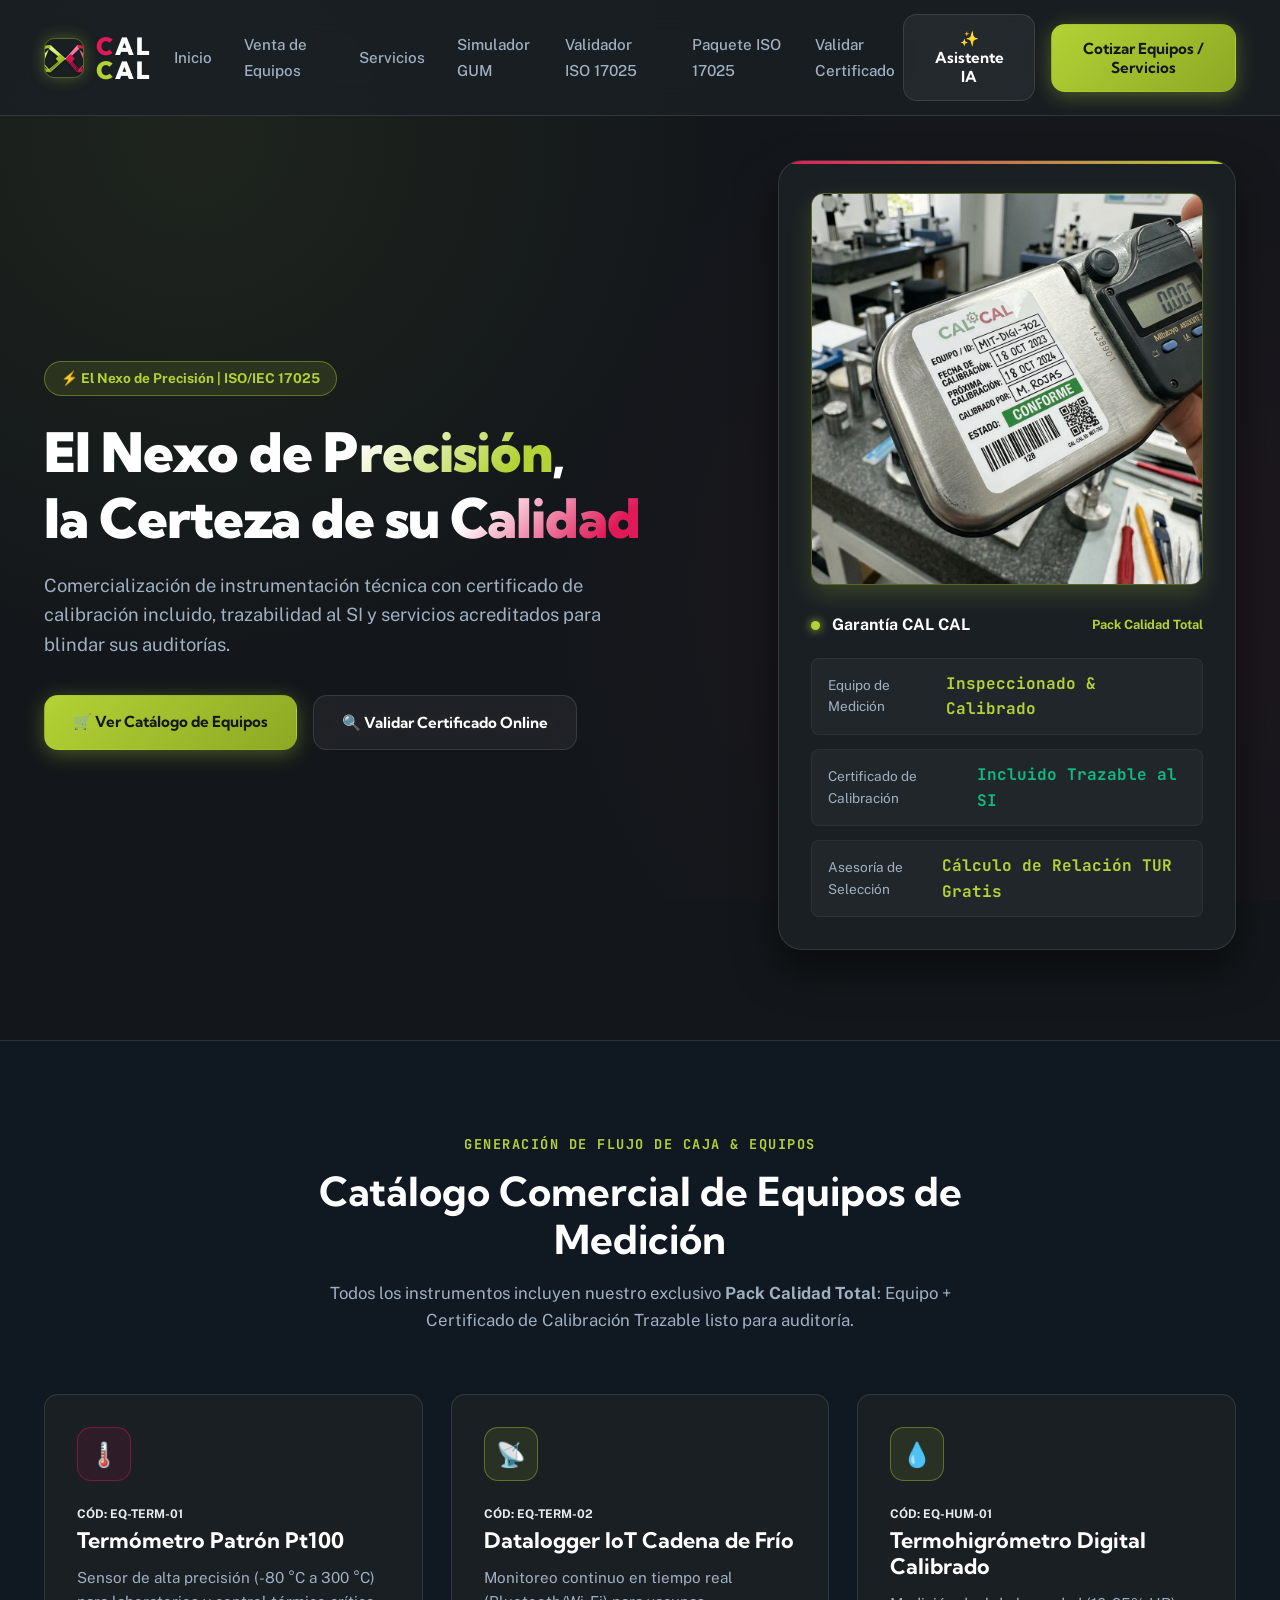
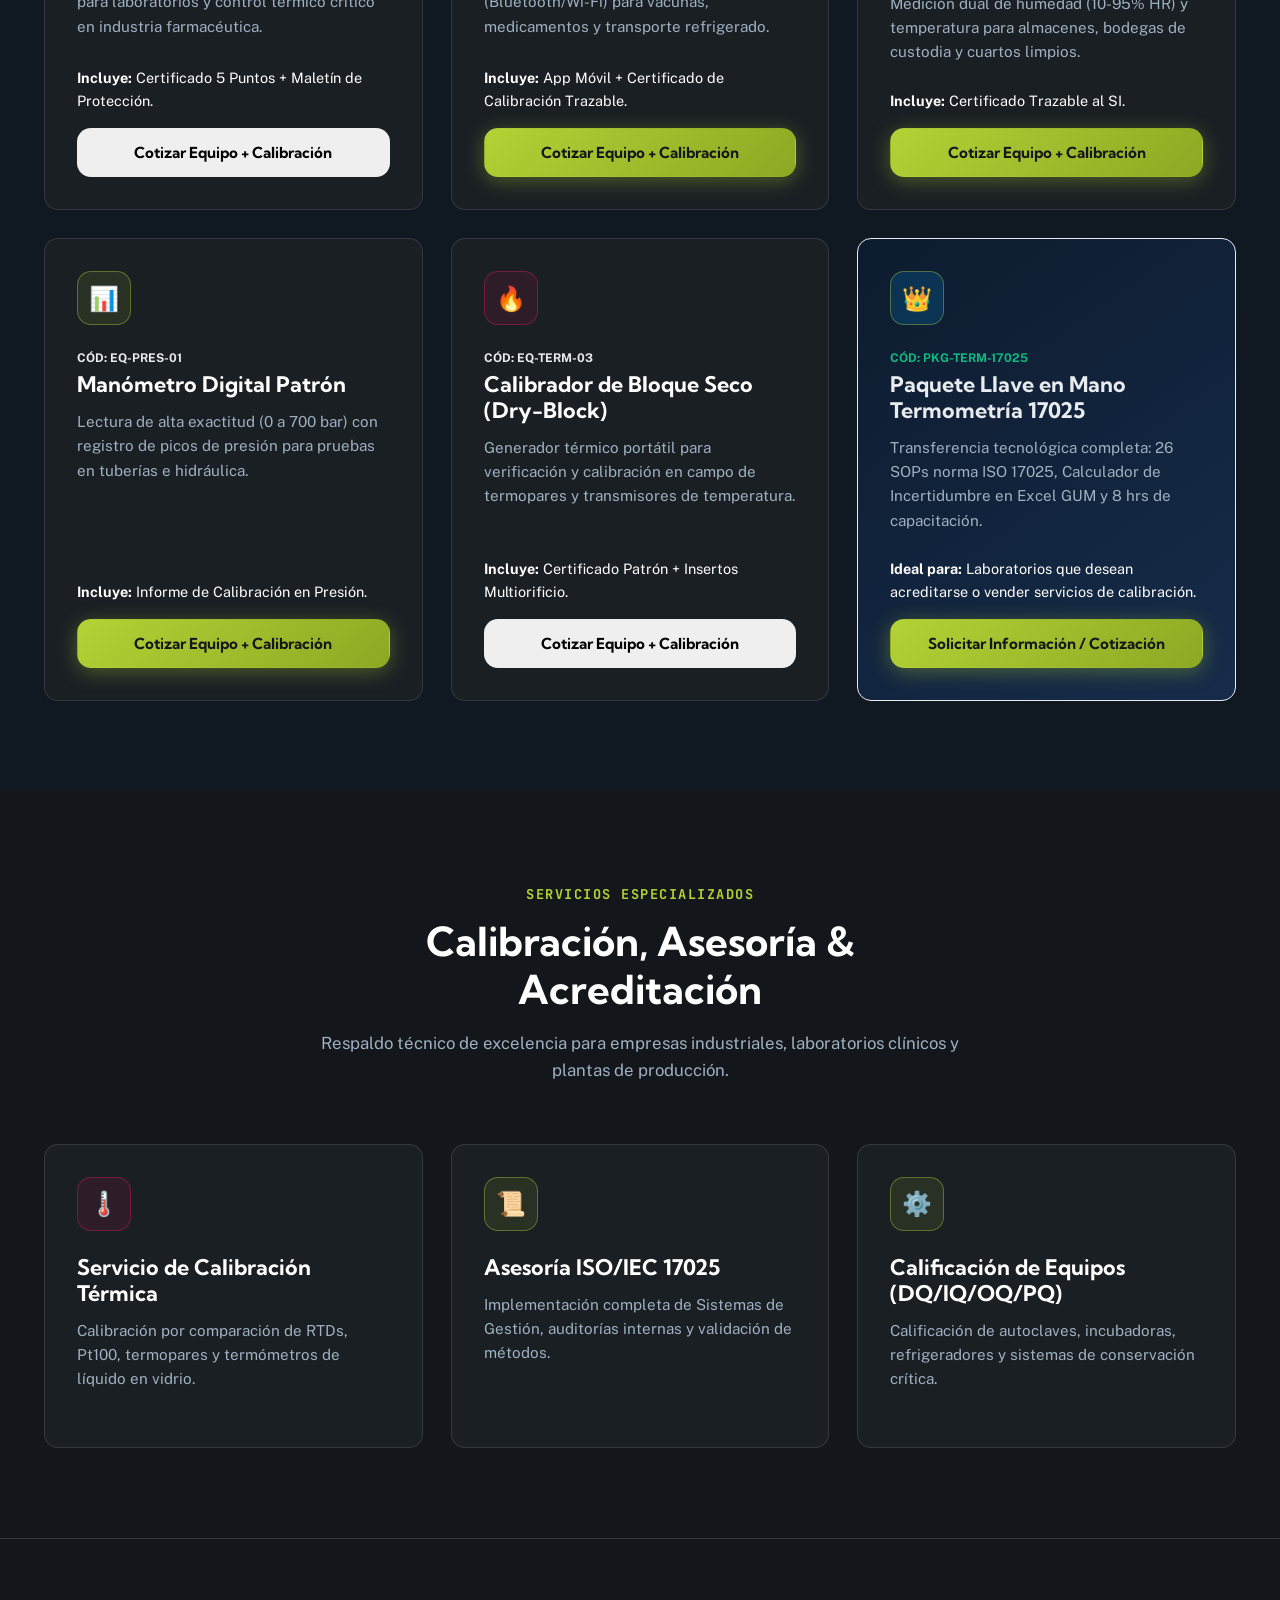
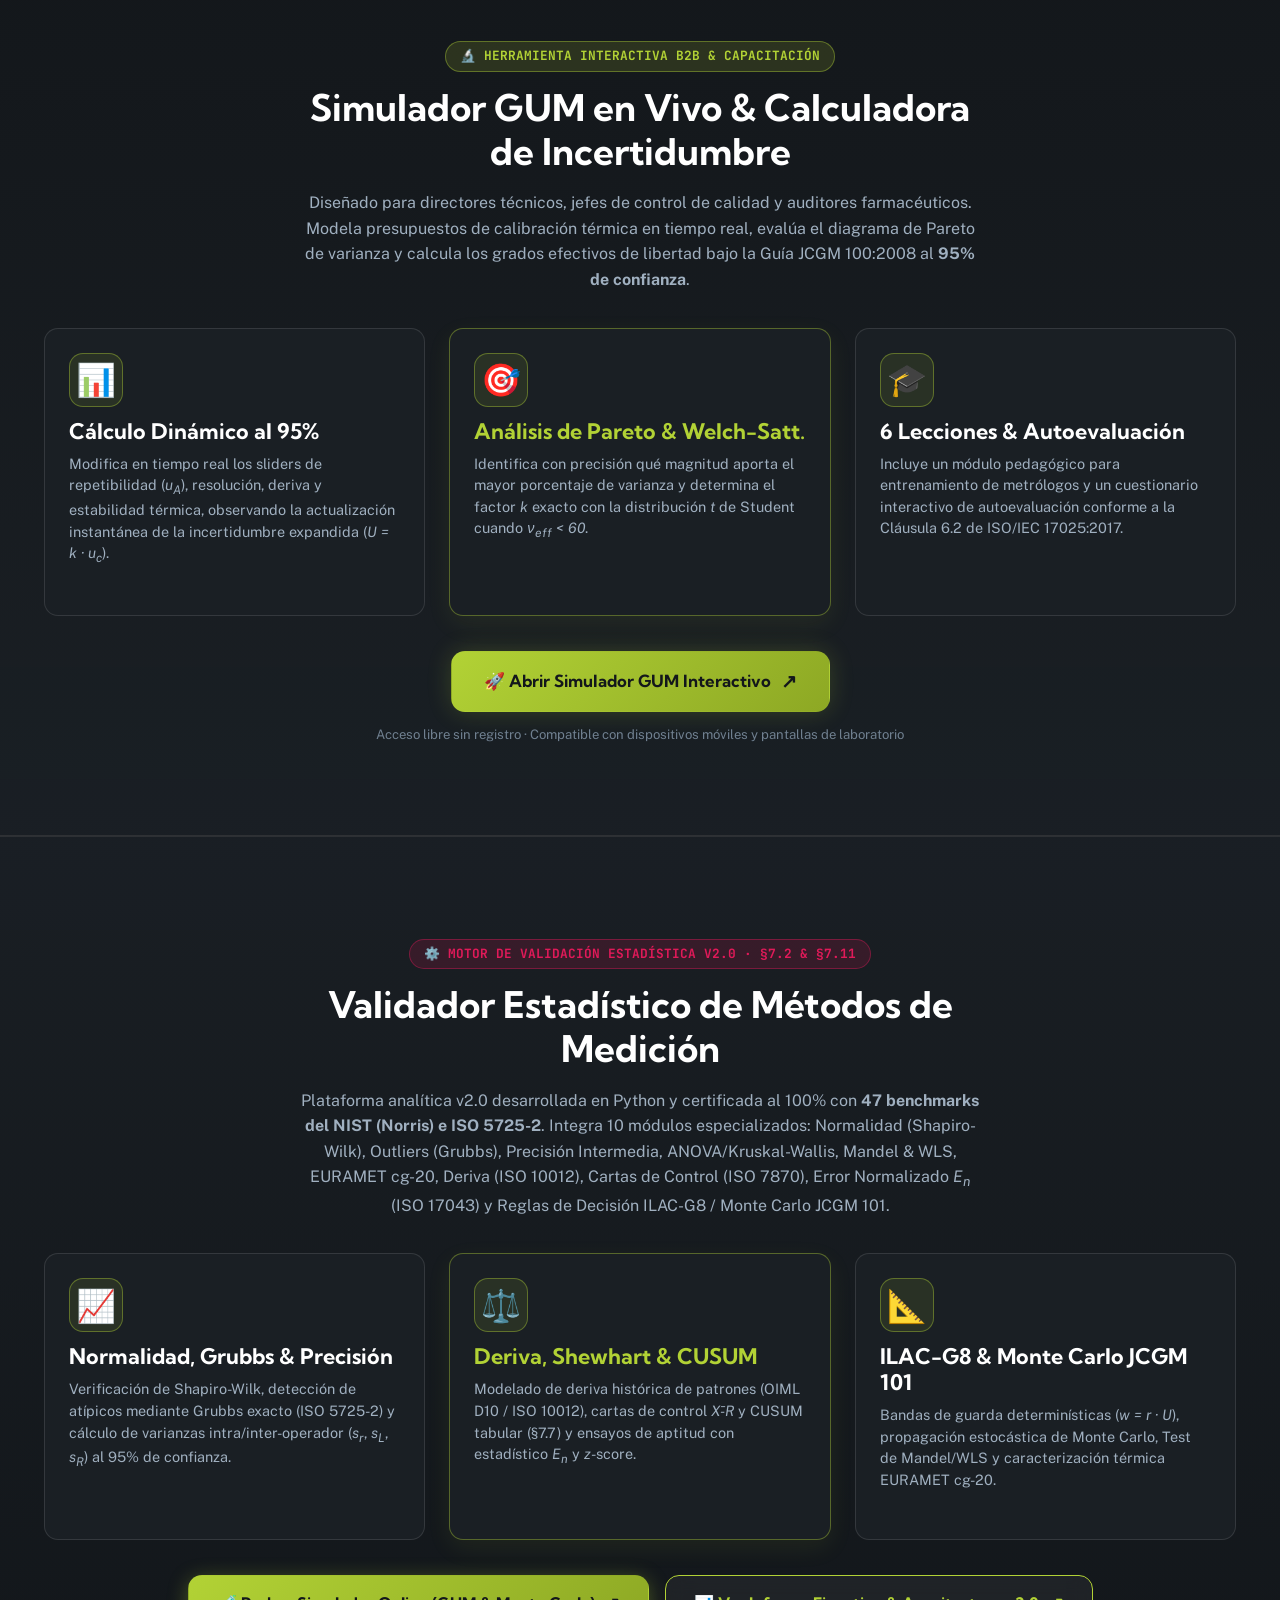
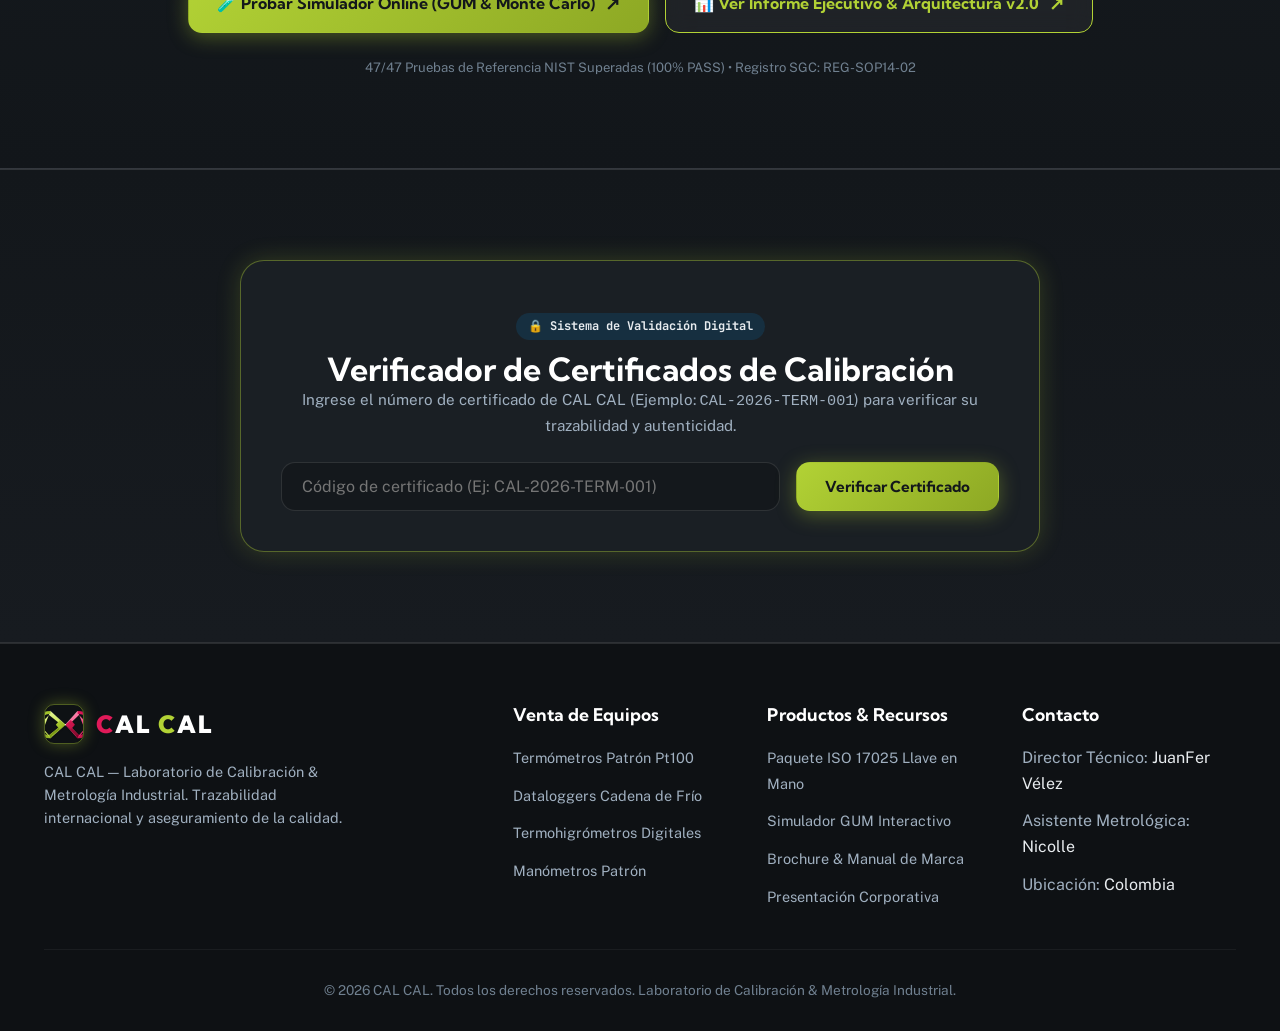
<file: index.html>
<!DOCTYPE html>
<html lang="es">
<head>
  <meta charset="UTF-8">
  <meta name="viewport" content="width=device-width, initial-scale=1.0">
  <title>CAL CAL — Laboratorio de Calibración & Metrología Industrial</title>
  <meta name="description" content="CAL CAL: Venta de equipos de medición con certificado de calibración incluido, servicios de calibración bajo ISO/IEC 17025 y asesorías metrológicas.">
  <link rel="stylesheet" href="styles.css">
  <link rel="icon" type="image/svg+xml" href="assets/calcal_favicon.svg">
</head>
<body>

  <!-- Header / Nav -->
  <header class="header">
    <div class="container">
      <div class="nav-wrapper">
        <a href="#" class="brand-logo" id="brand-logo-link">
          <img src="assets/calcal_isotipo_infinito.svg" alt="CAL CAL Isotipo" class="brand-logo-img">
          <span class="brand-logo-text"><span class="c-fuchsia">C</span>AL <span class="c-lime">C</span>AL</span>
        </a>

        <ul class="nav-links">
          <li><a href="#inicio">Inicio</a></li>
          <li><a href="#equipos">Venta de Equipos</a></li>
          <li><a href="#servicios">Servicios</a></li>
          <li><a href="#simulador-gum">Simulador GUM</a></li>
          <li><a href="#validador-metodos">Validador ISO 17025</a></li>
          <li><a href="#paquete-termometria">Paquete ISO 17025</a></li>
          <li><a href="#verificador">Validar Certificado</a></li>
        </ul>

        <div class="nav-actions">
          <button class="btn btn-secondary" id="btn-open-assistant">
            ✨ Asistente IA
          </button>
          <button class="btn btn-primary" id="btn-open-quote">
            Cotizar Equipos / Servicios
          </button>
        </div>
      </div>
    </div>
  </header>

  <!-- Hero Section -->
  <section class="hero" id="inicio">
    <div class="container">
      <div class="hero-grid">
        <div class="hero-content">
          <div class="hero-tag">
            <span>⚡ El Nexo de Precisión | ISO/IEC 17025</span>
          </div>
          <h1 class="hero-title">
            El Nexo de <span class="text-gradient">Precisión</span>,<br>
            la Certeza de su <span class="text-gradient-fuchsia">Calidad</span>
          </h1>
          <p class="hero-subtitle">
            Comercialización de instrumentación técnica con certificado de calibración incluido, trazabilidad al SI y servicios acreditados para blindar sus auditorías.
          </p>
          <div class="hero-actions">
            <a href="#equipos" class="btn btn-primary">
              🛒 Ver Catálogo de Equipos
            </a>
            <button class="btn btn-secondary" id="hero-btn-cert">
              🔍 Validar Certificado Online
            </button>
          </div>
        </div>

        <div class="hero-card-preview">
          <img src="assets/calcal_etiqueta_calibracion_ejemplo.jpg" alt="CAL CAL Instrumento Calibrado" style="width:100%; border-radius:12px; margin-bottom:20px; border:1px solid var(--border-lime); box-shadow:0 10px 25px rgba(178,210,53,0.2);">
          
          <div class="preview-header">
            <div>
              <span class="status-dot"></span>
              <strong style="margin-left: 8px; color: var(--text-bright);">Garantía CAL CAL</strong>
            </div>
            <span style="font-size: 0.8rem; font-weight: bold; color: var(--primary-lime);">Pack Calidad Total</span>
          </div>

          <div class="metrics-list">
            <div class="metric-item">
              <span class="metric-label">Equipo de Medición</span>
              <span class="metric-value">Inspeccionado & Calibrado</span>
            </div>
            <div class="metric-item">
              <span class="metric-label">Certificado de Calibración</span>
              <span class="metric-value" style="color: #10B981;">Incluido Trazable al SI</span>
            </div>
            <div class="metric-item">
              <span class="metric-label">Asesoría de Selección</span>
              <span class="metric-value">Cálculo de Relación TUR Gratis</span>
            </div>
          </div>
        </div>
      </div>
    </div>
  </section>

  <!-- CATÁLOGO DE EQUIPOS SECCIÓN -->
  <section class="section" id="equipos" style="background: rgba(13, 27, 46, 0.4); border-top: 1px solid var(--border-glass);">
    <div class="container">
      <div class="section-title-wrapper">
        <span class="section-subtitle">Generación de Flujo de Caja & Equipos</span>
        <h2 class="section-title">Catálogo Comercial de Equipos de Medición</h2>
        <p class="section-desc">
          Todos los instrumentos incluyen nuestro exclusivo <strong>Pack Calidad Total</strong>: Equipo + Certificado de Calibración Trazable listo para auditoría.
        </p>
      </div>

      <div class="services-grid">
        <!-- Equipo 1: Termómetro Patrón Pt100 -->
        <div class="service-card service-card-thermal">
          <div class="service-icon">🌡️</div>
          <span style="font-size:0.75rem; color:var(--accent-thermal); font-weight:bold;">CÓD: EQ-TERM-01</span>
          <h3 style="margin-top:4px;">Termómetro Patrón Pt100</h3>
          <p>
            Sensor de alta precisión (-80 °C a 300 °C) para laboratorios y control térmico crítico en industria farmacéutica.
          </p>
          <div style="margin-bottom:16px; font-size:0.9rem; color:var(--text-bright);">
            <strong>Incluye:</strong> Certificado 5 Puntos + Maletín de Protección.
          </div>
          <button class="btn btn-thermal btn-quote-item" data-item="EQ-TERM-01: Termómetro Patrón Pt100">
            Cotizar Equipo + Calibración
          </button>
        </div>

        <!-- Equipo 2: Datalogger IoT Cadena de Frío -->
        <div class="service-card">
          <div class="service-icon">📡</div>
          <span style="font-size:0.75rem; color:var(--accent-cyan); font-weight:bold;">CÓD: EQ-TERM-02</span>
          <h3 style="margin-top:4px;">Datalogger IoT Cadena de Frío</h3>
          <p>
            Monitoreo continuo en tiempo real (Bluetooth/Wi-Fi) para vacunas, medicamentos y transporte refrigerado.
          </p>
          <div style="margin-bottom:16px; font-size:0.9rem; color:var(--text-bright);">
            <strong>Incluye:</strong> App Móvil + Certificado de Calibración Trazable.
          </div>
          <button class="btn btn-primary btn-quote-item" data-item="EQ-TERM-02: Datalogger IoT Cadena de Frío">
            Cotizar Equipo + Calibración
          </button>
        </div>

        <!-- Equipo 3: Termohigrómetro Digital -->
        <div class="service-card">
          <div class="service-icon">💧</div>
          <span style="font-size:0.75rem; color:var(--accent-cyan); font-weight:bold;">CÓD: EQ-HUM-01</span>
          <h3 style="margin-top:4px;">Termohigrómetro Digital Calibrado</h3>
          <p>
            Medición dual de humedad (10-95% HR) y temperatura para almacenes, bodegas de custodia y cuartos limpios.
          </p>
          <div style="margin-bottom:16px; font-size:0.9rem; color:var(--text-bright);">
            <strong>Incluye:</strong> Certificado Trazable al SI.
          </div>
          <button class="btn btn-primary btn-quote-item" data-item="EQ-HUM-01: Termohigrómetro Digital Calibrado">
            Cotizar Equipo + Calibración
          </button>
        </div>

        <!-- Equipo 4: Manómetro Digital Patrón -->
        <div class="service-card">
          <div class="service-icon">📊</div>
          <span style="font-size:0.75rem; color:var(--accent-cyan); font-weight:bold;">CÓD: EQ-PRES-01</span>
          <h3 style="margin-top:4px;">Manómetro Digital Patrón</h3>
          <p>
            Lectura de alta exactitud (0 a 700 bar) con registro de picos de presión para pruebas en tuberías e hidráulica.
          </p>
          <div style="margin-bottom:16px; font-size:0.9rem; color:var(--text-bright);">
            <strong>Incluye:</strong> Informe de Calibración en Presión.
          </div>
          <button class="btn btn-primary btn-quote-item" data-item="EQ-PRES-01: Manómetro Digital Patrón">
            Cotizar Equipo + Calibración
          </button>
        </div>

        <!-- Equipo 5: Calibrador Bloque Seco Portátil -->
        <div class="service-card service-card-thermal">
          <div class="service-icon">🔥</div>
          <span style="font-size:0.75rem; color:var(--accent-thermal); font-weight:bold;">CÓD: EQ-TERM-03</span>
          <h3 style="margin-top:4px;">Calibrador de Bloque Seco (Dry-Block)</h3>
          <p>
            Generador térmico portátil para verificación y calibración en campo de termopares y transmisores de temperatura.
          </p>
          <div style="margin-bottom:16px; font-size:0.9rem; color:var(--text-bright);">
            <strong>Incluye:</strong> Certificado Patrón + Insertos Multiorificio.
          </div>
          <button class="btn btn-thermal btn-quote-item" data-item="EQ-TERM-03: Calibrador Bloque Seco Portátil">
            Cotizar Equipo + Calibración
          </button>
        </div>

        <!-- PRODUCTO MAXIMO VALOR: Paquete ISO 17025 Llave en Mano -->
        <div class="service-card" id="paquete-termometria" style="border-color: var(--accent-cyan); background: linear-gradient(145deg, #0D1B2E, #162C4A);">
          <div class="service-icon" style="background: rgba(0,141,218,0.2);">👑</div>
          <span style="font-size:0.75rem; color:#10B981; font-weight:bold;">CÓD: PKG-TERM-17025</span>
          <h3 style="margin-top:4px; color: var(--accent-cyan);">Paquete Llave en Mano Termometría 17025</h3>
          <p>
            Transferencia tecnológica completa: 26 SOPs norma ISO 17025, Calculador de Incertidumbre en Excel GUM y 8 hrs de capacitación.
          </p>
          <div style="margin-bottom:16px; font-size:0.9rem; color:var(--text-bright);">
            <strong>Ideal para:</strong> Laboratorios que desean acreditarse o vender servicios de calibración.
          </div>
          <button class="btn btn-primary btn-quote-item" data-item="PKG-TERM-17025: Paquete Llave en Mano Termometría ISO 17025">
            Solicitar Información / Cotización
          </button>
        </div>
      </div>
    </div>
  </section>

  <!-- Servicios Metrológicos Sección -->
  <section class="section" id="servicios">
    <div class="container">
      <div class="section-title-wrapper">
        <span class="section-subtitle">Servicios Especializados</span>
        <h2 class="section-title">Calibración, Asesoría & Acreditación</h2>
        <p class="section-desc">
          Respaldo técnico de excelencia para empresas industriales, laboratorios clínicos y plantas de producción.
        </p>
      </div>

      <div class="services-grid">
        <div class="service-card service-card-thermal">
          <div class="service-icon">🌡️</div>
          <h3>Servicio de Calibración Térmica</h3>
          <p>Calibración por comparación de RTDs, Pt100, termopares y termómetros de líquido en vidrio.</p>
        </div>

        <div class="service-card">
          <div class="service-icon">📜</div>
          <h3>Asesoría ISO/IEC 17025</h3>
          <p>Implementación completa de Sistemas de Gestión, auditorías internas y validación de métodos.</p>
        </div>

        <div class="service-card">
          <div class="service-icon">⚙️</div>
          <h3>Calificación de Equipos (DQ/IQ/OQ/PQ)</h3>
          <p>Calificación de autoclaves, incubadoras, refrigeradores y sistemas de conservación crítica.</p>
        </div>
      </div>
    </div>
  </section>

  <!-- Simulador GUM Interactivo B2B Section -->
  <section class="section" id="simulador-gum" style="background: linear-gradient(180deg, rgba(19, 23, 27, 0.95) 0%, rgba(26, 31, 36, 0.98) 100%); border-top: 1px solid var(--border-glass); border-bottom: 1px solid var(--border-glass);">
    <div class="container">
      <div class="section-title-wrapper" style="text-align: center; margin-bottom: 35px;">
        <span class="service-badge" style="background: rgba(178, 210, 53, 0.15); color: var(--primary-lime); border: 1px solid var(--border-lime); padding: 4px 14px; border-radius: 20px; font-weight: 700; font-size: 0.8rem; text-transform: uppercase;">
          🔬 Herramienta Interactiva B2B & Capacitación
        </span>
        <h2 class="section-title" style="margin-top: 14px; font-size: 2.3rem;">Simulador GUM en Vivo & Calculadora de Incertidumbre</h2>
        <p class="section-desc" style="max-width: 800px; margin: 0 auto; color: var(--text-muted); font-size: 1rem; line-height: 1.6;">
          Diseñado para directores técnicos, jefes de control de calidad y auditores farmacéuticos. Modela presupuestos de calibración térmica en tiempo real, evalúa el diagrama de Pareto de varianza y calcula los grados efectivos de libertad bajo la Guía JCGM 100:2008 al <strong>95% de confianza</strong>.
        </p>
      </div>

      <div class="services-grid" style="grid-template-columns: repeat(auto-fit, minmax(300px, 1fr)); gap: 24px; margin-bottom: 35px;">
        <div class="service-card" style="background: var(--bg-card); border: 1px solid var(--border-glass); border-radius: var(--radius-md); padding: 24px;">
          <div class="service-icon" style="font-size: 2rem; margin-bottom: 12px;">📊</div>
          <h3 style="color: var(--text-bright); margin-bottom: 8px;">Cálculo Dinámico al 95%</h3>
          <p style="color: var(--text-muted); font-size: 0.9rem; line-height: 1.5;">
            Modifica en tiempo real los sliders de repetibilidad (<i>u<sub>A</sub></i>), resolución, deriva y estabilidad térmica, observando la actualización instantánea de la incertidumbre expandida (<i>U = k · u<sub>c</sub></i>).
          </p>
        </div>

        <div class="service-card" style="background: var(--bg-card); border: 1px solid var(--border-lime); border-radius: var(--radius-md); padding: 24px; box-shadow: 0 8px 25px rgba(178, 210, 53, 0.08);">
          <div class="service-icon" style="font-size: 2rem; margin-bottom: 12px;">🎯</div>
          <h3 style="color: var(--primary-lime); margin-bottom: 8px;">Análisis de Pareto & Welch-Satt.</h3>
          <p style="color: var(--text-muted); font-size: 0.9rem; line-height: 1.5;">
            Identifica con precisión qué magnitud aporta el mayor porcentaje de varianza y determina el factor <i>k</i> exacto con la distribución <i>t</i> de Student cuando <i>ν<sub>eff</sub> &lt; 60</i>.
          </p>
        </div>

        <div class="service-card" style="background: var(--bg-card); border: 1px solid var(--border-glass); border-radius: var(--radius-md); padding: 24px;">
          <div class="service-icon" style="font-size: 2rem; margin-bottom: 12px;">🎓</div>
          <h3 style="color: var(--text-bright); margin-bottom: 8px;">6 Lecciones & Autoevaluación</h3>
          <p style="color: var(--text-muted); font-size: 0.9rem; line-height: 1.5;">
            Incluye un módulo pedagógico para entrenamiento de metrólogos y un cuestionario interactivo de autoevaluación conforme a la Cláusula 6.2 de ISO/IEC 17025:2017.
          </p>
        </div>
      </div>

      <div style="text-align: center;">
        <a href="simulador/index.html" target="_blank" class="btn btn-primary" style="display: inline-flex; align-items: center; gap: 10px; padding: 14px 32px; font-size: 1.05rem; font-weight: 700; border-radius: var(--radius-md); text-decoration: none; box-shadow: var(--shadow-glow);">
          <span>🚀 Abrir Simulador GUM Interactivo</span>
          <span style="font-size: 1.2rem;">↗</span>
        </a>
        <div style="margin-top: 12px; font-size: 0.82rem; color: var(--text-dim);">
          Acceso libre sin registro · Compatible con dispositivos móviles y pantallas de laboratorio
        </div>
      </div>
    </div>
  </section>

  <!-- Validador Estadístico Metrológico ISO 17025 Section -->
  <section class="section" id="validador-metodos" style="background: linear-gradient(180deg, rgba(26, 31, 36, 0.98) 0%, rgba(18, 22, 26, 1) 100%); border-top: 1px solid var(--border-glass); border-bottom: 1px solid var(--border-glass);">
    <div class="container">
      <div class="section-title-wrapper" style="text-align: center; margin-bottom: 35px;">
        <span class="service-badge" style="background: rgba(224, 26, 89, 0.15); color: var(--primary-fuchsia); border: 1px solid rgba(224, 26, 89, 0.4); padding: 4px 14px; border-radius: 20px; font-weight: 700; font-size: 0.8rem; text-transform: uppercase;">
          ⚙️ Motor de Validación Estadística v2.0 · §7.2 & §7.11
        </span>
        <h2 class="section-title" style="margin-top: 14px; font-size: 2.3rem;">Validador Estadístico de Métodos de Medición</h2>
        <p class="section-desc" style="max-width: 800px; margin: 0 auto; color: var(--text-muted); font-size: 1rem; line-height: 1.6;">
          Plataforma analítica v2.0 desarrollada en Python y certificada al 100% con <strong>47 benchmarks del NIST (Norris) e ISO 5725-2</strong>. Integra 10 módulos especializados: Normalidad (Shapiro-Wilk), Outliers (Grubbs), Precisión Intermedia, ANOVA/Kruskal-Wallis, Mandel &amp; WLS, EURAMET cg-20, Deriva (ISO 10012), Cartas de Control (ISO 7870), Error Normalizado <i>E<sub>n</sub></i> (ISO 17043) y Reglas de Decisión ILAC-G8 / Monte Carlo JCGM 101.
        </p>
      </div>

      <div class="services-grid" style="grid-template-columns: repeat(auto-fit, minmax(280px, 1fr)); gap: 24px; margin-bottom: 35px;">
        <div class="service-card" style="background: var(--bg-card); border: 1px solid var(--border-glass); border-radius: var(--radius-md); padding: 24px;">
          <div class="service-icon" style="font-size: 2rem; margin-bottom: 12px;">📈</div>
          <h3 style="color: var(--text-bright); margin-bottom: 8px;">Normalidad, Grubbs & Precisión</h3>
          <p style="color: var(--text-muted); font-size: 0.9rem; line-height: 1.5;">
            Verificación de Shapiro-Wilk, detección de atípicos mediante Grubbs exacto (ISO 5725-2) y cálculo de varianzas intra/inter-operador (<i>s<sub>r</sub></i>, <i>s<sub>L</sub></i>, <i>s<sub>R</sub></i>) al 95% de confianza.
          </p>
        </div>

        <div class="service-card" style="background: var(--bg-card); border: 1px solid var(--border-lime); border-radius: var(--radius-md); padding: 24px; box-shadow: 0 8px 25px rgba(178, 210, 53, 0.08);">
          <div class="service-icon" style="font-size: 2rem; margin-bottom: 12px;">⚖️</div>
          <h3 style="color: var(--primary-lime); margin-bottom: 8px;">Deriva, Shewhart & CUSUM</h3>
          <p style="color: var(--text-muted); font-size: 0.9rem; line-height: 1.5;">
            Modelado de deriva histórica de patrones (OIML D10 / ISO 10012), cartas de control <i>X̄-R</i> y CUSUM tabular (§7.7) y ensayos de aptitud con estadístico <i>E<sub>n</sub></i> y <i>z</i>-score.
          </p>
        </div>

        <div class="service-card" style="background: var(--bg-card); border: 1px solid var(--border-glass); border-radius: var(--radius-md); padding: 24px;">
          <div class="service-icon" style="font-size: 2rem; margin-bottom: 12px;">📐</div>
          <h3 style="color: var(--text-bright); margin-bottom: 8px;">ILAC-G8 & Monte Carlo JCGM 101</h3>
          <p style="color: var(--text-muted); font-size: 0.9rem; line-height: 1.5;">
            Bandas de guarda determinísticas (<i>w = r · U</i>), propagación estocástica de Monte Carlo, Test de Mandel/WLS y caracterización térmica EURAMET cg-20.
          </p>
        </div>
      </div>

      <div style="text-align: center; display: flex; justify-content: center; gap: 16px; flex-wrap: wrap;">
        <a href="simulador/index.html" target="_blank" class="btn btn-primary" style="display: inline-flex; align-items: center; gap: 10px; padding: 14px 28px; font-size: 1rem; font-weight: 700; border-radius: var(--radius-md); text-decoration: none;">
          <span>🧪 Probar Simulador Online (GUM & Monte Carlo)</span>
          <span style="font-size: 1.1rem;">↗</span>
        </a>
        <a href="informe_ejecutivo.html" target="_blank" class="btn btn-secondary" style="display: inline-flex; align-items: center; gap: 10px; padding: 14px 28px; font-size: 1rem; font-weight: 700; border-radius: var(--radius-md); text-decoration: none; border: 1px solid var(--primary-lime); color: var(--primary-lime);">
          <span>📊 Ver Informe Ejecutivo & Arquitectura v2.0</span>
          <span style="font-size: 1.1rem;">↗</span>
        </a>
        <div style="width: 100%; margin-top: 8px; font-size: 0.82rem; color: var(--text-dim);">
          47/47 Pruebas de Referencia NIST Superadas (100% PASS) &bull; Registro SGC: REG-SOP14-02
        </div>
      </div>
    </div>
  </section>

  <!-- Certificate Validator Section -->
  <section class="section validator-section" id="verificador">
    <div class="container">
      <div class="validator-box">
        <div style="text-align: center; margin-bottom: 20px;">
          <span class="service-badge" style="background: rgba(0, 141, 218, 0.15); color: var(--accent-cyan);">
            🔒 Sistema de Validación Digital
          </span>
          <h2 style="font-size: 2rem; margin-top: 10px;">Verificador de Certificados de Calibración</h2>
          <p style="color: var(--text-muted); font-size: 0.95rem;">
            Ingrese el número de certificado de CAL CAL (Ejemplo: <code>CAL-2026-TERM-001</code>) para verificar su trazabilidad y autenticidad.
          </p>
        </div>

        <form class="validator-form" id="form-validator">
          <input type="text" class="validator-input" id="input-cert-code" placeholder="Código de certificado (Ej: CAL-2026-TERM-001)" required>
          <button type="submit" class="btn btn-primary" id="btn-search-cert">
            Verificar Certificado
          </button>
        </form>

        <div class="validator-result" id="validator-result">
          <!-- Dinámico mediante JS -->
        </div>
      </div>
    </div>
  </section>

  <!-- Modal Asistente Metrológico IA -->
  <div class="modal-overlay" id="modal-assistant">
    <div class="modal-container">
      <button class="modal-close" id="close-modal-assistant">&times;</button>
      <div style="display: flex; align-items: center; gap: 10px; margin-bottom: 8px;">
        <span style="font-size: 1.5rem;">🤖</span>
        <h3>Asistente Metrológico CAL CAL (Gemini AI)</h3>
      </div>
      <p style="font-size: 0.85rem; color: var(--text-muted);">
        Resuelve tus dudas sobre calibración de termómetros, requisitos ISO/IEC 17025 e incertidumbre en tiempo real.
      </p>

      <div class="chat-box">
        <div class="chat-messages" id="chat-messages">
          <div class="chat-msg chat-msg-bot">
            ¡Hola! Soy <strong>Nicolle</strong>, el Asistente de IA de CAL CAL. ¿En qué te puedo asesorar hoy sobre venta de equipos, calibración o ISO 17025?
          </div>
        </div>
        <form class="chat-input-area" id="chat-form">
          <input type="text" class="chat-input" id="chat-input" placeholder="Escribe tu consulta (Ej: ¿Qué incluye el Pack Calidad Total de equipos?)..." required>
          <button type="submit" class="btn btn-primary" style="padding: 8px 16px; font-size: 0.85rem;">Enviar</button>
        </form>
      </div>
    </div>
  </div>

  <!-- Modal Cotización -->
  <div class="modal-overlay" id="modal-quote">
    <div class="modal-container">
      <button class="modal-close" id="close-modal-quote">&times;</button>
      <h3 style="margin-bottom: 8px;">Solicitud de Cotización Comercial</h3>
      <p style="font-size: 0.85rem; color: var(--text-muted); margin-bottom: 20px;">
        Completa los datos para recibir una oferta ejecutiva inmediata con certificado de calibración incluido.
      </p>

      <form id="form-quote" style="display: flex; flex-direction: column; gap: 16px;">
        <div>
          <label style="font-size: 0.85rem; color: var(--text-muted); display: block; margin-bottom: 6px;">Nombre o Empresa:</label>
          <input type="text" class="validator-input" style="width:100%" placeholder="Ej: Laboratorio BioCalid S.A.S" required>
        </div>
        <div>
          <label style="font-size: 0.85rem; color: var(--text-muted); display: block; margin-bottom: 6px;">Correo Electrónico / WhatsApp:</label>
          <input type="email" class="validator-input" style="width:100%" placeholder="ejemplo@empresa.com" required>
        </div>
        <div>
          <label style="font-size: 0.85rem; color: var(--text-muted); display: block; margin-bottom: 6px;">Item o Servicio a Cotizar:</label>
          <input type="text" class="validator-input" id="quote-item-selected" style="width:100%" placeholder="Ej: EQ-TERM-01 Termómetro Patrón Pt100" required>
        </div>
        <div>
          <label style="font-size: 0.85rem; color: var(--text-muted); display: block; margin-bottom: 6px;">Cantidad / Observaciones:</label>
          <textarea class="validator-input" style="width:100%; height:70px; resize:none;" placeholder="Indique cantidad requerida o especificaciones adicionales..."></textarea>
        </div>
        <button type="submit" class="btn btn-primary" style="width: 100%;">Enviar Solicitud de Cotización</button>
      </form>
    </div>
  </div>

  <!-- Footer -->
  <footer class="footer">
    <div class="container">
      <div class="footer-grid">
        <div class="footer-col">
          <div class="brand-logo" style="margin-bottom: 16px;">
            <img src="assets/calcal_isotipo_infinito.svg" alt="CAL CAL Isotipo" class="brand-logo-img">
            <span class="brand-logo-text"><span class="c-fuchsia">C</span>AL <span class="c-lime">C</span>AL</span>
          </div>
          <p style="color: var(--text-muted); font-size: 0.9rem; max-width: 320px;">
            CAL CAL — Laboratorio de Calibración & Metrología Industrial. Trazabilidad internacional y aseguramiento de la calidad.
          </p>
        </div>

        <div class="footer-col">
          <h4>Venta de Equipos</h4>
          <ul class="footer-links">
            <li><a href="#equipos">Termómetros Patrón Pt100</a></li>
            <li><a href="#equipos">Dataloggers Cadena de Frío</a></li>
            <li><a href="#equipos">Termohigrómetros Digitales</a></li>
            <li><a href="#equipos">Manómetros Patrón</a></li>
          </ul>
        </div>

        <div class="footer-col">
          <h4>Productos & Recursos</h4>
          <ul class="footer-links">
            <li><a href="#paquete-termometria">Paquete ISO 17025 Llave en Mano</a></li>
            <li><a href="simulador/index.html" target="_blank">Simulador GUM Interactivo</a></li>
            <li><a href="brochure.html" target="_blank">Brochure & Manual de Marca</a></li>
            <li><a href="presentacion.html" target="_blank">Presentación Corporativa</a></li>
          </ul>
        </div>

        <div class="footer-col">
          <h4>Contacto</h4>
          <ul class="footer-links">
            <li><span style="color: var(--text-muted);">Director Técnico:</span> JuanFer Vélez</li>
            <li><span style="color: var(--text-muted);">Asistente Metrológica:</span> Nicolle</li>
            <li><span style="color: var(--text-muted);">Ubicación:</span> Colombia</li>
          </ul>
        </div>
      </div>

      <div class="footer-bottom">
        &copy; 2026 CAL CAL. Todos los derechos reservados. Laboratorio de Calibración & Metrología Industrial.
      </div>
    </div>
  </footer>

  <script src="app.js"></script>
</body>
</html>
</file>
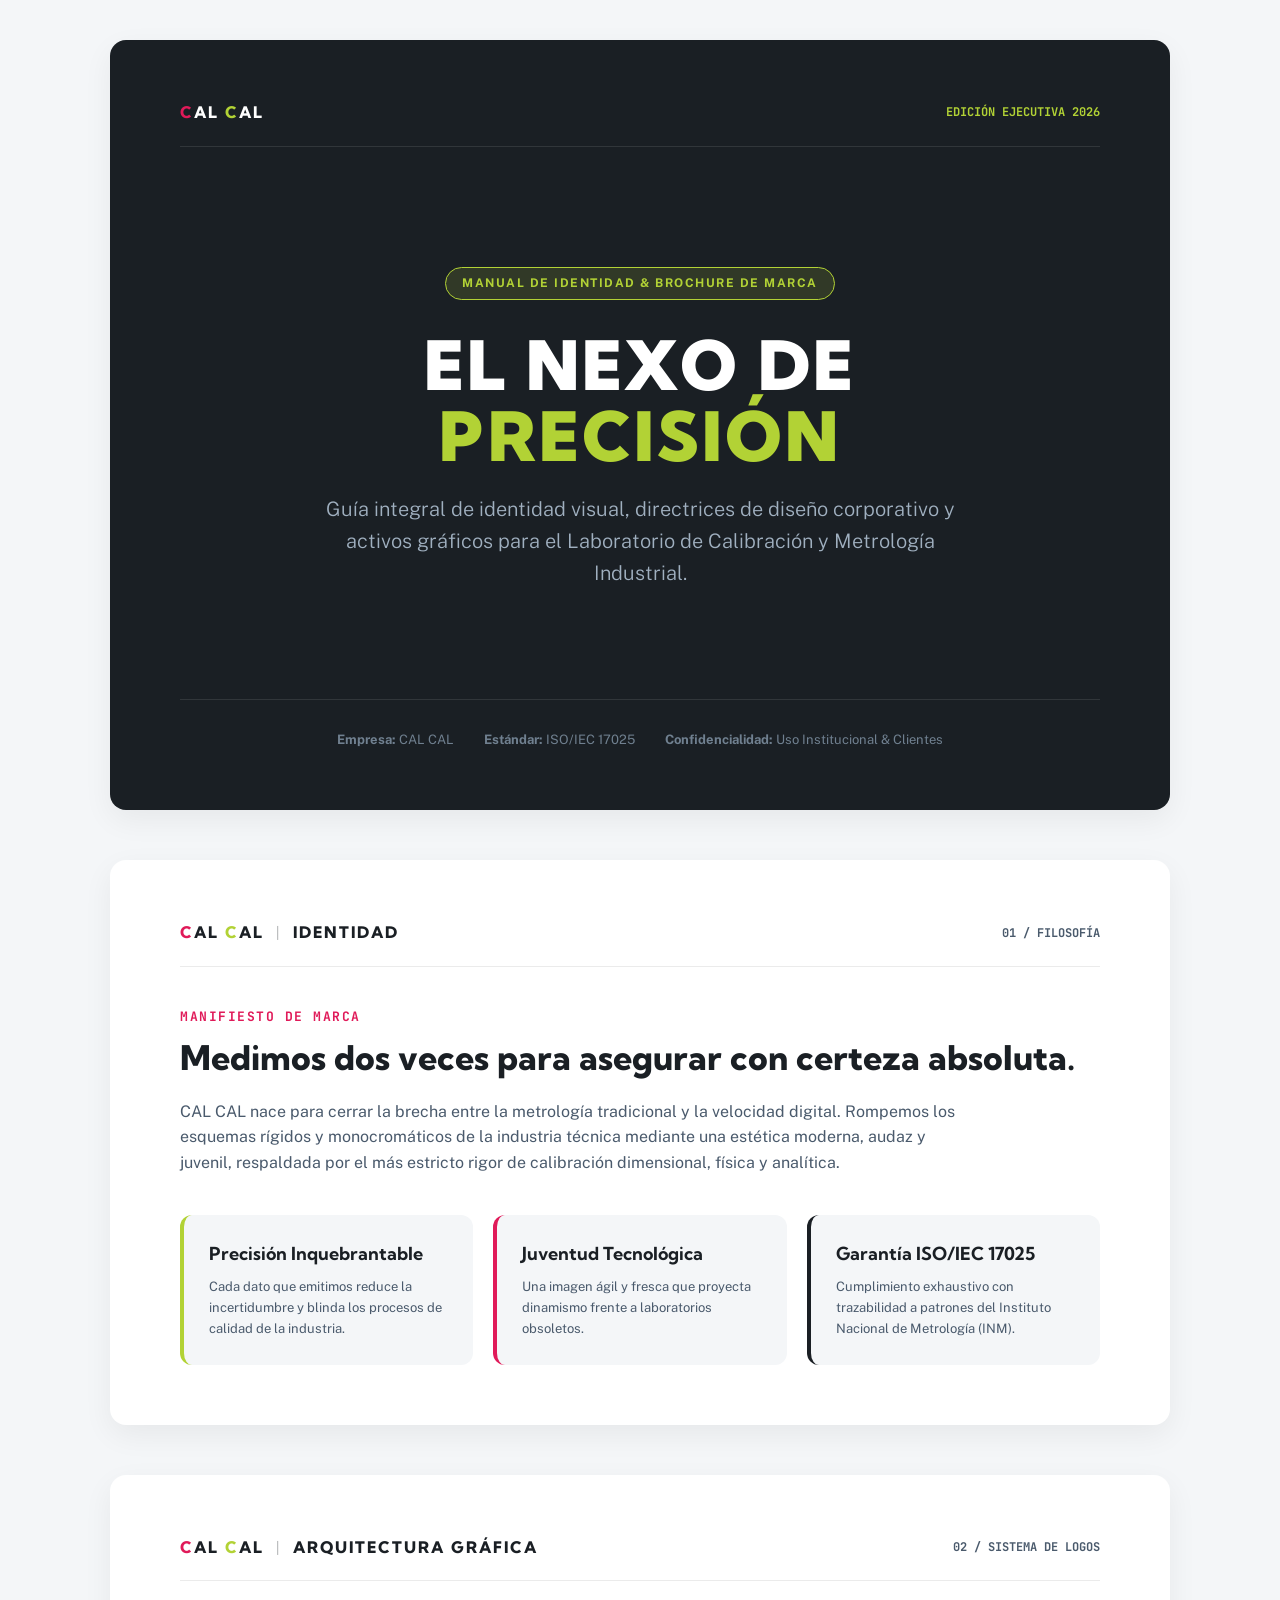
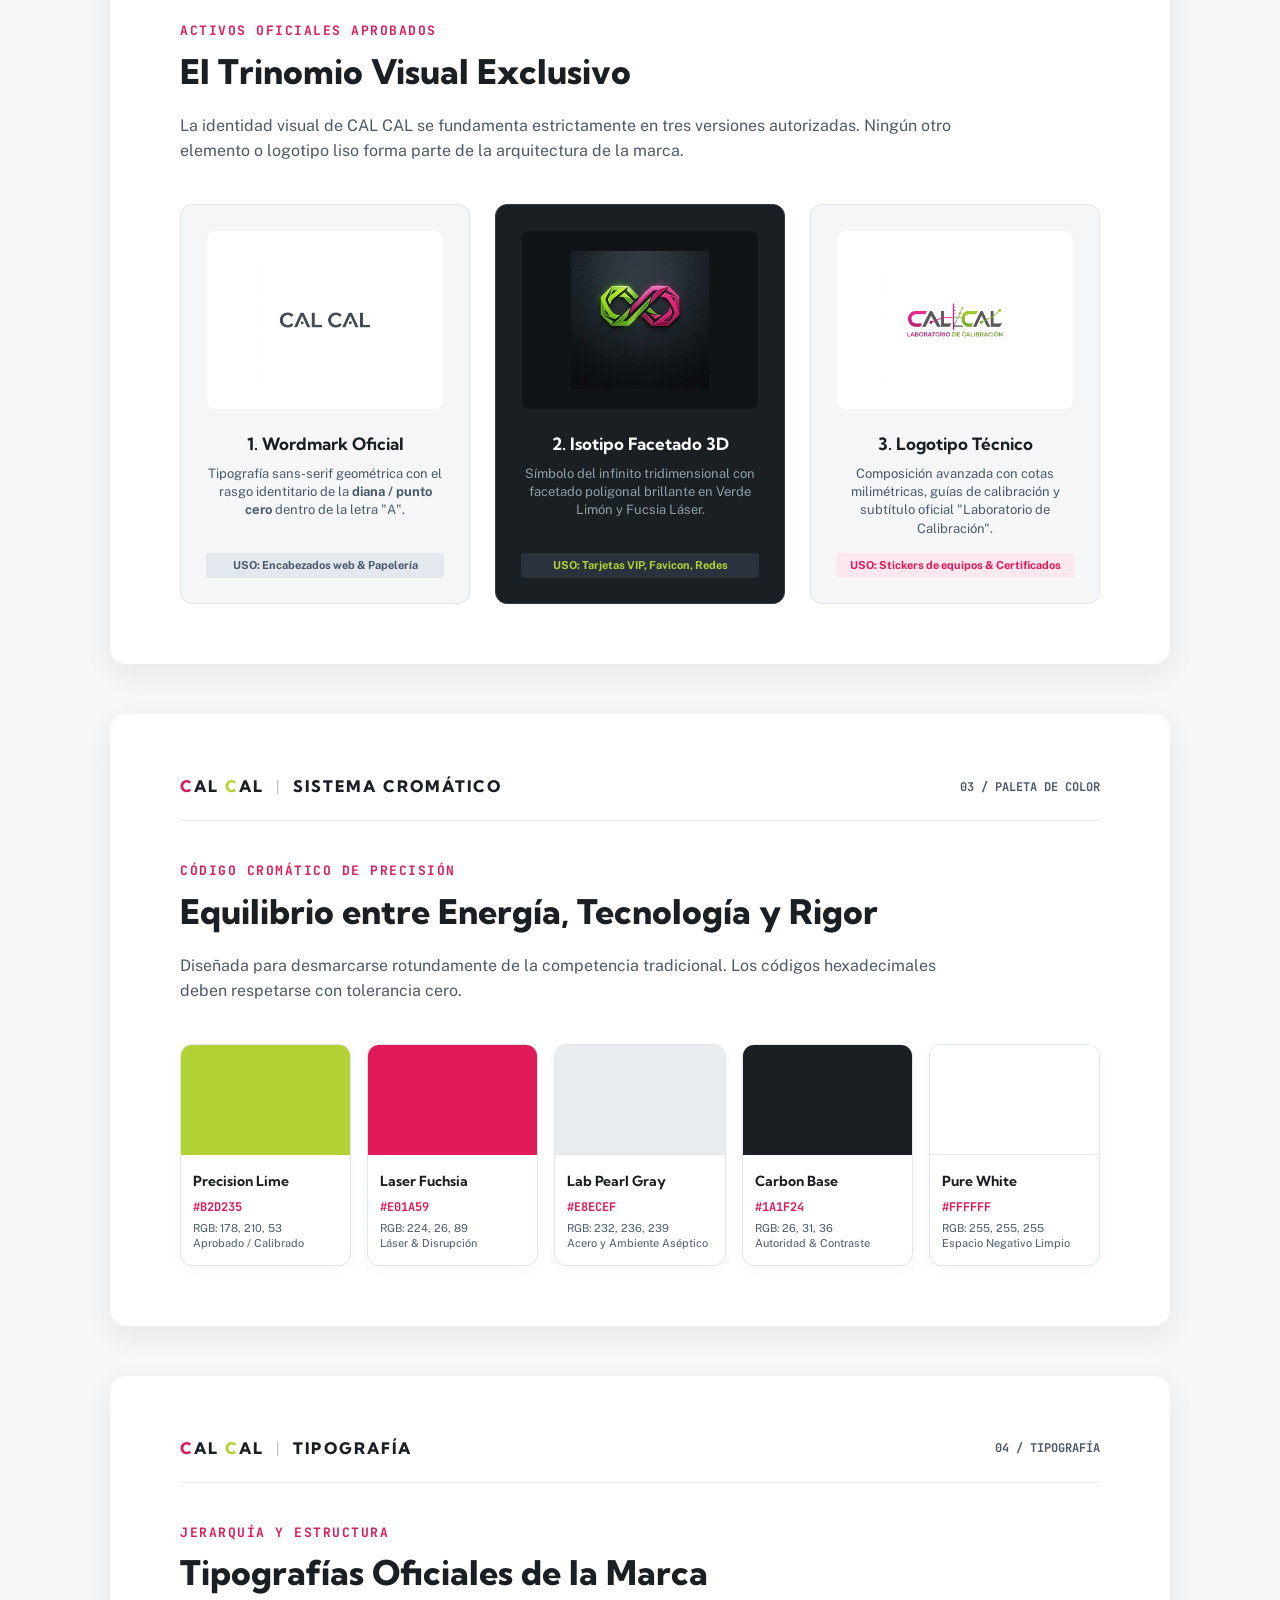
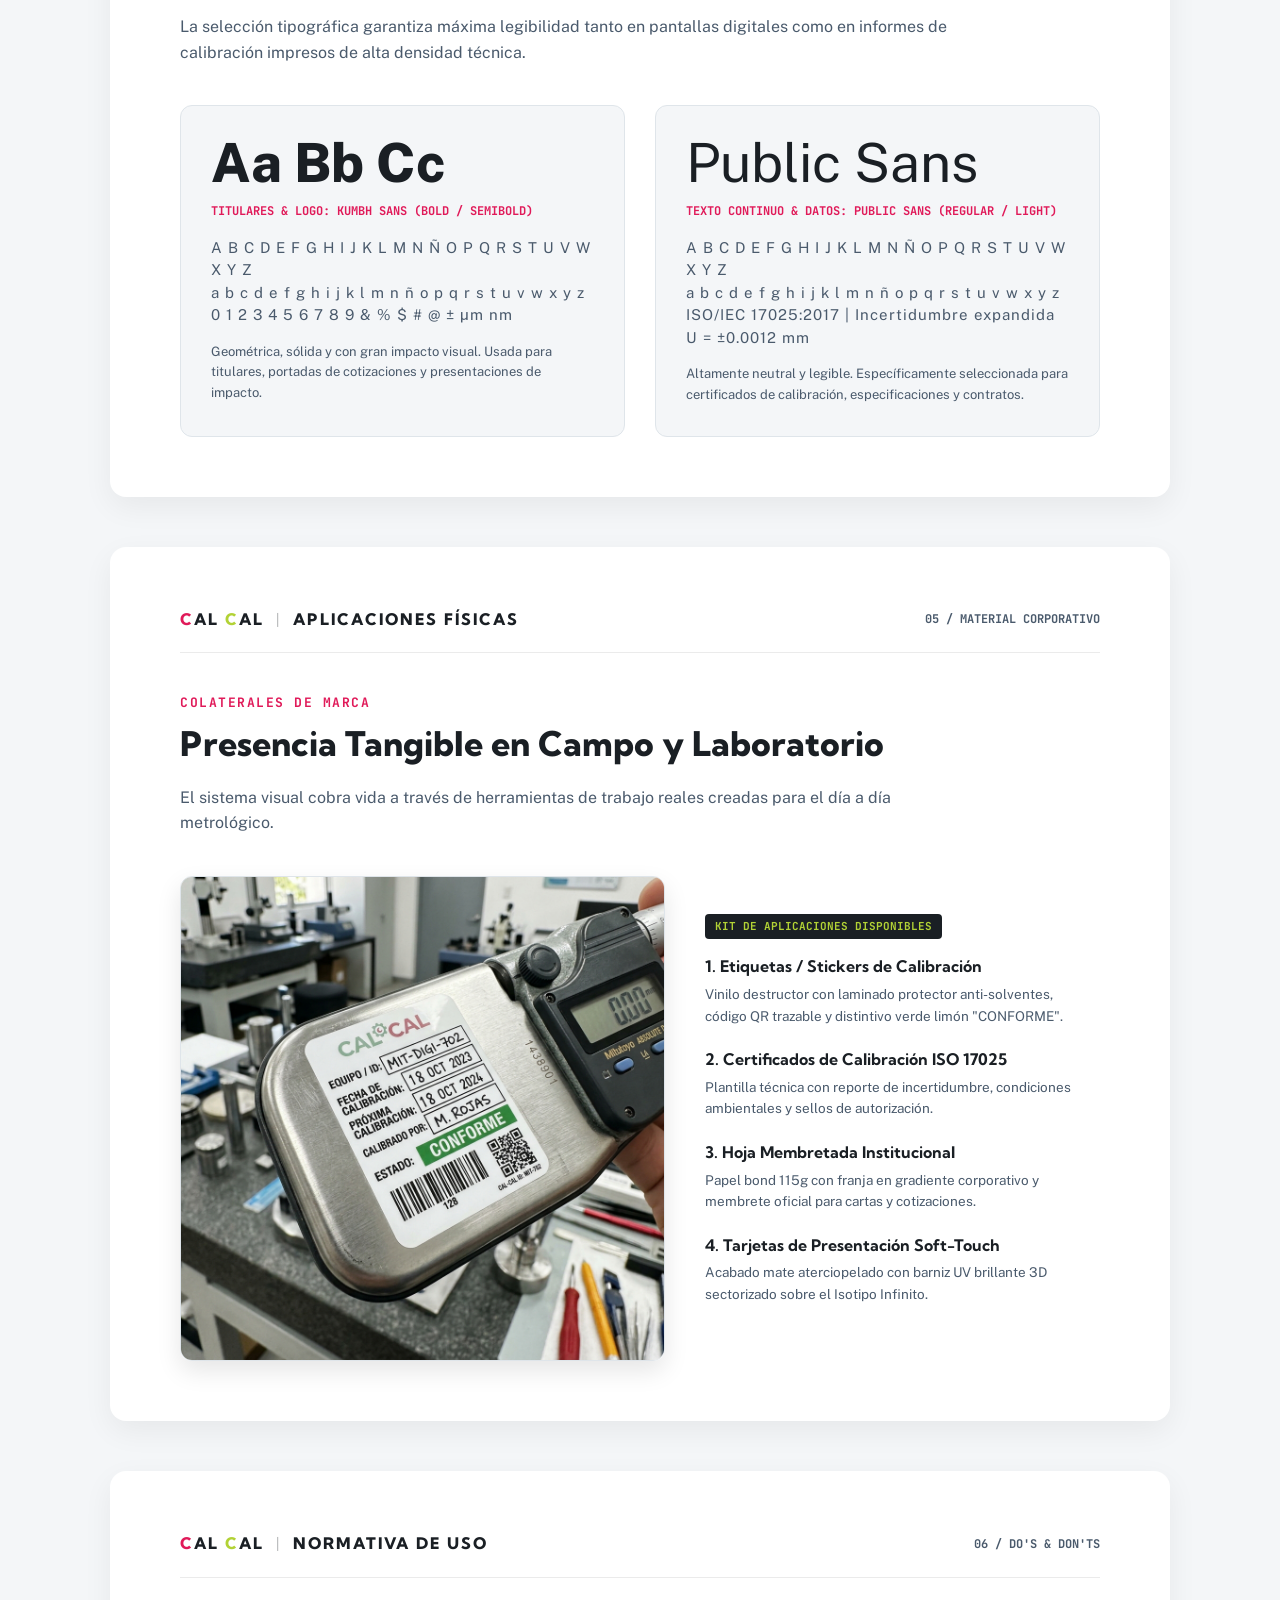
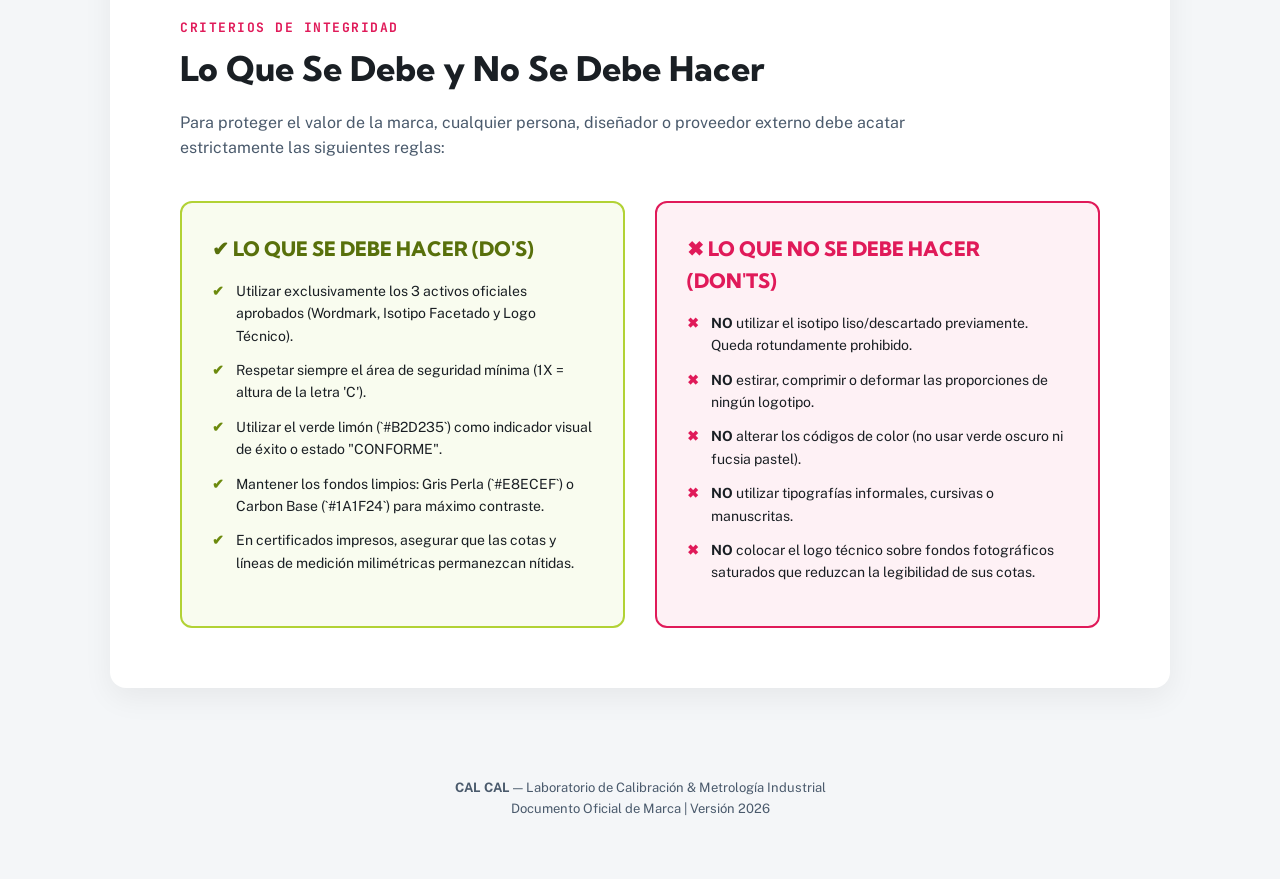
<file: brochure.html>
<!DOCTYPE html>
<html lang="es">
<head>
  <meta charset="UTF-8">
  <meta name="viewport" content="width=device-width, initial-scale=1.0">
  <title>CAL CAL | Brochure Oficial de Marca & Manual de Identidad</title>
  <link rel="preconnect" href="https://fonts.googleapis.com">
  <link rel="preconnect" href="https://fonts.gstatic.com" crossorigin>
  <link href="https://fonts.googleapis.com/css2?family=Kumbh+Sans:wght@300;400;600;700;800;900&family=Public+Sans:wght@300;400;500;600;700&family=JetBrains+Mono:wght@400;700&display=swap" rel="stylesheet">
  <style>
    :root {
      --lime: #B2D235;
      --fuchsia: #E01A59;
      --pearl: #E8ECEF;
      --pearl-light: #F4F6F8;
      --carbon: #1A1F24;
      --carbon-card: #222830;
      --slate: #4A5A6C;
      --white: #FFFFFF;
    }

    * {
      box-sizing: border-box;
      margin: 0;
      padding: 0;
    }

    body {
      font-family: 'Public Sans', sans-serif;
      background-color: var(--pearl-light);
      color: var(--carbon);
      line-height: 1.6;
      -webkit-font-smoothing: antialiased;
    }

    /* CONTENEDOR PRINCIPAL TIPO PÁGINAS DE PRESENTACIÓN */
    .deck-container {
      max-width: 1100px;
      margin: 0 auto;
      padding: 40px 20px;
    }

    .slide {
      background: var(--white);
      border-radius: 16px;
      padding: 60px 70px;
      margin-bottom: 50px;
      box-shadow: 0 10px 30px rgba(0,0,0,0.06);
      position: relative;
      overflow: hidden;
      page-break-after: always;
    }

    /* SLIDE OSCURA (PORTADA / IMPACTO) */
    .slide.dark {
      background: var(--carbon);
      color: var(--white);
    }

    /* TOP BAR CORPORATIVA */
    .slide-header {
      display: flex;
      justify-content: space-between;
      align-items: center;
      border-bottom: 1px solid rgba(0,0,0,0.08);
      padding-bottom: 20px;
      margin-bottom: 40px;
    }

    .slide.dark .slide-header {
      border-bottom-color: rgba(255,255,255,0.1);
    }

    .brand-mini {
      font-family: 'Kumbh Sans', sans-serif;
      font-weight: 800;
      font-size: 16px;
      letter-spacing: 2px;
      text-transform: uppercase;
      color: var(--carbon);
    }

    .slide.dark .brand-mini {
      color: var(--white);
    }

    .brand-mini .c-fuchsia { color: var(--fuchsia); }
    .brand-mini .c-lime { color: var(--lime); }

    .slide-number {
      font-family: 'JetBrains Mono', monospace;
      font-size: 12px;
      color: var(--slate);
      font-weight: 700;
    }

    .slide.dark .slide-number {
      color: var(--lime);
    }

    /* PORTADA */
    .cover-content {
      padding: 80px 0 60px 0;
      text-align: center;
    }

    .badge-pill {
      display: inline-block;
      padding: 6px 16px;
      background: rgba(178, 210, 53, 0.15);
      border: 1px solid var(--lime);
      color: var(--lime);
      font-size: 12px;
      font-weight: 700;
      border-radius: 30px;
      text-transform: uppercase;
      letter-spacing: 1.5px;
      margin-bottom: 30px;
    }

    .cover-title {
      font-family: 'Kumbh Sans', sans-serif;
      font-size: 68px;
      font-weight: 900;
      letter-spacing: 3px;
      line-height: 1.05;
      margin-bottom: 20px;
    }

    .cover-subtitle {
      font-size: 20px;
      color: #A0B0C0;
      max-width: 650px;
      margin: 0 auto 50px auto;
      font-weight: 300;
    }

    .cover-footer {
      display: flex;
      justify-content: center;
      gap: 30px;
      font-size: 13px;
      color: #708090;
      border-top: 1px solid rgba(255,255,255,0.1);
      padding-top: 30px;
    }

    /* TITULOS DE SECCIÓN */
    .section-tag {
      font-family: 'JetBrains Mono', monospace;
      font-size: 13px;
      color: var(--fuchsia);
      font-weight: 700;
      text-transform: uppercase;
      letter-spacing: 1.5px;
      margin-bottom: 10px;
    }

    .section-title {
      font-family: 'Kumbh Sans', sans-serif;
      font-size: 34px;
      font-weight: 800;
      line-height: 1.2;
      margin-bottom: 20px;
      color: var(--carbon);
    }

    .slide.dark .section-title {
      color: var(--white);
    }

    .section-desc {
      font-size: 16px;
      color: var(--slate);
      margin-bottom: 40px;
      max-width: 800px;
    }

    .slide.dark .section-desc {
      color: #A0B0C0;
    }

    /* GRILLA DE LOGOS */
    .logos-grid {
      display: grid;
      grid-template-columns: repeat(3, 1fr);
      gap: 25px;
      margin-top: 30px;
    }

    .logo-card {
      background: var(--pearl-light);
      border: 1px solid #DFE5EA;
      border-radius: 12px;
      padding: 25px;
      text-align: center;
      display: flex;
      flex-direction: column;
      justify-content: space-between;
      transition: transform 0.2s ease;
    }

    .logo-card.dark-theme {
      background: var(--carbon);
      border-color: #333C48;
      color: var(--white);
    }

    .logo-img-wrapper {
      background: #FFFFFF;
      border-radius: 8px;
      padding: 20px;
      height: 180px;
      display: flex;
      align-items: center;
      justify-content: center;
      margin-bottom: 20px;
      overflow: hidden;
      border: 1px solid rgba(0,0,0,0.04);
    }

    .logo-card.dark-theme .logo-img-wrapper {
      background: #111417;
      border-color: rgba(255,255,255,0.05);
    }

    .logo-img-wrapper img {
      max-width: 100%;
      max-height: 100%;
      object-fit: contain;
    }

    .logo-card h4 {
      font-family: 'Kumbh Sans', sans-serif;
      font-size: 17px;
      font-weight: 700;
      margin-bottom: 8px;
    }

    .logo-card p {
      font-size: 13px;
      color: var(--slate);
      line-height: 1.4;
    }

    .logo-card.dark-theme p {
      color: #8E9EA8;
    }

    /* SISTEMA DE COLOR */
    .palette-grid {
      display: grid;
      grid-template-columns: repeat(5, 1fr);
      gap: 16px;
      margin-top: 20px;
    }

    .swatch {
      border-radius: 12px;
      overflow: hidden;
      background: #FFFFFF;
      border: 1px solid #DFE5EA;
      box-shadow: 0 4px 12px rgba(0,0,0,0.03);
    }

    .swatch-color {
      height: 110px;
      width: 100%;
    }

    .swatch-info {
      padding: 15px 12px;
    }

    .swatch-name {
      font-family: 'Kumbh Sans', sans-serif;
      font-size: 14px;
      font-weight: 700;
      margin-bottom: 6px;
      color: var(--carbon);
    }

    .swatch-hex {
      font-family: 'JetBrains Mono', monospace;
      font-size: 12px;
      font-weight: 700;
      color: var(--fuchsia);
      margin-bottom: 4px;
    }

    .swatch-role {
      font-size: 11px;
      color: var(--slate);
      line-height: 1.3;
    }

    /* TIPOGRAFÍAS */
    .typo-grid {
      display: grid;
      grid-template-columns: 1fr 1fr;
      gap: 30px;
      margin-top: 25px;
    }

    .typo-card {
      background: var(--pearl-light);
      border-radius: 12px;
      padding: 30px;
      border: 1px solid #DFE5EA;
    }

    .typo-sample-big {
      font-size: 54px;
      font-weight: 800;
      line-height: 1;
      margin-bottom: 12px;
      color: var(--carbon);
    }

    .typo-meta {
      font-family: 'JetBrains Mono', monospace;
      font-size: 12px;
      color: var(--fuchsia);
      font-weight: 700;
      margin-bottom: 15px;
    }

    .typo-alphabet {
      font-size: 15px;
      letter-spacing: 1px;
      color: var(--slate);
      margin-bottom: 15px;
      line-height: 1.5;
    }

    /* DO'S & DON'TS */
    .rules-grid {
      display: grid;
      grid-template-columns: 1fr 1fr;
      gap: 30px;
      margin-top: 30px;
    }

    .rule-box {
      border-radius: 12px;
      padding: 30px;
    }

    .rule-box.dos {
      background: rgba(178, 210, 53, 0.08);
      border: 2px solid var(--lime);
    }

    .rule-box.donts {
      background: rgba(224, 26, 89, 0.06);
      border: 2px solid var(--fuchsia);
    }

    .rule-title {
      font-family: 'Kumbh Sans', sans-serif;
      font-size: 20px;
      font-weight: 800;
      margin-bottom: 15px;
      display: flex;
      align-items: center;
      gap: 10px;
    }

    .rule-box.dos .rule-title { color: #58700B; }
    .rule-box.donts .rule-title { color: var(--fuchsia); }

    .rule-list {
      list-style: none;
    }

    .rule-list li {
      margin-bottom: 12px;
      font-size: 14px;
      position: relative;
      padding-left: 24px;
      color: var(--carbon);
    }

    .rule-box.dos .rule-list li::before {
      content: "✔";
      position: absolute;
      left: 0;
      color: #6C8A0D;
      font-weight: bold;
    }

    .rule-box.donts .rule-list li::before {
      content: "✖";
      position: absolute;
      left: 0;
      color: var(--fuchsia);
      font-weight: bold;
    }

    /* APLICACIONES / MOCKUPS */
    .mockups-grid {
      display: grid;
      grid-template-columns: 1.2fr 1fr;
      gap: 30px;
      align-items: center;
      margin-top: 25px;
    }

    .mockup-visual {
      border-radius: 12px;
      overflow: hidden;
      box-shadow: 0 10px 25px rgba(0,0,0,0.1);
      border: 1px solid #DFE5EA;
    }

    .mockup-visual img {
      width: 100%;
      height: auto;
      display: block;
    }

    .mockup-details {
      padding: 10px;
    }

    .mockup-pill {
      font-family: 'JetBrains Mono', monospace;
      font-size: 11px;
      font-weight: 700;
      background: var(--carbon);
      color: var(--lime);
      padding: 4px 10px;
      border-radius: 4px;
      display: inline-block;
      margin-bottom: 15px;
    }

    .mockup-item {
      margin-bottom: 20px;
    }

    .mockup-item h5 {
      font-family: 'Kumbh Sans', sans-serif;
      font-size: 16px;
      font-weight: 700;
      color: var(--carbon);
      margin-bottom: 4px;
    }

    .mockup-item p {
      font-size: 13.5px;
      color: var(--slate);
    }

    /* PIE DE BROCHURE */
    .brochure-footer {
      text-align: center;
      padding: 40px 0 20px 0;
      font-size: 13px;
      color: var(--slate);
    }

    /* PRINT READY STYLES */
    @media print {
      body { background: #FFFFFF; }
      .deck-container { padding: 0; max-width: 100%; }
      .slide {
        box-shadow: none;
        border-radius: 0;
        margin-bottom: 0;
        padding: 40px;
        page-break-after: always;
      }
    }
  </style>
</head>
<body>

  <div class="deck-container">

    <!-- ==================== SLIDE 1: PORTADA EJECUTIVA ==================== -->
    <div class="slide dark">
      <div class="slide-header">
        <div class="brand-mini"><span class="c-fuchsia">C</span>AL <span class="c-lime">C</span>AL</div>
        <div class="slide-number">EDICIÓN EJECUTIVA 2026</div>
      </div>

      <div class="cover-content">
        <div class="badge-pill">MANUAL DE IDENTIDAD & BROCHURE DE MARCA</div>
        <h1 class="cover-title">EL NEXO DE<br><span style="color: var(--lime);">PRECISIÓN</span></h1>
        <p class="cover-subtitle">
          Guía integral de identidad visual, directrices de diseño corporativo y activos gráficos para el Laboratorio de Calibración y Metrología Industrial.
        </p>
      </div>

      <div class="cover-footer">
        <div><strong>Empresa:</strong> CAL CAL</div>
        <div><strong>Estándar:</strong> ISO/IEC 17025</div>
        <div><strong>Confidencialidad:</strong> Uso Institucional & Clientes</div>
      </div>
    </div>

    <!-- ==================== SLIDE 2: MANIFIESTO Y PROPÓSITO ==================== -->
    <div class="slide">
      <div class="slide-header">
        <div class="brand-mini"><span class="c-fuchsia">C</span>AL <span class="c-lime">C</span>AL <span style="font-weight: 300; opacity: 0.4; margin: 0 6px;">|</span> Identidad</div>
        <div class="slide-number">01 / FILOSOFÍA</div>
      </div>

      <div class="section-tag">Manifiesto de Marca</div>
      <h2 class="section-title">Medimos dos veces para asegurar con certeza absoluta.</h2>
      <p class="section-desc">
        CAL CAL nace para cerrar la brecha entre la metrología tradicional y la velocidad digital. Rompemos los esquemas rígidos y monocromáticos de la industria técnica mediante una estética moderna, audaz y juvenil, respaldada por el más estricto rigor de calibración dimensional, física y analítica.
      </p>

      <div style="display: grid; grid-template-columns: repeat(3, 1fr); gap: 20px; margin-top: 40px;">
        <div style="background: var(--pearl-light); padding: 25px; border-radius: 12px; border-left: 4px solid var(--lime);">
          <h4 style="font-family: 'Kumbh Sans', sans-serif; font-size: 18px; margin-bottom: 8px;">Precisión Inquebrantable</h4>
          <p style="font-size: 13px; color: var(--slate);">Cada dato que emitimos reduce la incertidumbre y blinda los procesos de calidad de la industria.</p>
        </div>
        <div style="background: var(--pearl-light); padding: 25px; border-radius: 12px; border-left: 4px solid var(--fuchsia);">
          <h4 style="font-family: 'Kumbh Sans', sans-serif; font-size: 18px; margin-bottom: 8px;">Juventud Tecnológica</h4>
          <p style="font-size: 13px; color: var(--slate);">Una imagen ágil y fresca que proyecta dinamismo frente a laboratorios obsoletos.</p>
        </div>
        <div style="background: var(--pearl-light); padding: 25px; border-radius: 12px; border-left: 4px solid var(--carbon);">
          <h4 style="font-family: 'Kumbh Sans', sans-serif; font-size: 18px; margin-bottom: 8px;">Garantía ISO/IEC 17025</h4>
          <p style="font-size: 13px; color: var(--slate);">Cumplimiento exhaustivo con trazabilidad a patrones del Instituto Nacional de Metrología (INM).</p>
        </div>
      </div>
    </div>

    <!-- ==================== SLIDE 3: ECOSISTEMA DE LOGOTIPOS OFICIALES ==================== -->
    <div class="slide">
      <div class="slide-header">
        <div class="brand-mini"><span class="c-fuchsia">C</span>AL <span class="c-lime">C</span>AL <span style="font-weight: 300; opacity: 0.4; margin: 0 6px;">|</span> Arquitectura Gráfica</div>
        <div class="slide-number">02 / SISTEMA DE LOGOS</div>
      </div>

      <div class="section-tag">Activos Oficiales Aprobados</div>
      <h2 class="section-title">El Trinomio Visual Exclusivo</h2>
      <p class="section-desc">
        La identidad visual de CAL CAL se fundamenta estrictamente en tres versiones autorizadas. Ningún otro elemento o logotipo liso forma parte de la arquitectura de la marca.
      </p>

      <div class="logos-grid">
        <!-- CARD 1: WORDMARK -->
        <div class="logo-card">
          <div>
            <div class="logo-img-wrapper">
              <img src="assets/calcal_tipografia_calcal.jpg" alt="Wordmark CAL CAL Oficial">
            </div>
            <h4>1. Wordmark Oficial</h4>
            <p>Tipografía sans-serif geométrica con el rasgo identitario de la <strong>diana / punto cero</strong> dentro de la letra "A".</p>
          </div>
          <div style="margin-top: 15px; font-size: 11px; font-weight: 700; color: var(--slate); background: #E2E8EE; padding: 4px 8px; border-radius: 4px;">
            USO: Encabezados web & Papelería
          </div>
        </div>

        <!-- CARD 2: ISOTIPO -->
        <div class="logo-card dark-theme">
          <div>
            <div class="logo-img-wrapper">
              <img src="assets/calcal_isotipo_infinito_oscuro.jpg" alt="Isotipo Infinito Facetado">
            </div>
            <h4 style="color: var(--white);">2. Isotipo Facetado 3D</h4>
            <p>Símbolo del infinito tridimensional con facetado poligonal brillante en Verde Limón y Fucsia Láser.</p>
          </div>
          <div style="margin-top: 15px; font-size: 11px; font-weight: 700; color: var(--lime); background: #2A323D; padding: 4px 8px; border-radius: 4px;">
            USO: Tarjetas VIP, Favicon, Redes
          </div>
        </div>

        <!-- CARD 3: LOGO TÉCNICO -->
        <div class="logo-card">
          <div>
            <div class="logo-img-wrapper">
              <img src="assets/calcal_logo_tecnico_fondo_blanco.jpg" alt="Logo Técnico Laboratorio">
            </div>
            <h4>3. Logotipo Técnico</h4>
            <p>Composición avanzada con cotas milimétricas, guías de calibración y subtítulo oficial "Laboratorio de Calibración".</p>
          </div>
          <div style="margin-top: 15px; font-size: 11px; font-weight: 700; color: var(--fuchsia); background: #FDE8EF; padding: 4px 8px; border-radius: 4px;">
            USO: Stickers de equipos & Certificados
          </div>
        </div>
      </div>
    </div>

    <!-- ==================== SLIDE 4: PALETA DE COLOR CORPORATIVA ==================== -->
    <div class="slide">
      <div class="slide-header">
        <div class="brand-mini"><span class="c-fuchsia">C</span>AL <span class="c-lime">C</span>AL <span style="font-weight: 300; opacity: 0.4; margin: 0 6px;">|</span> Sistema Cromático</div>
        <div class="slide-number">03 / PALETA DE COLOR</div>
      </div>

      <div class="section-tag">Código Cromático de Precisión</div>
      <h2 class="section-title">Equilibrio entre Energía, Tecnología y Rigor</h2>
      <p class="section-desc">
        Diseñada para desmarcarse rotundamente de la competencia tradicional. Los códigos hexadecimales deben respetarse con tolerancia cero.
      </p>

      <div class="palette-grid">
        <!-- COLOR 1: LIME -->
        <div class="swatch">
          <div class="swatch-color" style="background-color: #B2D235;"></div>
          <div class="swatch-info">
            <div class="swatch-name">Precision Lime</div>
            <div class="swatch-hex">#B2D235</div>
            <div class="swatch-role">RGB: 178, 210, 53<br>Aprobado / Calibrado</div>
          </div>
        </div>

        <!-- COLOR 2: FUCHSIA -->
        <div class="swatch">
          <div class="swatch-color" style="background-color: #E01A59;"></div>
          <div class="swatch-info">
            <div class="swatch-name">Laser Fuchsia</div>
            <div class="swatch-hex">#E01A59</div>
            <div class="swatch-role">RGB: 224, 26, 89<br>Láser & Disrupción</div>
          </div>
        </div>

        <!-- COLOR 3: PEARL -->
        <div class="swatch">
          <div class="swatch-color" style="background-color: #E8ECEF; border-bottom: 1px solid #DFE5EA;"></div>
          <div class="swatch-info">
            <div class="swatch-name">Lab Pearl Gray</div>
            <div class="swatch-hex">#E8ECEF</div>
            <div class="swatch-role">RGB: 232, 236, 239<br>Acero y Ambiente Aséptico</div>
          </div>
        </div>

        <!-- COLOR 4: CARBON -->
        <div class="swatch">
          <div class="swatch-color" style="background-color: #1A1F24;"></div>
          <div class="swatch-info">
            <div class="swatch-name">Carbon Base</div>
            <div class="swatch-hex">#1A1F24</div>
            <div class="swatch-role">RGB: 26, 31, 36<br>Autoridad & Contraste</div>
          </div>
        </div>

        <!-- COLOR 5: WHITE -->
        <div class="swatch">
          <div class="swatch-color" style="background-color: #FFFFFF; border-bottom: 1px solid #DFE5EA;"></div>
          <div class="swatch-info">
            <div class="swatch-name">Pure White</div>
            <div class="swatch-hex">#FFFFFF</div>
            <div class="swatch-role">RGB: 255, 255, 255<br>Espacio Negativo Limpio</div>
          </div>
        </div>
      </div>
    </div>

    <!-- ==================== SLIDE 5: TIPOGRAFÍA CORPORATIVA ==================== -->
    <div class="slide">
      <div class="slide-header">
        <div class="brand-mini"><span class="c-fuchsia">C</span>AL <span class="c-lime">C</span>AL <span style="font-weight: 300; opacity: 0.4; margin: 0 6px;">|</span> Tipografía</div>
        <div class="slide-number">04 / TIPOGRAFÍA</div>
      </div>

      <div class="section-tag">Jerarquía y Estructura</div>
      <h2 class="section-title">Tipografías Oficiales de la Marca</h2>
      <p class="section-desc">
        La selección tipográfica garantiza máxima legibilidad tanto en pantallas digitales como en informes de calibración impresos de alta densidad técnica.
      </p>

      <div class="typo-grid">
        <!-- TIPOGRAFÍA PRIMARIA -->
        <div class="typo-card">
          <div class="typo-sample-big">Aa Bb Cc</div>
          <div class="typo-meta">TITULARES & LOGO: KUMBH SANS (BOLD / SEMIBOLD)</div>
          <div class="typo-alphabet">
            A B C D E F G H I J K L M N Ñ O P Q R S T U V W X Y Z<br>
            a b c d e f g h i j k l m n ñ o p q r s t u v w x y z<br>
            0 1 2 3 4 5 6 7 8 9 & % $ # @ ± µm nm
          </div>
          <p style="font-size: 13px; color: var(--slate);">
            Geométrica, sólida y con gran impacto visual. Usada para titulares, portadas de cotizaciones y presentaciones de impacto.
          </p>
        </div>

        <!-- TIPOGRAFÍA SECUNDARIA -->
        <div class="typo-card">
          <div class="typo-sample-big" style="font-family: 'Public Sans', sans-serif; font-weight: 400;">Public Sans</div>
          <div class="typo-meta">TEXTO CONTINUO & DATOS: PUBLIC SANS (REGULAR / LIGHT)</div>
          <div class="typo-alphabet">
            A B C D E F G H I J K L M N Ñ O P Q R S T U V W X Y Z<br>
            a b c d e f g h i j k l m n ñ o p q r s t u v w x y z<br>
            ISO/IEC 17025:2017 | Incertidumbre expandida U = ±0.0012 mm
          </div>
          <p style="font-size: 13px; color: var(--slate);">
            Altamente neutral y legible. Específicamente seleccionada para certificados de calibración, especificaciones y contratos.
          </p>
        </div>
      </div>
    </div>

    <!-- ==================== SLIDE 6: APLICACIONES EN EL MUNDO REAL ==================== -->
    <div class="slide">
      <div class="slide-header">
        <div class="brand-mini"><span class="c-fuchsia">C</span>AL <span class="c-lime">C</span>AL <span style="font-weight: 300; opacity: 0.4; margin: 0 6px;">|</span> Aplicaciones Físicas</div>
        <div class="slide-number">05 / MATERIAL CORPORATIVO</div>
      </div>

      <div class="section-tag">Colaterales de Marca</div>
      <h2 class="section-title">Presencia Tangible en Campo y Laboratorio</h2>
      <p class="section-desc">
        El sistema visual cobra vida a través de herramientas de trabajo reales creadas para el día a día metrológico.
      </p>

      <div class="mockups-grid">
        <div class="mockup-visual">
          <img src="assets/calcal_etiqueta_calibracion_ejemplo.jpg" alt="Etiqueta de Calibración en Instrumento">
        </div>

        <div class="mockup-details">
          <div class="mockup-pill">KIT DE APLICACIONES DISPONIBLES</div>

          <div class="mockup-item">
            <h5>1. Etiquetas / Stickers de Calibración</h5>
            <p>Vinilo destructor con laminado protector anti-solventes, código QR trazable y distintivo verde limón "CONFORME".</p>
          </div>

          <div class="mockup-item">
            <h5>2. Certificados de Calibración ISO 17025</h5>
            <p>Plantilla técnica con reporte de incertidumbre, condiciones ambientales y sellos de autorización.</p>
          </div>

          <div class="mockup-item">
            <h5>3. Hoja Membretada Institucional</h5>
            <p>Papel bond 115g con franja en gradiente corporativo y membrete oficial para cartas y cotizaciones.</p>
          </div>

          <div class="mockup-item">
            <h5>4. Tarjetas de Presentación Soft-Touch</h5>
            <p>Acabado mate aterciopelado con barniz UV brillante 3D sectorizado sobre el Isotipo Infinito.</p>
          </div>
        </div>
      </div>
    </div>

    <!-- ==================== SLIDE 7: DIRECTRICES (DO'S & DON'TS) ==================== -->
    <div class="slide">
      <div class="slide-header">
        <div class="brand-mini"><span class="c-fuchsia">C</span>AL <span class="c-lime">C</span>AL <span style="font-weight: 300; opacity: 0.4; margin: 0 6px;">|</span> Normativa de Uso</div>
        <div class="slide-number">06 / DO'S & DON'TS</div>
      </div>

      <div class="section-tag">Criterios de Integridad</div>
      <h2 class="section-title">Lo Que Se Debe y No Se Debe Hacer</h2>
      <p class="section-desc">
        Para proteger el valor de la marca, cualquier persona, diseñador o proveedor externo debe acatar estrictamente las siguientes reglas:
      </p>

      <div class="rules-grid">
        <!-- DO'S -->
        <div class="rule-box dos">
          <div class="rule-title">✔ LO QUE SE DEBE HACER (DO'S)</div>
          <ul class="rule-list">
            <li>Utilizar exclusivamente los 3 activos oficiales aprobados (Wordmark, Isotipo Facetado y Logo Técnico).</li>
            <li>Respetar siempre el área de seguridad mínima (1X = altura de la letra 'C').</li>
            <li>Utilizar el verde limón (`#B2D235`) como indicador visual de éxito o estado "CONFORME".</li>
            <li>Mantener los fondos limpios: Gris Perla (`#E8ECEF`) o Carbon Base (`#1A1F24`) para máximo contraste.</li>
            <li>En certificados impresos, asegurar que las cotas y líneas de medición milimétricas permanezcan nítidas.</li>
          </ul>
        </div>

        <!-- DON'TS -->
        <div class="rule-box donts">
          <div class="rule-title">✖ LO QUE NO SE DEBE HACER (DON'TS)</div>
          <ul class="rule-list">
            <li><strong>NO</strong> utilizar el isotipo liso/descartado previamente. Queda rotundamente prohibido.</li>
            <li><strong>NO</strong> estirar, comprimir o deformar las proporciones de ningún logotipo.</li>
            <li><strong>NO</strong> alterar los códigos de color (no usar verde oscuro ni fucsia pastel).</li>
            <li><strong>NO</strong> utilizar tipografías informales, cursivas o manuscritas.</li>
            <li><strong>NO</strong> colocar el logo técnico sobre fondos fotográficos saturados que reduzcan la legibilidad de sus cotas.</li>
          </ul>
        </div>
      </div>
    </div>

    <!-- CIERRE -->
    <div class="brochure-footer">
      <strong>CAL CAL</strong> — Laboratorio de Calibración & Metrología Industrial<br>
      Documento Oficial de Marca | Versión 2026
    </div>

  </div>

</body>
</html>
</file>
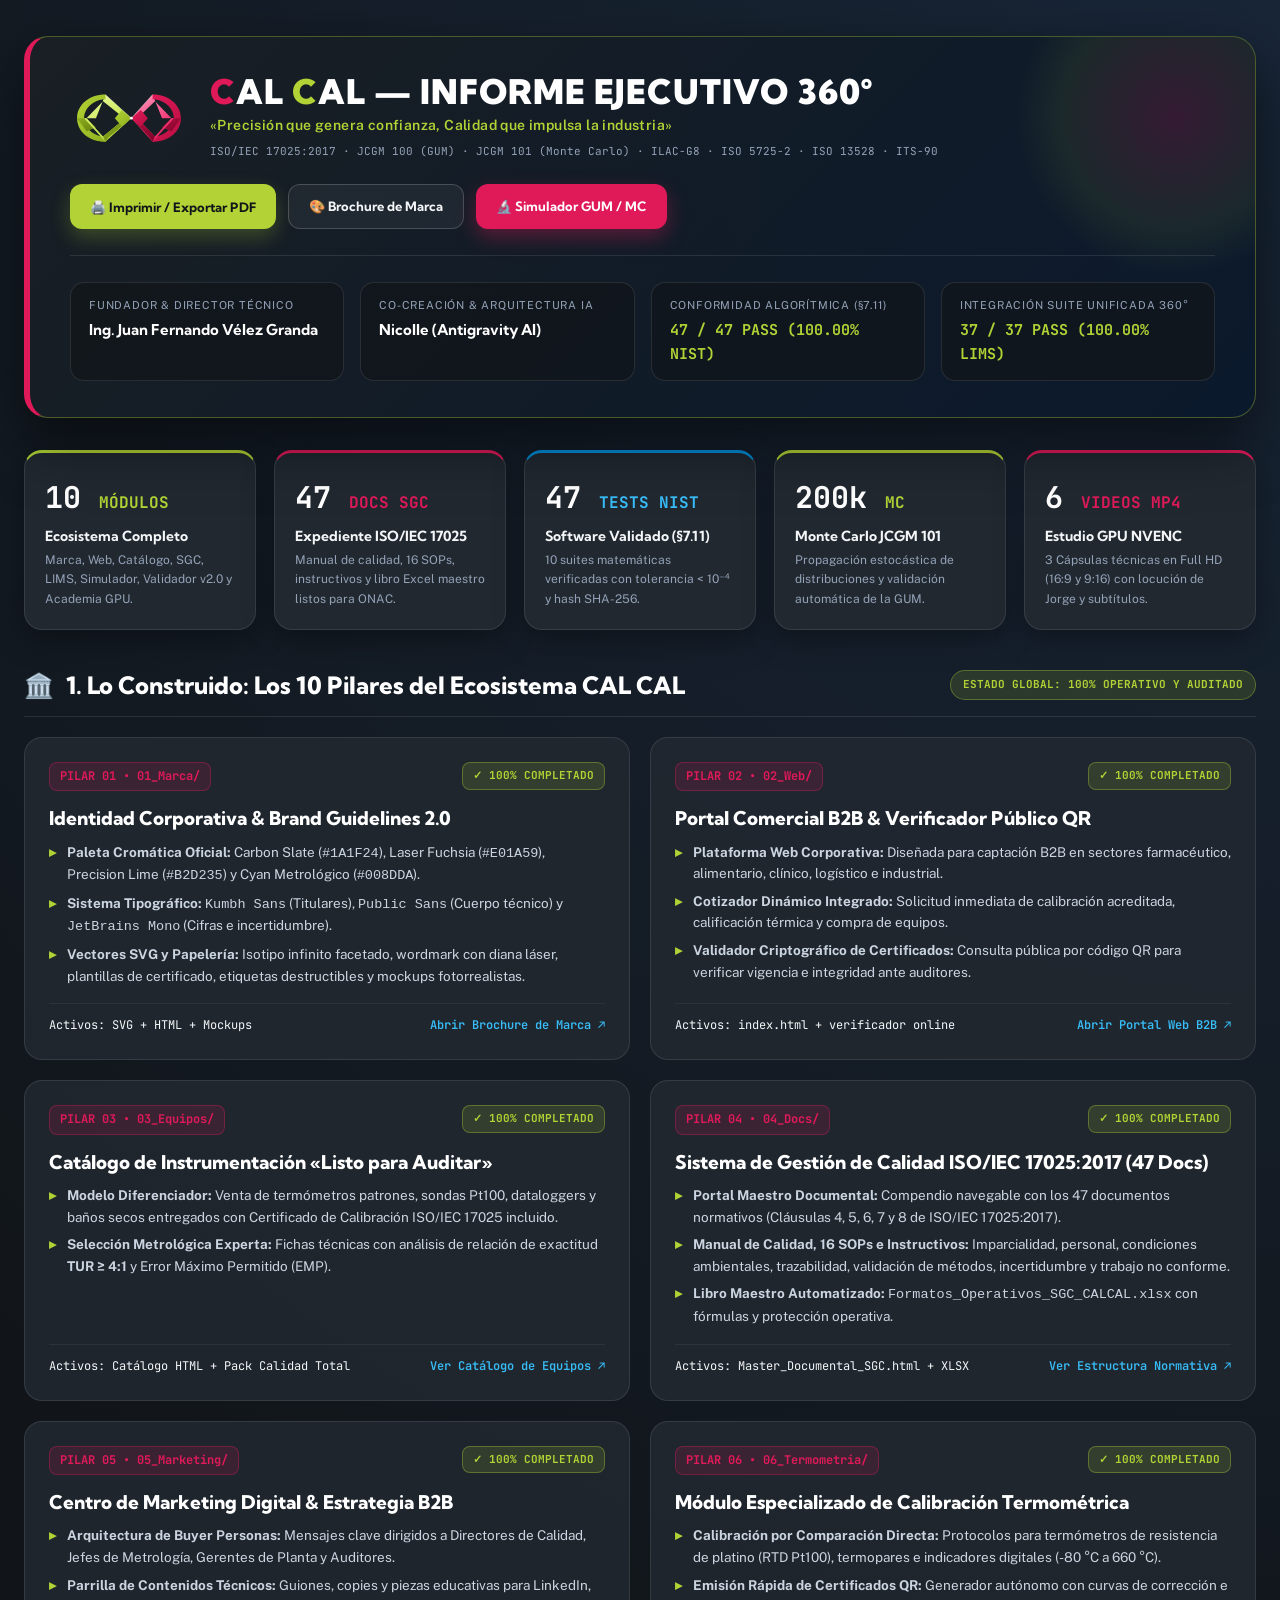
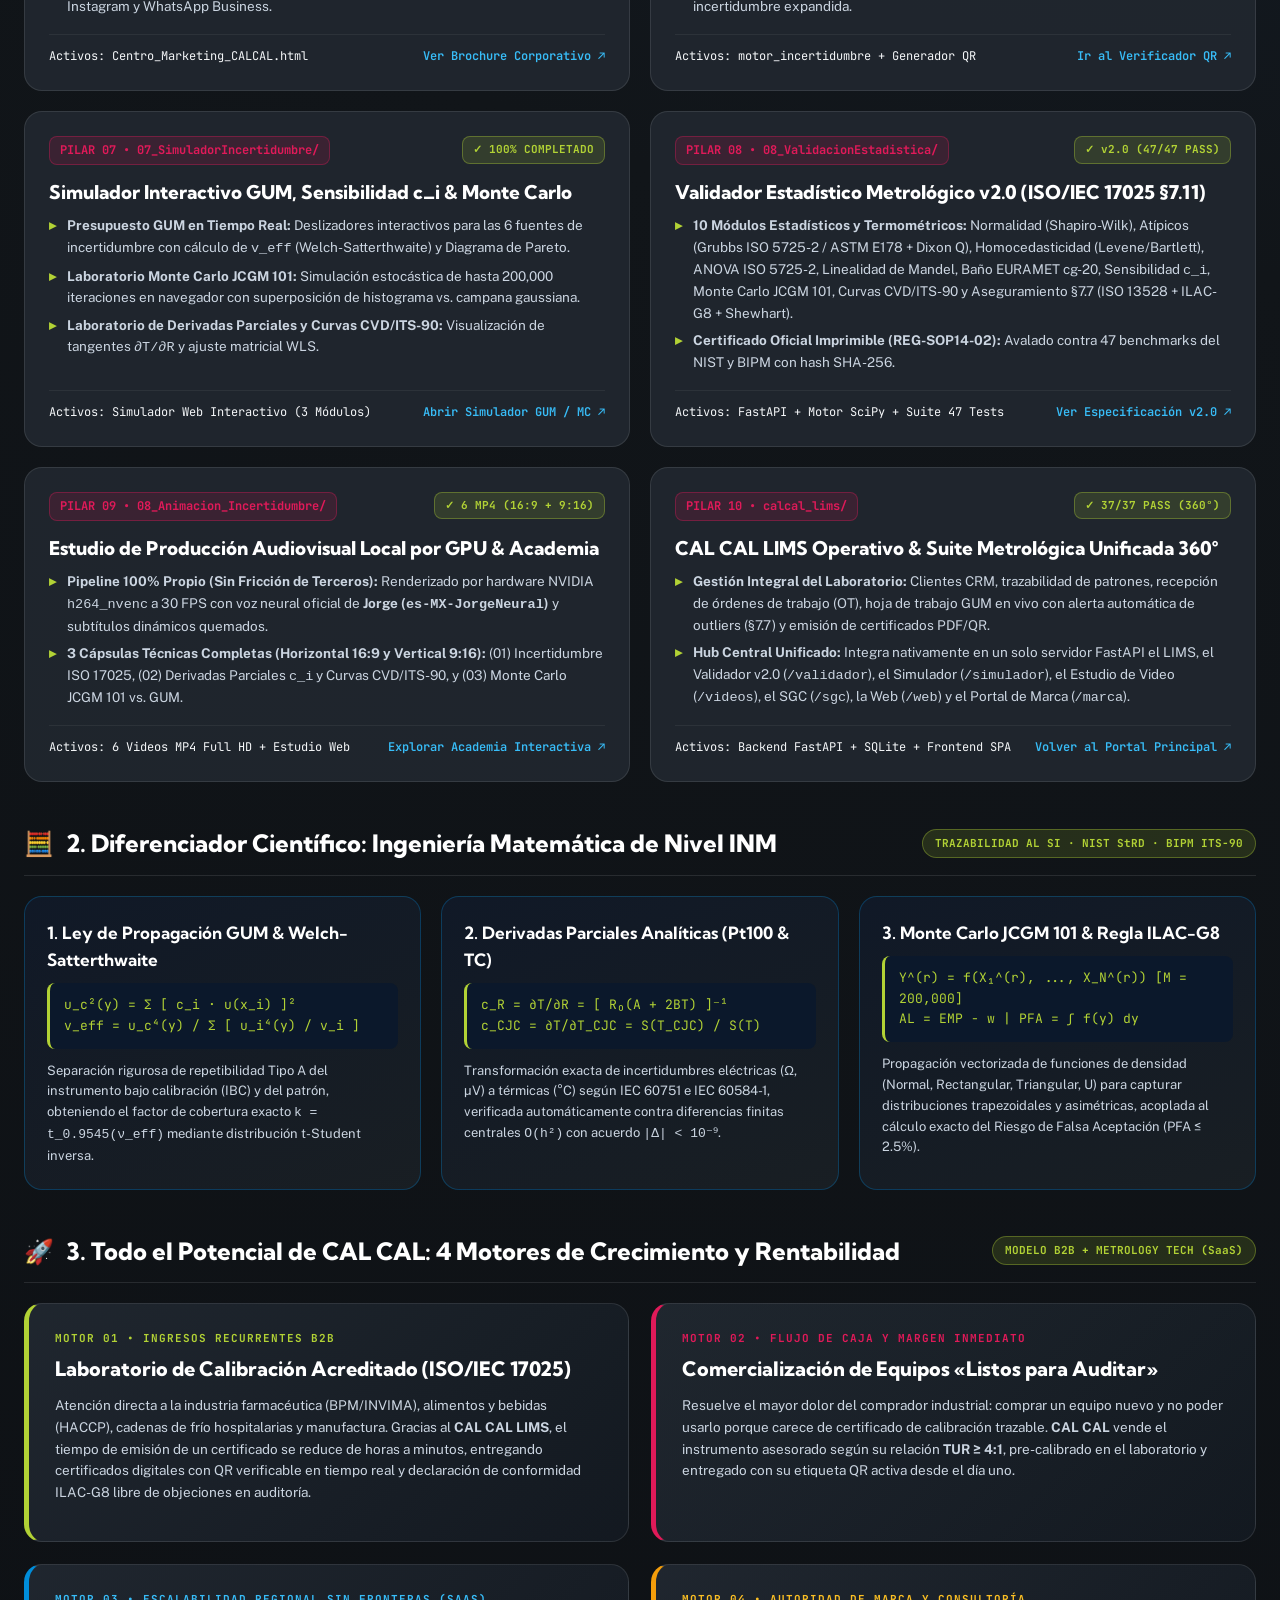
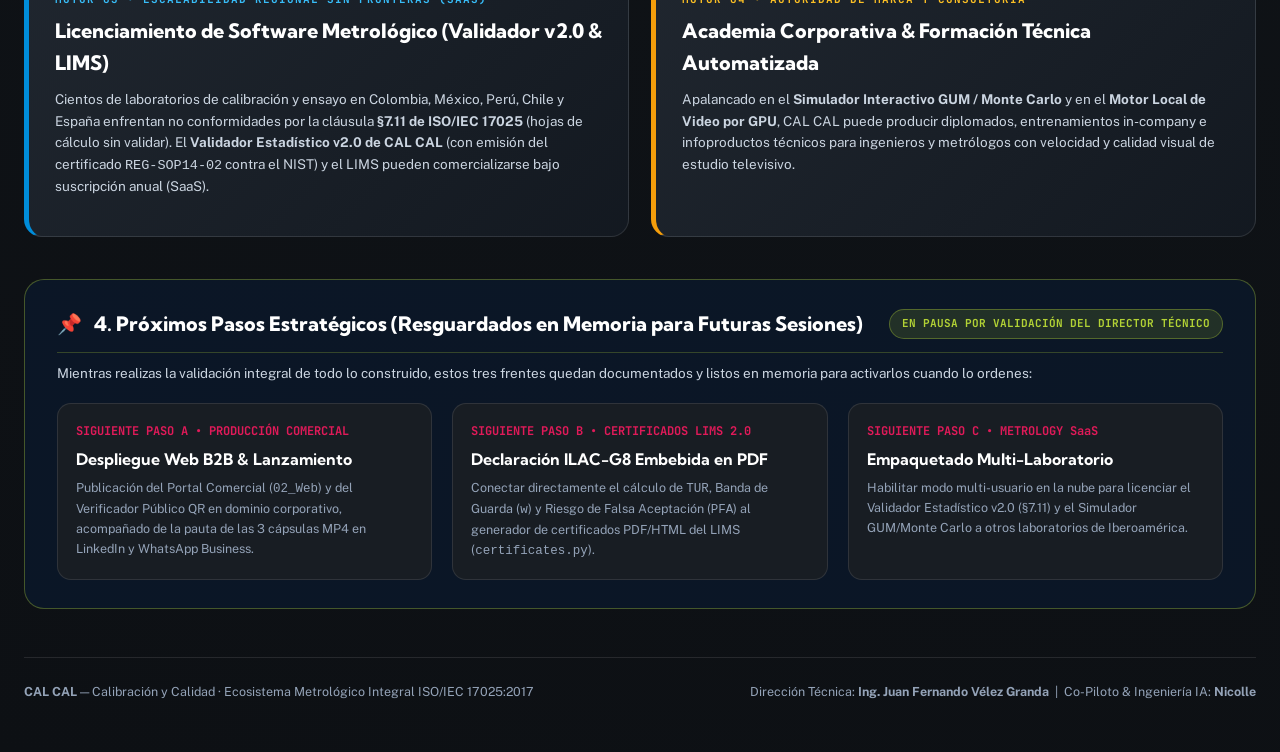
<file: informe_ejecutivo.html>
<!DOCTYPE html>
<html lang="es">
<head>
  <meta charset="UTF-8">
  <meta name="viewport" content="width=device-width, initial-scale=1.0">
  <title>CAL CAL — Informe Ejecutivo Integral & Potencial Estratégico 360°</title>
  <link rel="icon" type="image/svg+xml" href="assets/calcal_favicon.svg">
  <link rel="preconnect" href="https://fonts.googleapis.com">
  <link rel="preconnect" href="https://fonts.gstatic.com" crossorigin>
  <link href="https://fonts.googleapis.com/css2?family=JetBrains+Mono:wght@400;600;700&family=Kumbh+Sans:wght@600;700;800;900&family=Public+Sans:wght@300;400;500;600;700&display=swap" rel="stylesheet">
  <style>
    :root {
      --carbon-deep: #111519;
      --carbon-base: #1A1F24;
      --carbon-card: #212830;
      --navy-deep: #0B192C;
      --fuchsia: #E01A59;
      --fuchsia-soft: rgba(224, 26, 89, 0.14);
      --lime: #B2D235;
      --lime-soft: rgba(178, 210, 53, 0.14);
      --cyan: #008DDA;
      --cyan-soft: rgba(0, 141, 218, 0.14);
      --pearl: #F4F6F8;
      --muted: #94A3B8;
      --border: rgba(255, 255, 255, 0.10);
    }

    * { box-sizing: border-box; margin: 0; padding: 0; }

    body {
      background: radial-gradient(circle at top right, #182638 0%, var(--carbon-deep) 45%, #0d1014 100%);
      color: var(--pearl);
      font-family: 'Public Sans', sans-serif;
      line-height: 1.6;
      padding: 36px 24px 64px;
    }

    .container {
      max-width: 1320px;
      margin: 0 auto;
    }

    /* ================= CABECERA EJECUTIVA CON LOGO OFICIAL SVG ================= */
    .hero-banner {
      background: linear-gradient(135deg, rgba(26, 31, 36, 0.96) 0%, rgba(11, 25, 44, 0.96) 100%);
      border: 1px solid rgba(178, 210, 53, 0.35);
      border-left: 6px solid var(--fuchsia);
      border-radius: 24px;
      padding: 36px 40px;
      box-shadow: 0 24px 60px rgba(0, 0, 0, 0.55);
      position: relative;
      overflow: hidden;
      margin-bottom: 32px;
    }

    .hero-banner::after {
      content: "";
      position: absolute;
      top: -80px;
      right: -80px;
      width: 320px;
      height: 320px;
      background: radial-gradient(circle, rgba(224, 26, 89, 0.18) 0%, rgba(178, 210, 53, 0.08) 50%, transparent 70%);
      pointer-events: none;
    }

    .hero-top {
      display: flex;
      align-items: center;
      justify-content: space-between;
      flex-wrap: wrap;
      gap: 24px;
      border-bottom: 1px solid var(--border);
      padding-bottom: 26px;
      margin-bottom: 26px;
    }

    .brand-lockup {
      display: flex;
      align-items: center;
      gap: 22px;
    }

    .brand-isotipo {
      width: 118px;
      height: 68px;
      flex-shrink: 0;
    }

    .brand-titles h1 {
      font-family: 'Kumbh Sans', sans-serif;
      font-size: 34px;
      font-weight: 900;
      letter-spacing: 1px;
      color: #FFFFFF;
      line-height: 1.1;
    }

    .brand-titles h1 .c-fuchsia { color: var(--fuchsia); }
    .brand-titles h1 .c-lime { color: var(--lime); }

    .brand-titles .slogan {
      font-size: 14px;
      color: var(--lime);
      font-weight: 600;
      letter-spacing: 0.4px;
      margin-top: 4px;
    }

    .brand-titles .norm-tags {
      font-family: 'JetBrains Mono', monospace;
      font-size: 11px;
      color: var(--muted);
      margin-top: 6px;
    }

    .hero-actions {
      display: flex;
      gap: 12px;
      flex-wrap: wrap;
    }

    .btn {
      display: inline-flex;
      align-items: center;
      gap: 8px;
      padding: 11px 20px;
      border-radius: 12px;
      font-family: 'Kumbh Sans', sans-serif;
      font-size: 13px;
      font-weight: 700;
      text-decoration: none;
      cursor: pointer;
      border: none;
      transition: all 0.2s ease;
    }

    .btn-fuchsia {
      background: var(--fuchsia);
      color: #FFFFFF;
      box-shadow: 0 8px 20px rgba(224, 26, 89, 0.35);
    }
    .btn-fuchsia:hover { background: #c5144c; transform: translateY(-2px); }

    .btn-lime {
      background: var(--lime);
      color: #111519;
      box-shadow: 0 8px 20px rgba(178, 210, 53, 0.25);
    }
    .btn-lime:hover { background: #9ec022; transform: translateY(-2px); }

    .btn-outline {
      background: rgba(255, 255, 255, 0.05);
      color: var(--pearl);
      border: 1px solid rgba(255, 255, 255, 0.18);
    }
    .btn-outline:hover { border-color: var(--lime); color: var(--lime); }

    .hero-meta {
      display: grid;
      grid-template-columns: repeat(4, 1fr);
      gap: 16px;
    }

    @media (max-width: 960px) {
      .hero-meta { grid-template-columns: repeat(2, 1fr); }
    }

    .meta-box {
      background: rgba(17, 21, 25, 0.72);
      border: 1px solid var(--border);
      border-radius: 14px;
      padding: 14px 18px;
    }

    .meta-box .lbl {
      font-size: 11px;
      text-transform: uppercase;
      letter-spacing: 0.8px;
      color: var(--muted);
    }

    .meta-box .val {
      font-family: 'Kumbh Sans', sans-serif;
      font-size: 15px;
      font-weight: 700;
      color: #FFFFFF;
      margin-top: 3px;
    }

    .meta-box .val.mono {
      font-family: 'JetBrains Mono', monospace;
      color: var(--lime);
    }

    /* ================= TARJETAS KPI EJECUTIVAS ================= */
    .kpi-row {
      display: grid;
      grid-template-columns: repeat(5, 1fr);
      gap: 18px;
      margin-bottom: 36px;
    }

    @media (max-width: 1100px) {
      .kpi-row { grid-template-columns: repeat(2, 1fr); }
    }

    .kpi-card {
      background: var(--carbon-card);
      border: 1px solid var(--border);
      border-top: 3px solid var(--lime);
      border-radius: 18px;
      padding: 20px;
      box-shadow: 0 10px 30px rgba(0, 0, 0, 0.35);
    }

    .kpi-card.fuchsia { border-top-color: var(--fuchsia); }
    .kpi-card.cyan { border-top-color: var(--cyan); }

    .kpi-num {
      font-family: 'JetBrains Mono', monospace;
      font-size: 30px;
      font-weight: 700;
      color: #FFFFFF;
    }

    .kpi-num span {
      font-size: 16px;
      color: var(--lime);
    }

    .kpi-card.fuchsia .kpi-num span { color: var(--fuchsia); }
    .kpi-card.cyan .kpi-num span { color: #38BDF8; }

    .kpi-title {
      font-family: 'Kumbh Sans', sans-serif;
      font-size: 14px;
      font-weight: 700;
      color: var(--pearl);
      margin-top: 4px;
    }

    .kpi-desc {
      font-size: 12px;
      color: var(--muted);
      margin-top: 4px;
    }

    /* ================= SECCIONES GENERALES ================= */
    .section {
      margin-bottom: 42px;
    }

    .section-header {
      display: flex;
      align-items: center;
      justify-content: space-between;
      flex-wrap: wrap;
      gap: 12px;
      margin-bottom: 20px;
      padding-bottom: 12px;
      border-bottom: 1px solid var(--border);
    }

    .section-title {
      font-family: 'Kumbh Sans', sans-serif;
      font-size: 24px;
      font-weight: 800;
      color: #FFFFFF;
      display: flex;
      align-items: center;
      gap: 12px;
    }

    .section-pill {
      font-family: 'JetBrains Mono', monospace;
      font-size: 11px;
      font-weight: 700;
      padding: 5px 12px;
      border-radius: 999px;
      background: var(--lime-soft);
      color: var(--lime);
      border: 1px solid rgba(178, 210, 53, 0.35);
    }

    /* ================= MATRIZ DE LOS 10 PILARES CONSTRUIDOS ================= */
    .pillars-grid {
      display: grid;
      grid-template-columns: repeat(2, 1fr);
      gap: 20px;
    }

    @media (max-width: 960px) {
      .pillars-grid { grid-template-columns: 1fr; }
    }

    .pillar-card {
      background: rgba(33, 40, 48, 0.88);
      border: 1px solid var(--border);
      border-radius: 18px;
      padding: 24px;
      display: flex;
      flex-direction: column;
      justify-content: space-between;
      transition: all 0.2s ease;
    }

    .pillar-card:hover {
      border-color: rgba(178, 210, 53, 0.45);
      transform: translateY(-2px);
      box-shadow: 0 14px 36px rgba(0, 0, 0, 0.45);
    }

    .pillar-top {
      display: flex;
      align-items: flex-start;
      justify-content: space-between;
      gap: 12px;
      margin-bottom: 12px;
    }

    .pillar-code {
      font-family: 'JetBrains Mono', monospace;
      font-size: 12px;
      font-weight: 700;
      color: var(--fuchsia);
      background: var(--fuchsia-soft);
      border: 1px solid rgba(224, 26, 89, 0.35);
      padding: 4px 10px;
      border-radius: 8px;
    }

    .pillar-status {
      font-family: 'JetBrains Mono', monospace;
      font-size: 11px;
      font-weight: 700;
      color: var(--lime);
      background: var(--lime-soft);
      border: 1px solid rgba(178, 210, 53, 0.35);
      padding: 4px 10px;
      border-radius: 8px;
    }

    .pillar-card h3 {
      font-family: 'Kumbh Sans', sans-serif;
      font-size: 19px;
      font-weight: 800;
      color: #FFFFFF;
      margin-bottom: 8px;
    }

    .pillar-list {
      list-style: none;
      margin-bottom: 16px;
    }

    .pillar-list li {
      font-size: 13.5px;
      color: #CBD5E1;
      margin-bottom: 6px;
      padding-left: 18px;
      position: relative;
    }

    .pillar-list li::before {
      content: "▸";
      position: absolute;
      left: 0;
      color: var(--lime);
      font-weight: bold;
    }

    .pillar-footer {
      display: flex;
      align-items: center;
      justify-content: space-between;
      padding-top: 12px;
      border-top: 1px solid rgba(255, 255, 255, 0.06);
      font-family: 'JetBrains Mono', monospace;
      font-size: 12px;
    }

    .pillar-link {
      color: #38BDF8;
      text-decoration: none;
      font-weight: 600;
    }
    .pillar-link:hover { text-decoration: underline; color: var(--lime); }

    /* ================= MOTOR MATEMÁTICO E INGENIERÍA ================= */
    .math-grid {
      display: grid;
      grid-template-columns: repeat(3, 1fr);
      gap: 20px;
    }

    @media (max-width: 1024px) {
      .math-grid { grid-template-columns: 1fr; }
    }

    .math-card {
      background: linear-gradient(160deg, rgba(17, 25, 40, 0.95), rgba(26, 31, 36, 0.95));
      border: 1px solid rgba(0, 141, 218, 0.3);
      border-radius: 18px;
      padding: 22px;
    }

    .math-card h4 {
      font-family: 'Kumbh Sans', sans-serif;
      font-size: 17px;
      font-weight: 700;
      color: #FFFFFF;
      margin-bottom: 8px;
    }

    .formula-box {
      font-family: 'JetBrains Mono', monospace;
      font-size: 13px;
      background: rgba(11, 25, 44, 0.95);
      border-left: 3px solid var(--lime);
      padding: 12px 14px;
      border-radius: 8px;
      color: var(--lime);
      margin: 10px 0 12px;
      overflow-x: auto;
    }

    .math-card p {
      font-size: 13px;
      color: #CBD5E1;
    }

    /* ================= POTENCIAL COMERCIAL Y ESCALABILIDAD (4 LÍNEAS) ================= */
    .potential-grid {
      display: grid;
      grid-template-columns: repeat(2, 1fr);
      gap: 22px;
    }

    @media (max-width: 960px) {
      .potential-grid { grid-template-columns: 1fr; }
    }

    .potential-card {
      background: linear-gradient(135deg, rgba(33, 40, 48, 0.95) 0%, rgba(20, 26, 33, 0.95) 100%);
      border: 1px solid var(--border);
      border-left: 5px solid var(--lime);
      border-radius: 18px;
      padding: 26px;
    }

    .potential-card.p-fuchsia { border-left-color: var(--fuchsia); }
    .potential-card.p-cyan { border-left-color: var(--cyan); }
    .potential-card.p-amber { border-left-color: #F59E0B; }

    .potential-tag {
      font-family: 'JetBrains Mono', monospace;
      font-size: 11px;
      font-weight: 700;
      text-transform: uppercase;
      letter-spacing: 1px;
      color: var(--lime);
      margin-bottom: 6px;
    }

    .potential-card.p-fuchsia .potential-tag { color: var(--fuchsia); }
    .potential-card.p-cyan .potential-tag { color: #38BDF8; }
    .potential-card.p-amber .potential-tag { color: #FBBF24; }

    .potential-card h3 {
      font-family: 'Kumbh Sans', sans-serif;
      font-size: 20px;
      font-weight: 800;
      color: #FFFFFF;
      margin-bottom: 10px;
    }

    .potential-card p {
      font-size: 13.5px;
      color: #CBD5E1;
      margin-bottom: 12px;
    }

    /* ================= HOJA DE RUTA EN MEMORIA ================= */
    .roadmap-box {
      background: rgba(11, 25, 44, 0.78);
      border: 1px solid rgba(178, 210, 53, 0.35);
      border-radius: 20px;
      padding: 28px 32px;
    }

    .roadmap-steps {
      display: grid;
      grid-template-columns: repeat(3, 1fr);
      gap: 20px;
      margin-top: 18px;
    }

    @media (max-width: 960px) {
      .roadmap-steps { grid-template-columns: 1fr; }
    }

    .step-item {
      background: rgba(26, 31, 36, 0.9);
      border: 1px solid var(--border);
      border-radius: 14px;
      padding: 18px;
    }

    .step-num {
      font-family: 'JetBrains Mono', monospace;
      font-size: 12px;
      font-weight: 700;
      color: var(--fuchsia);
      margin-bottom: 6px;
    }

    .step-item h4 {
      font-family: 'Kumbh Sans', sans-serif;
      font-size: 16px;
      color: #FFFFFF;
      margin-bottom: 6px;
    }

    .step-item p {
      font-size: 12.5px;
      color: var(--muted);
    }

    /* ================= PIE DE PÁGINA CORPORATIVO ================= */
    .footer {
      margin-top: 48px;
      padding-top: 24px;
      border-top: 1px solid var(--border);
      display: flex;
      align-items: center;
      justify-content: space-between;
      flex-wrap: wrap;
      gap: 16px;
      font-size: 12.5px;
      color: var(--muted);
    }

    @media print {
      body { background: #111519 !important; -webkit-print-color-adjust: exact; print-color-adjust: exact; padding: 12px; }
      .no-print { display: none !important; }
    }
  </style>
</head>
<body>

  <div class="container">

    <!-- ================= CABECERA EJECUTIVA ================= -->
    <header class="hero-banner">
      <div class="hero-top">
        <div class="brand-lockup">
          <!-- Isotipo Vectorial Oficial CAL CAL -->
          <svg class="brand-isotipo" xmlns="http://www.w3.org/2000/svg" viewBox="0 0 500 280">
            <defs>
              <linearGradient id="lime-top" x1="0%" y1="0%" x2="100%" y2="100%">
                <stop offset="0%" stop-color="#D6EF6E"/>
                <stop offset="100%" stop-color="#B2D235"/>
              </linearGradient>
              <linearGradient id="lime-main" x1="0%" y1="0%" x2="100%" y2="100%">
                <stop offset="0%" stop-color="#B2D235"/>
                <stop offset="100%" stop-color="#8FAE1E"/>
              </linearGradient>
              <linearGradient id="lime-dark" x1="0%" y1="0%" x2="100%" y2="100%">
                <stop offset="0%" stop-color="#8FAE1E"/>
                <stop offset="100%" stop-color="#67800E"/>
              </linearGradient>
              <linearGradient id="lime-light" x1="0%" y1="0%" x2="100%" y2="100%">
                <stop offset="0%" stop-color="#EDF9A8"/>
                <stop offset="100%" stop-color="#C5E445"/>
              </linearGradient>
              <linearGradient id="fuchsia-top" x1="0%" y1="0%" x2="100%" y2="100%">
                <stop offset="0%" stop-color="#FF528A"/>
                <stop offset="100%" stop-color="#E01A59"/>
              </linearGradient>
              <linearGradient id="fuchsia-main" x1="0%" y1="0%" x2="100%" y2="100%">
                <stop offset="0%" stop-color="#E01A59"/>
                <stop offset="100%" stop-color="#B80E42"/>
              </linearGradient>
              <linearGradient id="fuchsia-dark" x1="0%" y1="0%" x2="100%" y2="100%">
                <stop offset="0%" stop-color="#B80E42"/>
                <stop offset="100%" stop-color="#7C0428"/>
              </linearGradient>
              <linearGradient id="fuchsia-light" x1="0%" y1="0%" x2="100%" y2="100%">
                <stop offset="0%" stop-color="#FFA1C2"/>
                <stop offset="100%" stop-color="#F23674"/>
              </linearGradient>
            </defs>
            <g transform="translate(10, 5)">
              <polygon points="140,40 250,140 220,140 130,68 60,140 100,140" fill="url(#lime-light)"/>
              <path d="M 140,40 C 70,40 20,85 20,140 C 20,195 70,240 140,240 L 155,220 C 95,220 50,185 50,140 C 50,95 95,60 140,60 Z" fill="url(#lime-main)"/>
              <polygon points="20,140 60,140 100,180 60,195 20,140" fill="url(#lime-dark)"/>
              <polygon points="140,240 250,140 225,140 130,218 60,140 50,140" fill="url(#lime-top)"/>
              <polygon points="130,218 225,140 250,140 155,220 140,240" fill="url(#lime-dark)"/>
              <polygon points="210,105 250,140 210,175 180,140" fill="url(#lime-main)"/>
              <polygon points="340,40 250,140 275,140 350,68 420,140 380,140" fill="url(#fuchsia-light)"/>
              <path d="M 340,40 C 410,40 460,85 460,140 C 460,195 410,240 340,240 L 325,220 C 385,220 430,185 430,140 C 430,95 385,60 340,60 Z" fill="url(#fuchsia-main)"/>
              <polygon points="460,140 420,140 380,180 420,195 460,140" fill="url(#fuchsia-dark)"/>
              <polygon points="340,240 250,140 275,140 350,218 420,140 430,140" fill="url(#fuchsia-top)"/>
              <polygon points="350,218 275,140 250,140 325,220 340,240" fill="url(#fuchsia-dark)"/>
              <polygon points="290,105 250,140 290,175 320,140" fill="url(#fuchsia-main)"/>
              <line x1="140" y1="40" x2="250" y2="140" stroke="#FFFFFF" stroke-width="2" stroke-opacity="0.7"/>
              <line x1="340" y1="40" x2="250" y2="140" stroke="#FFFFFF" stroke-width="2" stroke-opacity="0.7"/>
              <circle cx="250" cy="140" r="6" fill="#FFFFFF"/>
            </g>
          </svg>

          <div class="brand-titles">
            <h1><span class="c-fuchsia">C</span>AL <span class="c-lime">C</span>AL — INFORME EJECUTIVO 360°</h1>
            <div class="slogan">«Precisión que genera confianza, Calidad que impulsa la industria»</div>
            <div class="norm-tags">ISO/IEC 17025:2017 · JCGM 100 (GUM) · JCGM 101 (Monte Carlo) · ILAC-G8 · ISO 5725-2 · ISO 13528 · ITS-90</div>
          </div>
        </div>

        <div class="hero-actions no-print">
          <button class="btn btn-lime" onclick="window.print()">🖨️ Imprimir / Exportar PDF</button>
          <a href="brochure.html" target="_blank" class="btn btn-outline">🎨 Brochure de Marca</a>
          <a href="simulador/index.html" target="_blank" class="btn btn-fuchsia">🔬 Simulador GUM / MC</a>
        </div>
      </div>

      <div class="hero-meta">
        <div class="meta-box">
          <div class="lbl">Fundador & Director Técnico</div>
          <div class="val">Ing. Juan Fernando Vélez Granda</div>
        </div>
        <div class="meta-box">
          <div class="lbl">Co-Creación & Arquitectura IA</div>
          <div class="val">Nicolle (Antigravity AI)</div>
        </div>
        <div class="meta-box">
          <div class="lbl">Conformidad Algorítmica (§7.11)</div>
          <div class="val mono">47 / 47 PASS (100.00% NIST)</div>
        </div>
        <div class="meta-box">
          <div class="lbl">Integración Suite Unificada 360°</div>
          <div class="val mono">37 / 37 PASS (100.00% LIMS)</div>
        </div>
      </div>
    </header>

    <!-- ================= TARJETAS KPI DE IMPACTO ================= -->
    <div class="kpi-row">
      <div class="kpi-card">
        <div class="kpi-num">10 <span>MÓDULOS</span></div>
        <div class="kpi-title">Ecosistema Completo</div>
        <div class="kpi-desc">Marca, Web, Catálogo, SGC, LIMS, Simulador, Validador v2.0 y Academia GPU.</div>
      </div>
      <div class="kpi-card fuchsia">
        <div class="kpi-num">47 <span>DOCS SGC</span></div>
        <div class="kpi-title">Expediente ISO/IEC 17025</div>
        <div class="kpi-desc">Manual de calidad, 16 SOPs, instructivos y libro Excel maestro listos para ONAC.</div>
      </div>
      <div class="kpi-card cyan">
        <div class="kpi-num">47 <span>TESTS NIST</span></div>
        <div class="kpi-title">Software Validado (§7.11)</div>
        <div class="kpi-desc">10 suites matemáticas verificadas con tolerancia &lt; 10⁻⁴ y hash SHA-256.</div>
      </div>
      <div class="kpi-card">
        <div class="kpi-num">200k <span>MC</span></div>
        <div class="kpi-title">Monte Carlo JCGM 101</div>
        <div class="kpi-desc">Propagación estocástica de distribuciones y validación automática de la GUM.</div>
      </div>
      <div class="kpi-card fuchsia">
        <div class="kpi-num">6 <span>VIDEOS MP4</span></div>
        <div class="kpi-title">Estudio GPU NVENC</div>
        <div class="kpi-desc">3 Cápsulas técnicas en Full HD (16:9 y 9:16) con locución de Jorge y subtítulos.</div>
      </div>
    </div>

    <!-- ================= SECCIÓN 1: INVENTARIO DE LOS 10 PILARES ================= -->
    <section class="section">
      <div class="section-header">
        <h2 class="section-title"><span>🏛️</span> 1. Lo Construido: Los 10 Pilares del Ecosistema CAL CAL</h2>
        <span class="section-pill">ESTADO GLOBAL: 100% OPERATIVO Y AUDITADO</span>
      </div>

      <div class="pillars-grid">
        <!-- Pilar 01 -->
        <div class="pillar-card">
          <div>
            <div class="pillar-top">
              <span class="pillar-code">PILAR 01 • 01_Marca/</span>
              <span class="pillar-status">✓ 100% COMPLETADO</span>
            </div>
            <h3>Identidad Corporativa & Brand Guidelines 2.0</h3>
            <ul class="pillar-list">
              <li><strong>Paleta Cromática Oficial:</strong> Carbon Slate (<code>#1A1F24</code>), Laser Fuchsia (<code>#E01A59</code>), Precision Lime (<code>#B2D235</code>) y Cyan Metrológico (<code>#008DDA</code>).</li>
              <li><strong>Sistema Tipográfico:</strong> <code>Kumbh Sans</code> (Titulares), <code>Public Sans</code> (Cuerpo técnico) y <code>JetBrains Mono</code> (Cifras e incertidumbre).</li>
              <li><strong>Vectores SVG y Papelería:</strong> Isotipo infinito facetado, wordmark con diana láser, plantillas de certificado, etiquetas destructibles y mockups fotorrealistas.</li>
            </ul>
          </div>
          <div class="pillar-footer">
            <span>Activos: SVG + HTML + Mockups</span>
            <a href="brochure.html" target="_blank" class="pillar-link">Abrir Brochure de Marca ↗</a>
          </div>
        </div>

        <!-- Pilar 02 -->
        <div class="pillar-card">
          <div>
            <div class="pillar-top">
              <span class="pillar-code">PILAR 02 • 02_Web/</span>
              <span class="pillar-status">✓ 100% COMPLETADO</span>
            </div>
            <h3>Portal Comercial B2B & Verificador Público QR</h3>
            <ul class="pillar-list">
              <li><strong>Plataforma Web Corporativa:</strong> Diseñada para captación B2B en sectores farmacéutico, alimentario, clínico, logístico e industrial.</li>
              <li><strong>Cotizador Dinámico Integrado:</strong> Solicitud inmediata de calibración acreditada, calificación térmica y compra de equipos.</li>
              <li><strong>Validador Criptográfico de Certificados:</strong> Consulta pública por código QR para verificar vigencia e integridad ante auditores.</li>
            </ul>
          </div>
          <div class="pillar-footer">
            <span>Activos: index.html + verificador online</span>
            <a href="index.html" target="_blank" class="pillar-link">Abrir Portal Web B2B ↗</a>
          </div>
        </div>

        <!-- Pilar 03 -->
        <div class="pillar-card">
          <div>
            <div class="pillar-top">
              <span class="pillar-code">PILAR 03 • 03_Equipos/</span>
              <span class="pillar-status">✓ 100% COMPLETADO</span>
            </div>
            <h3>Catálogo de Instrumentación «Listo para Auditar»</h3>
            <ul class="pillar-list">
              <li><strong>Modelo Diferenciador:</strong> Venta de termómetros patrones, sondas Pt100, dataloggers y baños secos entregados con Certificado de Calibración ISO/IEC 17025 incluido.</li>
              <li><strong>Selección Metrológica Experta:</strong> Fichas técnicas con análisis de relación de exactitud <strong>TUR ≥ 4:1</strong> y Error Máximo Permitido (EMP).</li>
            </ul>
          </div>
          <div class="pillar-footer">
            <span>Activos: Catálogo HTML + Pack Calidad Total</span>
            <a href="index.html#equipos" class="pillar-link">Ver Catálogo de Equipos ↗</a>
          </div>
        </div>

        <!-- Pilar 04 -->
        <div class="pillar-card">
          <div>
            <div class="pillar-top">
              <span class="pillar-code">PILAR 04 • 04_Docs/</span>
              <span class="pillar-status">✓ 100% COMPLETADO</span>
            </div>
            <h3>Sistema de Gestión de Calidad ISO/IEC 17025:2017 (47 Docs)</h3>
            <ul class="pillar-list">
              <li><strong>Portal Maestro Documental:</strong> Compendio navegable con los 47 documentos normativos (Cláusulas 4, 5, 6, 7 y 8 de ISO/IEC 17025:2017).</li>
              <li><strong>Manual de Calidad, 16 SOPs e Instructivos:</strong> Imparcialidad, personal, condiciones ambientales, trazabilidad, validación de métodos, incertidumbre y trabajo no conforme.</li>
              <li><strong>Libro Maestro Automatizado:</strong> <code>Formatos_Operativos_SGC_CALCAL.xlsx</code> con fórmulas y protección operativa.</li>
            </ul>
          </div>
          <div class="pillar-footer">
            <span>Activos: Master_Documental_SGC.html + XLSX</span>
            <a href="presentacion.html" target="_blank" class="pillar-link">Ver Estructura Normativa ↗</a>
          </div>
        </div>

        <!-- Pilar 05 -->
        <div class="pillar-card">
          <div>
            <div class="pillar-top">
              <span class="pillar-code">PILAR 05 • 05_Marketing/</span>
              <span class="pillar-status">✓ 100% COMPLETADO</span>
            </div>
            <h3>Centro de Marketing Digital & Estrategia B2B</h3>
            <ul class="pillar-list">
              <li><strong>Arquitectura de Buyer Personas:</strong> Mensajes clave dirigidos a Directores de Calidad, Jefes de Metrología, Gerentes de Planta y Auditores.</li>
              <li><strong>Parrilla de Contenidos Técnicos:</strong> Guiones, copies y piezas educativas para LinkedIn, Instagram y WhatsApp Business.</li>
            </ul>
          </div>
          <div class="pillar-footer">
            <span>Activos: Centro_Marketing_CALCAL.html</span>
            <a href="brochure.html" target="_blank" class="pillar-link">Ver Brochure Corporativo ↗</a>
          </div>
        </div>

        <!-- Pilar 06 -->
        <div class="pillar-card">
          <div>
            <div class="pillar-top">
              <span class="pillar-code">PILAR 06 • 06_Termometria/</span>
              <span class="pillar-status">✓ 100% COMPLETADO</span>
            </div>
            <h3>Módulo Especializado de Calibración Termométrica</h3>
            <ul class="pillar-list">
              <li><strong>Calibración por Comparación Directa:</strong> Protocolos para termómetros de resistencia de platino (RTD Pt100), termopares e indicadores digitales (-80 °C a 660 °C).</li>
              <li><strong>Emisión Rápida de Certificados QR:</strong> Generador autónomo con curvas de corrección e incertidumbre expandida.</li>
            </ul>
          </div>
          <div class="pillar-footer">
            <span>Activos: motor_incertidumbre + Generador QR</span>
            <a href="index.html#verificador" class="pillar-link">Ir al Verificador QR ↗</a>
          </div>
        </div>

        <!-- Pilar 07 -->
        <div class="pillar-card">
          <div>
            <div class="pillar-top">
              <span class="pillar-code">PILAR 07 • 07_SimuladorIncertidumbre/</span>
              <span class="pillar-status">✓ 100% COMPLETADO</span>
            </div>
            <h3>Simulador Interactivo GUM, Sensibilidad c_i & Monte Carlo</h3>
            <ul class="pillar-list">
              <li><strong>Presupuesto GUM en Tiempo Real:</strong> Deslizadores interactivos para las 6 fuentes de incertidumbre con cálculo de <code>v_eff</code> (Welch-Satterthwaite) y Diagrama de Pareto.</li>
              <li><strong>Laboratorio Monte Carlo JCGM 101:</strong> Simulación estocástica de hasta 200,000 iteraciones en navegador con superposición de histograma vs. campana gaussiana.</li>
              <li><strong>Laboratorio de Derivadas Parciales y Curvas CVD/ITS-90:</strong> Visualización de tangentes <code>∂T/∂R</code> y ajuste matricial WLS.</li>
            </ul>
          </div>
          <div class="pillar-footer">
            <span>Activos: Simulador Web Interactivo (3 Módulos)</span>
            <a href="simulador/index.html" target="_blank" class="pillar-link">Abrir Simulador GUM / MC ↗</a>
          </div>
        </div>

        <!-- Pilar 08 -->
        <div class="pillar-card">
          <div>
            <div class="pillar-top">
              <span class="pillar-code">PILAR 08 • 08_ValidacionEstadistica/</span>
              <span class="pillar-status">✓ v2.0 (47/47 PASS)</span>
            </div>
            <h3>Validador Estadístico Metrológico v2.0 (ISO/IEC 17025 §7.11)</h3>
            <ul class="pillar-list">
              <li><strong>10 Módulos Estadísticos y Termométricos:</strong> Normalidad (Shapiro-Wilk), Atípicos (Grubbs ISO 5725-2 / ASTM E178 + Dixon Q), Homocedasticidad (Levene/Bartlett), ANOVA ISO 5725-2, Linealidad de Mandel, Baño EURAMET cg-20, Sensibilidad <code>c_i</code>, Monte Carlo JCGM 101, Curvas CVD/ITS-90 y Aseguramiento §7.7 (ISO 13528 + ILAC-G8 + Shewhart).</li>
              <li><strong>Certificado Oficial Imprimible (REG-SOP14-02):</strong> Avalado contra 47 benchmarks del NIST y BIPM con hash SHA-256.</li>
            </ul>
          </div>
          <div class="pillar-footer">
            <span>Activos: FastAPI + Motor SciPy + Suite 47 Tests</span>
            <a href="index.html#validador-metodos" class="pillar-link">Ver Especificación v2.0 ↗</a>
          </div>
        </div>

        <!-- Pilar 09 -->
        <div class="pillar-card">
          <div>
            <div class="pillar-top">
              <span class="pillar-code">PILAR 09 • 08_Animacion_Incertidumbre/</span>
              <span class="pillar-status">✓ 6 MP4 (16:9 + 9:16)</span>
            </div>
            <h3>Estudio de Producción Audiovisual Local por GPU & Academia</h3>
            <ul class="pillar-list">
              <li><strong>Pipeline 100% Propio (Sin Fricción de Terceros):</strong> Renderizado por hardware NVIDIA <code>h264_nvenc</code> a 30 FPS con voz neural oficial de <strong>Jorge (<code>es-MX-JorgeNeural</code>)</strong> y subtítulos dinámicos quemados.</li>
              <li><strong>3 Cápsulas Técnicas Completas (Horizontal 16:9 y Vertical 9:16):</strong> (01) Incertidumbre ISO 17025, (02) Derivadas Parciales <code>c_i</code> y Curvas CVD/ITS-90, y (03) Monte Carlo JCGM 101 vs. GUM.</li>
            </ul>
          </div>
          <div class="pillar-footer">
            <span>Activos: 6 Videos MP4 Full HD + Estudio Web</span>
            <a href="simulador/index.html" target="_blank" class="pillar-link">Explorar Academia Interactiva ↗</a>
          </div>
        </div>

        <!-- Pilar 10 -->
        <div class="pillar-card">
          <div>
            <div class="pillar-top">
              <span class="pillar-code">PILAR 10 • calcal_lims/</span>
              <span class="pillar-status">✓ 37/37 PASS (360°)</span>
            </div>
            <h3>CAL CAL LIMS Operativo & Suite Metrológica Unificada 360°</h3>
            <ul class="pillar-list">
              <li><strong>Gestión Integral del Laboratorio:</strong> Clientes CRM, trazabilidad de patrones, recepción de órdenes de trabajo (OT), hoja de trabajo GUM en vivo con alerta automática de outliers (§7.7) y emisión de certificados PDF/QR.</li>
              <li><strong>Hub Central Unificado:</strong> Integra nativamente en un solo servidor FastAPI el LIMS, el Validador v2.0 (<code>/validador</code>), el Simulador (<code>/simulador</code>), el Estudio de Video (<code>/videos</code>), el SGC (<code>/sgc</code>), la Web (<code>/web</code>) y el Portal de Marca (<code>/marca</code>).</li>
            </ul>
          </div>
          <div class="pillar-footer">
            <span>Activos: Backend FastAPI + SQLite + Frontend SPA</span>
            <a href="index.html#inicio" class="pillar-link">Volver al Portal Principal ↗</a>
          </div>
        </div>
      </div>
    </section>

    <!-- ================= SECCIÓN 2: RIGOR MATEMÁTICO Y CIENTÍFICO ================= -->
    <section class="section">
      <div class="section-header">
        <h2 class="section-title"><span>🧮</span> 2. Diferenciador Científico: Ingeniería Matemática de Nivel INM</h2>
        <span class="section-pill"> TRAZABILIDAD AL SI · NIST StRD · BIPM ITS-90</span>
      </div>

      <div class="math-grid">
        <div class="math-card">
          <h4>1. Ley de Propagación GUM & Welch-Satterthwaite</h4>
          <div class="formula-box">
            u_c²(y) = Σ [ c_i · u(x_i) ]²<br>
            ν_eff = u_c⁴(y) / Σ [ u_i⁴(y) / ν_i ]
          </div>
          <p>Separación rigurosa de repetibilidad Tipo A del instrumento bajo calibración (IBC) y del patrón, obteniendo el factor de cobertura exacto <code>k = t_0.9545(ν_eff)</code> mediante distribución t-Student inversa.</p>
        </div>

        <div class="math-card">
          <h4>2. Derivadas Parciales Analíticas (Pt100 & TC)</h4>
          <div class="formula-box">
            c_R = ∂T/∂R = [ R₀(A + 2BT) ]⁻¹<br>
            c_CJC = ∂T/∂T_CJC = S(T_CJC) / S(T)
          </div>
          <p>Transformación exacta de incertidumbres eléctricas (Ω, µV) a térmicas (°C) según IEC 60751 e IEC 60584-1, verificada automáticamente contra diferencias finitas centrales <code>O(h²)</code> con acuerdo <code>|Δ| &lt; 10⁻⁹</code>.</p>
        </div>

        <div class="math-card">
          <h4>3. Monte Carlo JCGM 101 & Regla ILAC-G8</h4>
          <div class="formula-box">
            Y^(r) = f(X₁^(r), ..., X_N^(r))  [M = 200,000]<br>
            AL = EMP - w  |  PFA = ∫ f(y) dy
          </div>
          <p>Propagación vectorizada de funciones de densidad (Normal, Rectangular, Triangular, U) para capturar distribuciones trapezoidales y asimétricas, acoplada al cálculo exacto del Riesgo de Falsa Aceptación (PFA ≤ 2.5%).</p>
        </div>
      </div>
    </section>

    <!-- ================= SECCIÓN 3: POTENCIAL ESTRATÉGICO Y MONETIZACIÓN ================= -->
    <section class="section">
      <div class="section-header">
        <h2 class="section-title"><span>🚀</span> 3. Todo el Potencial de CAL CAL: 4 Motores de Crecimiento y Rentabilidad</h2>
        <span class="section-pill">MODELO B2B + METROLOGY TECH (SaaS)</span>
      </div>

      <div class="potential-grid">
        <div class="potential-card">
          <div class="potential-tag">MOTOR 01 • INGRESOS RECURRENTES B2B</div>
          <h3>Laboratorio de Calibración Acreditado (ISO/IEC 17025)</h3>
          <p>Atención directa a la industria farmacéutica (BPM/INVIMA), alimentos y bebidas (HACCP), cadenas de frío hospitalarias y manufactura. Gracias al <strong>CAL CAL LIMS</strong>, el tiempo de emisión de un certificado se reduce de horas a minutos, entregando certificados digitales con QR verificable en tiempo real y declaración de conformidad ILAC-G8 libre de objeciones en auditoría.</p>
        </div>

        <div class="potential-card p-fuchsia">
          <div class="potential-tag">MOTOR 02 • FLUJO DE CAJA Y MARGEN INMEDIATO</div>
          <h3>Comercialización de Equipos «Listos para Auditar»</h3>
          <p>Resuelve el mayor dolor del comprador industrial: comprar un equipo nuevo y no poder usarlo porque carece de certificado de calibración trazable. <strong>CAL CAL</strong> vende el instrumento asesorado según su relación <strong>TUR ≥ 4:1</strong>, pre-calibrado en el laboratorio y entregado con su etiqueta QR activa desde el día uno.</p>
        </div>

        <div class="potential-card p-cyan">
          <div class="potential-tag">MOTOR 03 • ESCALABILIDAD REGIONAL SIN FRONTERAS (SaaS)</div>
          <h3>Licenciamiento de Software Metrológico (Validador v2.0 & LIMS)</h3>
          <p>Cientos de laboratorios de calibración y ensayo en Colombia, México, Perú, Chile y España enfrentan no conformidades por la cláusula <strong>§7.11 de ISO/IEC 17025</strong> (hojas de cálculo sin validar). El <strong>Validador Estadístico v2.0 de CAL CAL</strong> (con emisión del certificado <code>REG-SOP14-02</code> contra el NIST) y el LIMS pueden comercializarse bajo suscripción anual (SaaS).</p>
        </div>

        <div class="potential-card p-amber">
          <div class="potential-tag">MOTOR 04 • AUTORIDAD DE MARCA Y CONSULTORÍA</div>
          <h3>Academia Corporativa & Formación Técnica Automatizada</h3>
          <p>Apalancado en el <strong>Simulador Interactivo GUM / Monte Carlo</strong> y en el <strong>Motor Local de Video por GPU</strong>, CAL CAL puede producir diplomados, entrenamientos in-company e infoproductos técnicos para ingenieros y metrólogos con velocidad y calidad visual de estudio televisivo.</p>
        </div>
      </div>
    </section>

    <!-- ================= SECCIÓN 4: HOJA DE RUTA GUARDADA EN MEMORIA ================= -->
    <section class="section">
      <div class="roadmap-box">
        <div class="section-header" style="border-bottom-color: rgba(178, 210, 53, 0.25); margin-bottom: 10px;">
          <h2 class="section-title" style="font-size: 20px;"><span>📌</span> 4. Próximos Pasos Estratégicos (Resguardados en Memoria para Futuras Sesiones)</h2>
          <span class="section-pill">EN PAUSA POR VALIDACIÓN DEL DIRECTOR TÉCNICO</span>
        </div>
        <p style="font-size: 13.5px; color: #CBD5E1;">Mientras realizas la validación integral de todo lo construido, estos tres frentes quedan documentados y listos en memoria para activarlos cuando lo ordenes:</p>

        <div class="roadmap-steps">
          <div class="step-item">
            <div class="step-num">SIGUIENTE PASO A • PRODUCCIÓN COMERCIAL</div>
            <h4>Despliegue Web B2B & Lanzamiento</h4>
            <p>Publicación del Portal Comercial (<code>02_Web</code>) y del Verificador Público QR en dominio corporativo, acompañado de la pauta de las 3 cápsulas MP4 en LinkedIn y WhatsApp Business.</p>
          </div>
          <div class="step-item">
            <div class="step-num">SIGUIENTE PASO B • CERTIFICADOS LIMS 2.0</div>
            <h4>Declaración ILAC-G8 Embebida en PDF</h4>
            <p>Conectar directamente el cálculo de <code>TUR</code>, Banda de Guarda (<code>w</code>) y Riesgo de Falsa Aceptación (<code>PFA</code>) al generador de certificados PDF/HTML del LIMS (<code>certificates.py</code>).</p>
          </div>
          <div class="step-item">
            <div class="step-num">SIGUIENTE PASO C • METROLOGY SaaS</div>
            <h4>Empaquetado Multi-Laboratorio</h4>
            <p>Habilitar modo multi-usuario en la nube para licenciar el Validador Estadístico v2.0 (§7.11) y el Simulador GUM/Monte Carlo a otros laboratorios de Iberoamérica.</p>
          </div>
        </div>
      </div>
    </section>

    <!-- ================= PIE DE PÁGINA ================= -->
    <footer class="footer">
      <div><strong>CAL CAL</strong> — Calibración y Calidad · Ecosistema Metrológico Integral ISO/IEC 17025:2017</div>
      <div>Dirección Técnica: <strong>Ing. Juan Fernando Vélez Granda</strong> &nbsp;|&nbsp; Co-Piloto & Ingeniería IA: <strong>Nicolle</strong></div>
    </footer>

  </div>

</body>
</html>
</file>
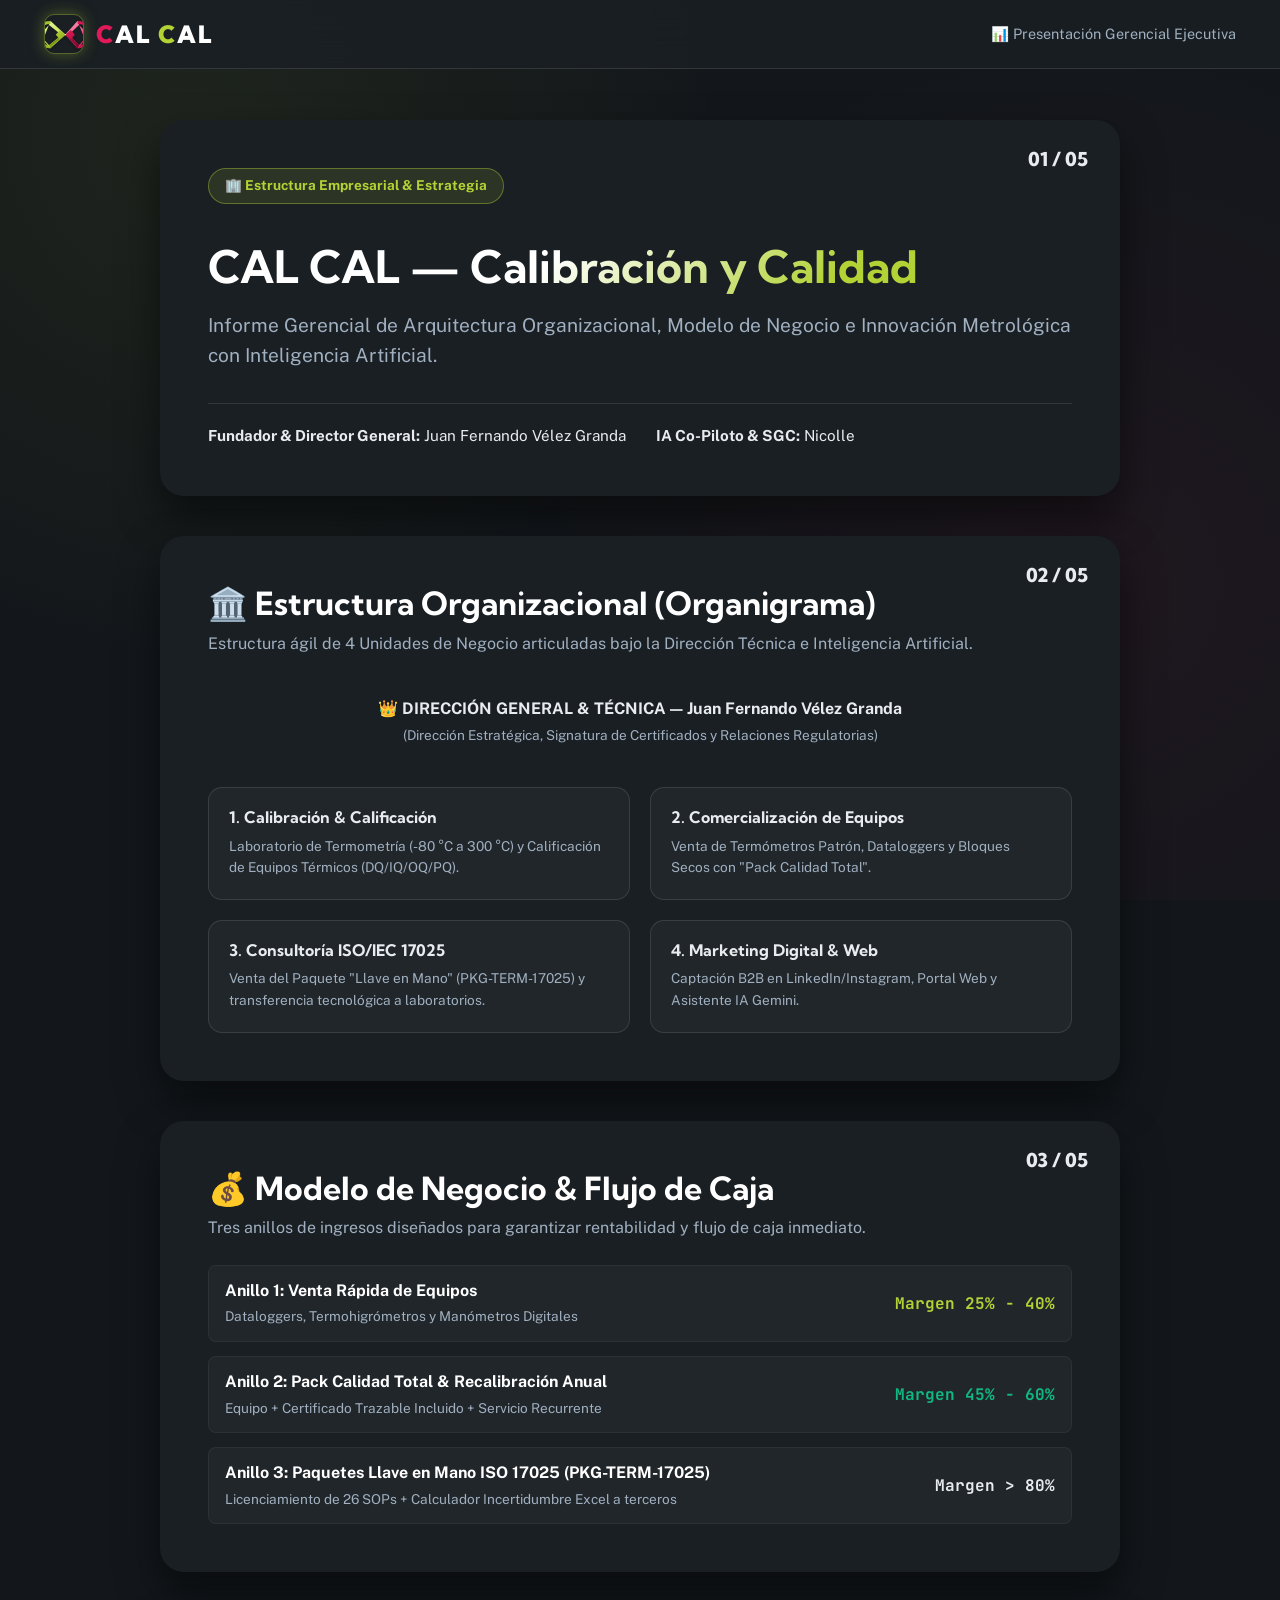
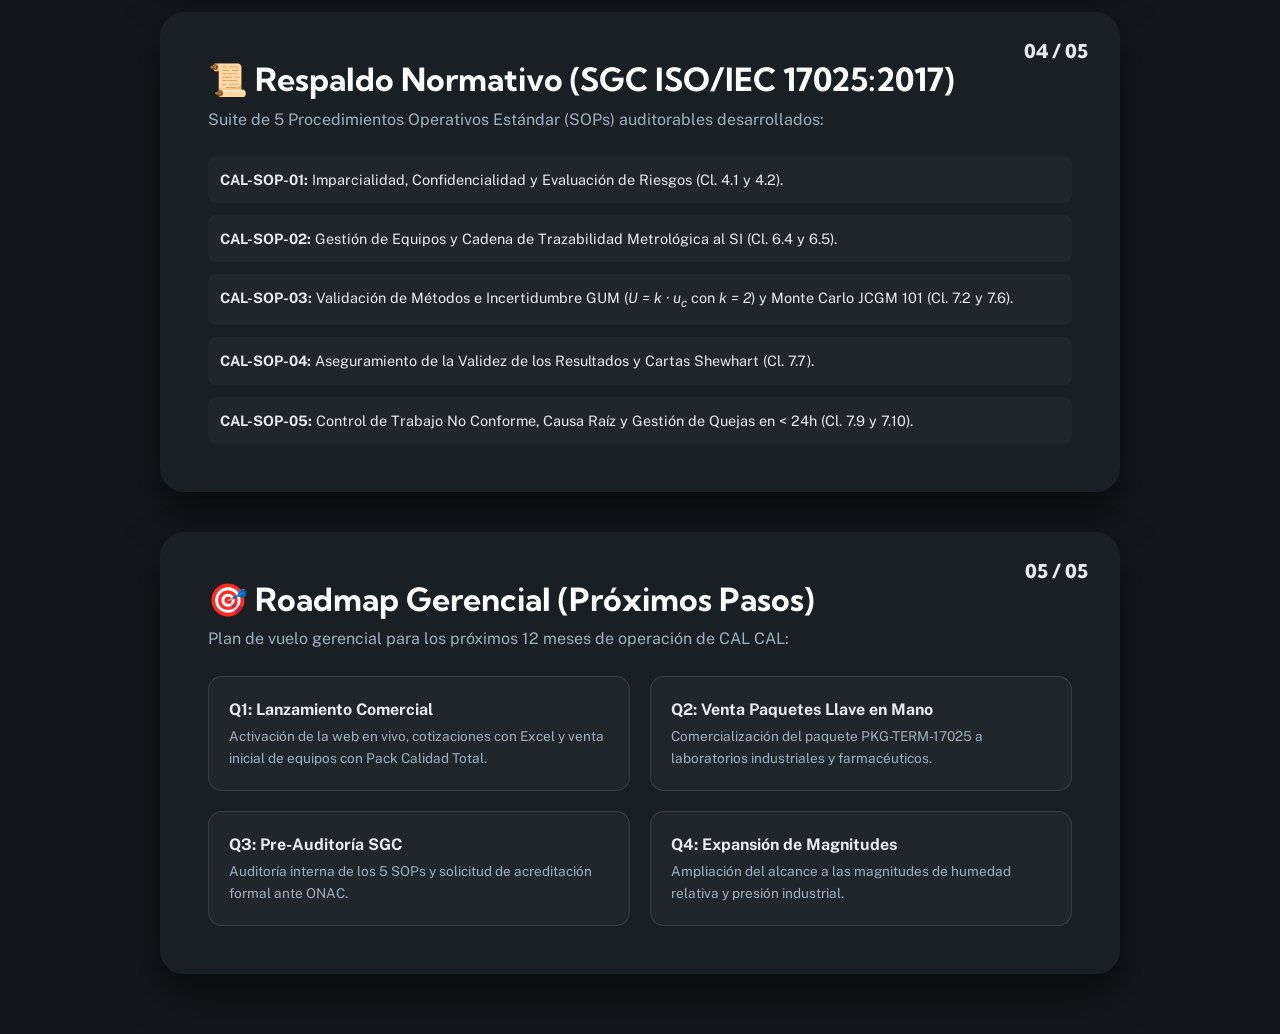
<file: presentacion.html>
<!DOCTYPE html>
<html lang="es">
<head>
  <meta charset="UTF-8">
  <title>CAL CAL — Presentación Gerencial & Estructura Organizacional</title>
  <link rel="stylesheet" href="styles.css">
  <link rel="icon" type="image/svg+xml" href="assets/calcal_favicon.svg">
  <style>
    .deck-container {
      max-width: 1000px;
      margin: 120px auto 60px auto;
      padding: 0 20px;
    }
    .slide-card {
      background: var(--bg-card);
      border: 1px solid var(--border-cyan);
      border-radius: var(--radius-lg);
      padding: 48px;
      margin-bottom: 40px;
      box-shadow: 0 20px 40px rgba(0,0,0,0.5);
      position: relative;
    }
    .slide-number {
      position: absolute;
      top: 24px;
      right: 32px;
      font-family: var(--font-display);
      font-weight: 800;
      color: var(--accent-cyan);
      font-size: 1.2rem;
    }
    .org-grid {
      display: grid;
      grid-template-columns: 1fr 1fr;
      gap: 20px;
      margin-top: 24px;
    }
    .org-box {
      background: rgba(255,255,255,0.03);
      border: 1px solid var(--border-glass);
      border-radius: var(--radius-md);
      padding: 20px;
    }
    .org-box h4 {
      color: var(--accent-cyan);
      margin-bottom: 8px;
    }
  </style>
</head>
<body>

  <header class="header">
    <div class="container">
      <div class="nav-wrapper">
        <a href="index.html" class="brand-logo">
          <img src="assets/calcal_isotipo_infinito.svg" alt="CAL CAL Isotipo" class="brand-logo-img">
          <span class="brand-logo-text"><span class="c-fuchsia">C</span>AL <span class="c-lime">C</span>AL</span>
        </a>
        <div style="color: var(--text-muted); font-size: 0.9rem;">
          📊 Presentación Gerencial Ejecutiva
        </div>
      </div>
    </div>
  </header>

  <div class="deck-container">

    <!-- SLIDE 1: PORTADA -->
    <div class="slide-card">
      <span class="slide-number">01 / 05</span>
      <div class="hero-tag"><span>🏢 Estructura Empresarial & Estrategia</span></div>
      <h1 style="font-size: 2.8rem; margin-top: 12px; margin-bottom: 16px;">
        <span class="c-fuchsia">C</span>AL <span class="c-lime">C</span>AL — <span class="text-gradient">Calibración y Calidad</span>
      </h1>
      <p style="font-size: 1.2rem; color: var(--text-muted); margin-bottom: 32px;">
        Informe Gerencial de Arquitectura Organizacional, Modelo de Negocio e Innovación Metrológica con Inteligencia Artificial.
      </p>
      
      <div style="display: flex; gap: 30px; border-top: 1px solid var(--border-glass); padding-top: 20px; font-size: 0.95rem;">
        <div><strong>Fundador & Director General:</strong> Juan Fernando Vélez Granda</div>
        <div><strong>IA Co-Piloto & SGC:</strong> Nicolle</div>
      </div>
    </div>

    <!-- SLIDE 2: ORGANIGRAMA -->
    <div class="slide-card">
      <span class="slide-number">02 / 05</span>
      <h2 style="font-size: 2rem; margin-bottom: 8px;">🏛️ Estructura Organizacional (Organigrama)</h2>
      <p style="color: var(--text-muted); margin-bottom: 24px;">
        Estructura ágil de 4 Unidades de Negocio articuladas bajo la Dirección Técnica e Inteligencia Artificial.
      </p>

      <div style="background: var(--primary-cobalt); padding: 16px; border-radius: 12px; text-align: center; font-weight: bold; margin-bottom: 20px; border: 1px solid var(--accent-cyan);">
        👑 DIRECCIÓN GENERAL & TÉCNICA — Juan Fernando Vélez Granda<br>
        <span style="font-size:0.85rem; color:var(--text-muted); font-weight:normal;">(Dirección Estratégica, Signatura de Certificados y Relaciones Regulatorias)</span>
      </div>

      <div class="org-grid">
        <div class="org-box">
          <h4>1. Calibración & Calificación</h4>
          <p style="font-size: 0.85rem; color: var(--text-muted);">
            Laboratorio de Termometría (-80 °C a 300 °C) y Calificación de Equipos Térmicos (DQ/IQ/OQ/PQ).
          </p>
        </div>

        <div class="org-box">
          <h4>2. Comercialización de Equipos</h4>
          <p style="font-size: 0.85rem; color: var(--text-muted);">
            Venta de Termómetros Patrón, Dataloggers y Bloques Secos con "Pack Calidad Total".
          </p>
        </div>

        <div class="org-box">
          <h4>3. Consultoría ISO/IEC 17025</h4>
          <p style="font-size: 0.85rem; color: var(--text-muted);">
            Venta del Paquete "Llave en Mano" (PKG-TERM-17025) y transferencia tecnológica a laboratorios.
          </p>
        </div>

        <div class="org-box">
          <h4>4. Marketing Digital & Web</h4>
          <p style="font-size: 0.85rem; color: var(--text-muted);">
            Captación B2B en LinkedIn/Instagram, Portal Web y Asistente IA Gemini.
          </p>
        </div>
      </div>
    </div>

    <!-- SLIDE 3: MODELO DE NEGOCIO -->
    <div class="slide-card">
      <span class="slide-number">03 / 05</span>
      <h2 style="font-size: 2rem; margin-bottom: 8px;">💰 Modelo de Negocio & Flujo de Caja</h2>
      <p style="color: var(--text-muted); margin-bottom: 24px;">
        Tres anillos de ingresos diseñados para garantizar rentabilidad y flujo de caja inmediato.
      </p>

      <div class="metrics-list">
        <div class="metric-item">
          <div>
            <strong style="color:var(--text-bright);">Anillo 1: Venta Rápida de Equipos</strong><br>
            <span style="font-size:0.85rem; color:var(--text-muted);">Dataloggers, Termohigrómetros y Manómetros Digitales</span>
          </div>
          <span class="metric-value">Margen 25% - 40%</span>
        </div>

        <div class="metric-item">
          <div>
            <strong style="color:var(--text-bright);">Anillo 2: Pack Calidad Total & Recalibración Anual</strong><br>
            <span style="font-size:0.85rem; color:var(--text-muted);">Equipo + Certificado Trazable Incluido + Servicio Recurrente</span>
          </div>
          <span class="metric-value" style="color:#10B981;">Margen 45% - 60%</span>
        </div>

        <div class="metric-item">
          <div>
            <strong style="color:var(--text-bright);">Anillo 3: Paquetes Llave en Mano ISO 17025 (PKG-TERM-17025)</strong><br>
            <span style="font-size:0.85rem; color:var(--text-muted);">Licenciamiento de 26 SOPs + Calculador Incertidumbre Excel a terceros</span>
          </div>
          <span class="metric-value" style="color:var(--accent-thermal);">Margen > 80%</span>
        </div>
      </div>
    </div>

    <!-- SLIDE 4: RESPALDO NORMATIVO ISO 17025 -->
    <div class="slide-card">
      <span class="slide-number">04 / 05</span>
      <h2 style="font-size: 2rem; margin-bottom: 8px;">📜 Respaldo Normativo (SGC ISO/IEC 17025:2017)</h2>
      <p style="color: var(--text-muted); margin-bottom: 24px;">
        Suite de 5 Procedimientos Operativos Estándar (SOPs) auditorables desarrollados:
      </p>

      <div style="display:flex; flex-direction:column; gap:12px; font-size:0.9rem;">
        <div style="background:rgba(255,255,255,0.03); padding:12px; border-radius:8px;">
          <strong style="color:var(--accent-cyan);">CAL-SOP-01:</strong> Imparcialidad, Confidencialidad y Evaluación de Riesgos (Cl. 4.1 y 4.2).
        </div>
        <div style="background:rgba(255,255,255,0.03); padding:12px; border-radius:8px;">
          <strong style="color:var(--accent-cyan);">CAL-SOP-02:</strong> Gestión de Equipos y Cadena de Trazabilidad Metrológica al SI (Cl. 6.4 y 6.5).
        </div>
        <div style="background:rgba(255,255,255,0.03); padding:12px; border-radius:8px;">
          <strong style="color:var(--accent-cyan);">CAL-SOP-03:</strong> Validación de Métodos e Incertidumbre GUM (<i>U = k · u<sub>c</sub></i> con <i>k = 2</i>) y Monte Carlo JCGM 101 (Cl. 7.2 y 7.6).
        </div>
        <div style="background:rgba(255,255,255,0.03); padding:12px; border-radius:8px;">
          <strong style="color:var(--accent-cyan);">CAL-SOP-04:</strong> Aseguramiento de la Validez de los Resultados y Cartas Shewhart (Cl. 7.7).
        </div>
        <div style="background:rgba(255,255,255,0.03); padding:12px; border-radius:8px;">
          <strong style="color:var(--accent-cyan);">CAL-SOP-05:</strong> Control de Trabajo No Conforme, Causa Raíz y Gestión de Quejas en < 24h (Cl. 7.9 y 7.10).
        </div>
      </div>
    </div>

    <!-- SLIDE 5: ROADMAP DE EJECUCIÓN -->
    <div class="slide-card">
      <span class="slide-number">05 / 05</span>
      <h2 style="font-size: 2rem; margin-bottom: 8px;">🎯 Roadmap Gerencial (Próximos Pasos)</h2>
      <p style="color: var(--text-muted); margin-bottom: 24px;">
        Plan de vuelo gerencial para los próximos 12 meses de operación de CAL CAL:
      </p>

      <div class="org-grid">
        <div class="org-box">
          <strong style="color:var(--accent-cyan);">Q1: Lanzamiento Comercial</strong>
          <p style="font-size:0.85rem; color:var(--text-muted); margin-top:4px;">
            Activación de la web en vivo, cotizaciones con Excel y venta inicial de equipos con Pack Calidad Total.
          </p>
        </div>
        <div class="org-box">
          <strong style="color:var(--accent-cyan);">Q2: Venta Paquetes Llave en Mano</strong>
          <p style="font-size:0.85rem; color:var(--text-muted); margin-top:4px;">
            Comercialización del paquete PKG-TERM-17025 a laboratorios industriales y farmacéuticos.
          </p>
        </div>
        <div class="org-box">
          <strong style="color:var(--accent-cyan);">Q3: Pre-Auditoría SGC</strong>
          <p style="font-size:0.85rem; color:var(--text-muted); margin-top:4px;">
            Auditoría interna de los 5 SOPs y solicitud de acreditación formal ante ONAC.
          </p>
        </div>
        <div class="org-box">
          <strong style="color:var(--accent-cyan);">Q4: Expansión de Magnitudes</strong>
          <p style="font-size:0.85rem; color:var(--text-muted); margin-top:4px;">
            Ampliación del alcance a las magnitudes de humedad relativa y presión industrial.
          </p>
        </div>
      </div>
    </div>

  </div>

</body>
</html>
</file>
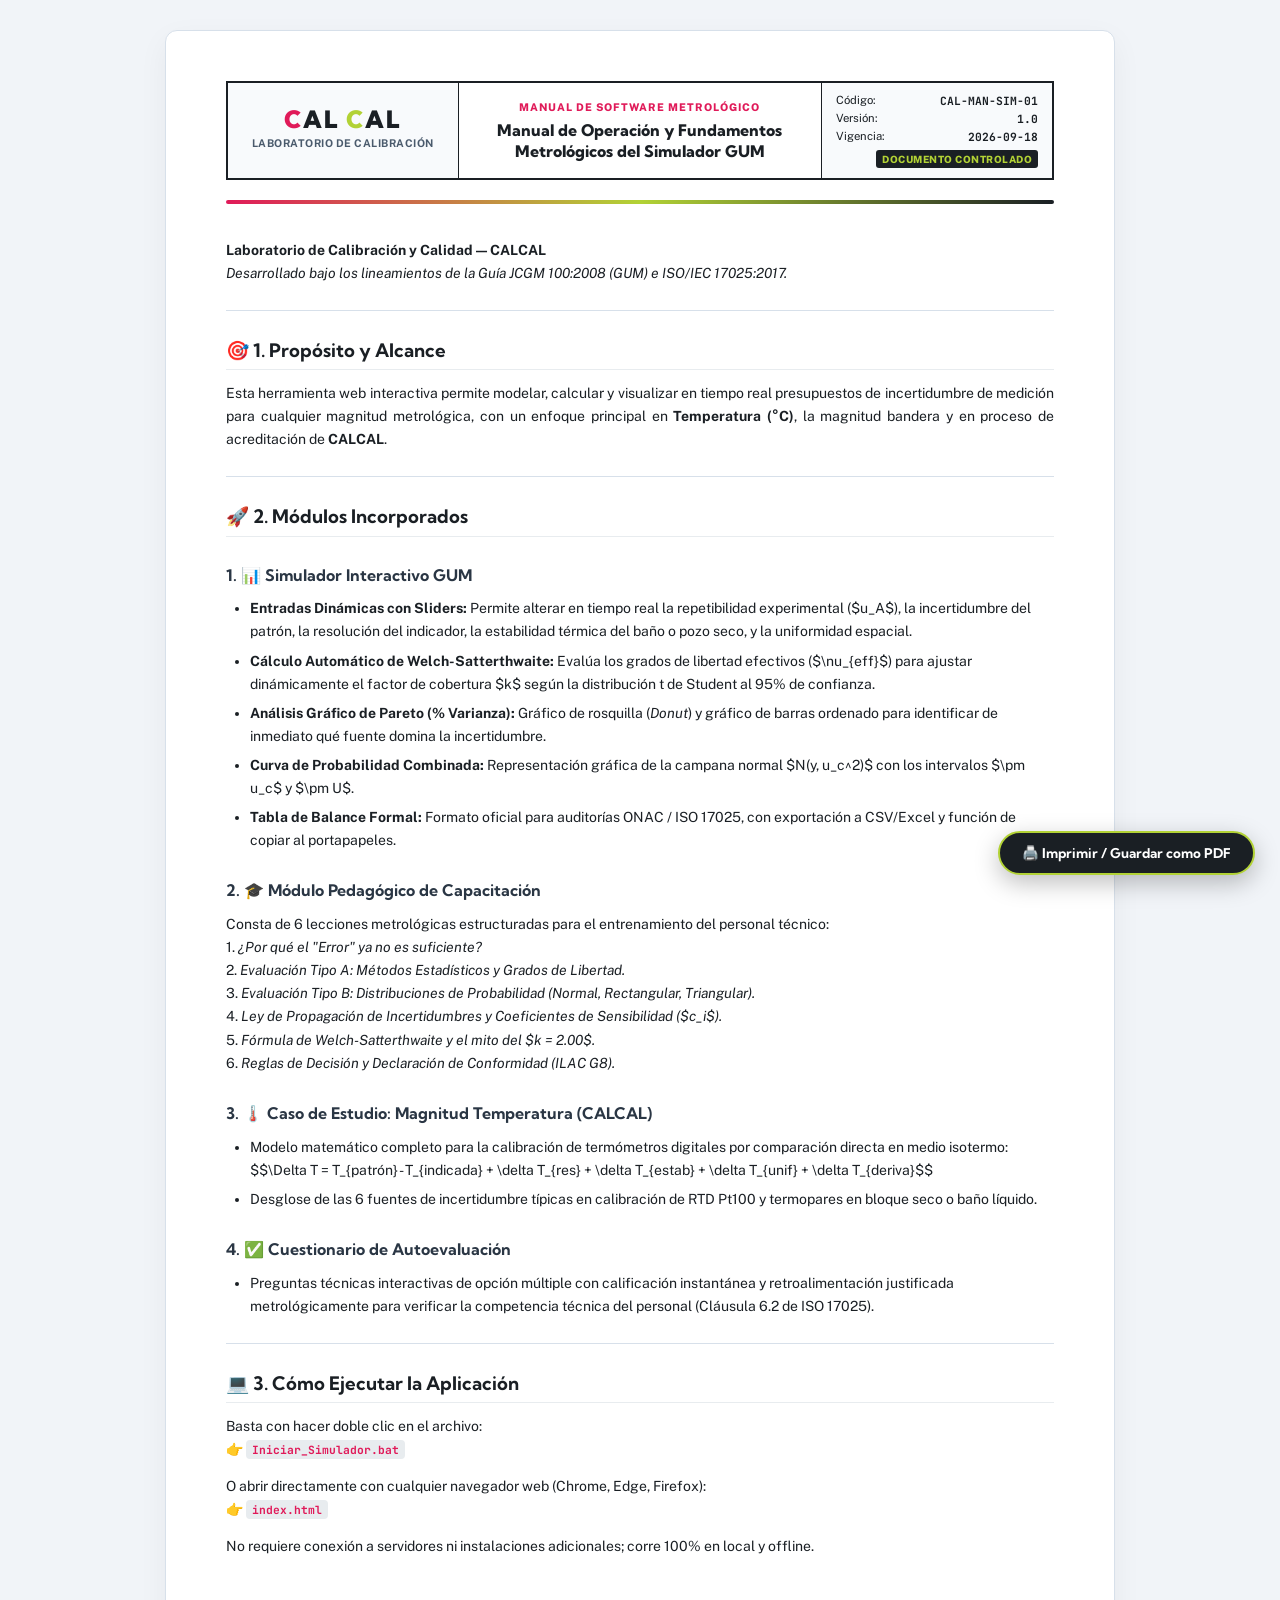
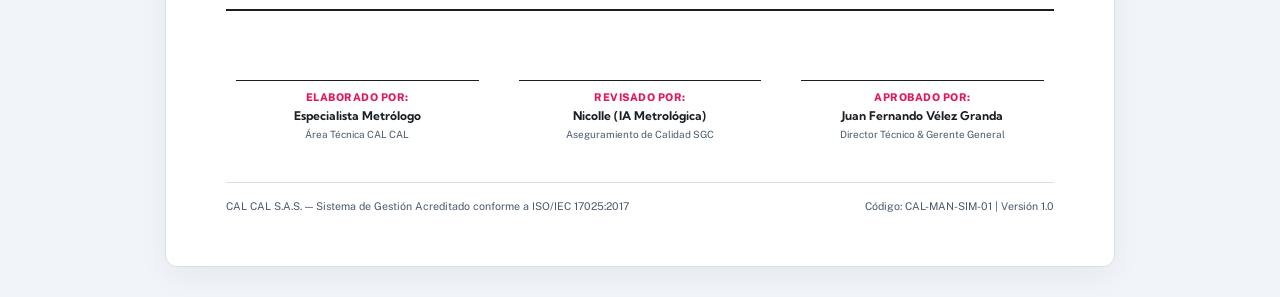
<file: simulador/Manual_Usuario_Simulador_GUM.html>
<!DOCTYPE html>
<html lang="es">
<head>
  <meta charset="UTF-8">
  <meta name="viewport" content="width=device-width, initial-scale=1.0">
  <title>CAL-MAN-SIM-01 — Manual de Operación y Fundamentos Metrológicos del Simulador GUM | CAL CAL S.A.S.</title>
  <link rel="preconnect" href="https://fonts.googleapis.com">
  <link rel="preconnect" href="https://fonts.gstatic.com" crossorigin>
  <link href="https://fonts.googleapis.com/css2?family=Kumbh+Sans:wght@400;600;700;800;900&family=Public+Sans:wght@300;400;500;600;700&family=JetBrains+Mono:wght@400;600;700&display=swap" rel="stylesheet">
  <style>
    :root {
      --lime: #B2D235;
      --fuchsia: #E01A59;
      --carbon: #1A1F24;
      --pearl: #E8ECEF;
      --pearl-light: #F8FAFC;
      --slate: #4A5A6C;
      --border-color: #D7E0EA;
      --white: #FFFFFF;
    }

    * { box-sizing: border-box; margin: 0; padding: 0; }

    body {
      font-family: 'Public Sans', sans-serif;
      background-color: #F1F4F8;
      color: var(--carbon);
      line-height: 1.65;
      font-size: 10.5pt;
      padding: 30px 15px;
    }

    .document-page {
      max-width: 950px;
      margin: 0 auto;
      background: var(--white);
      border: 1px solid var(--border-color);
      border-radius: 12px;
      padding: 50px 60px;
      box-shadow: 0 10px 30px rgba(0,0,0,0.05);
      position: relative;
    }

    /* TABLA DE ENCABEZADO DE CONTROL DOCUMENTAL ISO 17025 */
    .control-header-table {
      width: 100%;
      border-collapse: collapse;
      margin-bottom: 20px;
      border: 2px solid var(--carbon);
    }

    .control-header-table td {
      border: 1px solid var(--carbon);
      padding: 10px 14px;
      vertical-align: middle;
    }

    .header-logo-cell {
      width: 28%;
      text-align: center;
      background: var(--pearl-light);
    }

    .brand-title {
      font-family: 'Kumbh Sans', sans-serif;
      font-size: 24px;
      font-weight: 900;
      letter-spacing: 2px;
      color: var(--carbon);
      line-height: 1;
    }

    .brand-title .c-fuchsia { color: var(--fuchsia); }
    .brand-title .c-lime { color: var(--lime); }

    .brand-lab {
      font-size: 8pt;
      color: var(--slate);
      font-weight: 700;
      text-transform: uppercase;
      letter-spacing: 0.5px;
      margin-top: 4px;
    }

    .header-title-cell {
      width: 44%;
      text-align: center;
    }

    .doc-category {
      font-size: 8pt;
      font-weight: 800;
      color: var(--fuchsia);
      text-transform: uppercase;
      letter-spacing: 1px;
      margin-bottom: 3px;
    }

    .doc-main-title {
      font-family: 'Kumbh Sans', sans-serif;
      font-size: 12pt;
      font-weight: 800;
      color: var(--carbon);
      line-height: 1.3;
    }

    .header-meta-cell {
      width: 28%;
      font-size: 8.5pt;
      background: var(--pearl-light);
      line-height: 1.4;
    }

    .meta-row {
      display: flex;
      justify-content: space-between;
      margin-bottom: 2px;
    }

    .meta-val {
      font-family: 'JetBrains Mono', monospace;
      font-weight: 700;
      color: var(--carbon);
    }

    .status-badge {
      display: inline-block;
      background: var(--carbon);
      color: var(--lime);
      font-size: 7.5pt;
      font-weight: 800;
      padding: 2px 6px;
      border-radius: 3px;
      letter-spacing: 0.5px;
      margin-top: 3px;
    }

    /* BARRA DECORATIVA */
    .color-accent-bar {
      height: 4px;
      background: linear-gradient(90deg, var(--fuchsia) 0%, var(--lime) 50%, var(--carbon) 100%);
      margin-bottom: 35px;
      border-radius: 2px;
    }

    /* ESTILOS DEL CUERPO MARKDOWN */
    .doc-body {
      color: var(--carbon);
    }

    .doc-body h1, .doc-body h2, .doc-body h3, .doc-body h4 {
      font-family: 'Kumbh Sans', sans-serif;
      color: var(--carbon);
      margin-top: 28px;
      margin-bottom: 12px;
      line-height: 1.3;
    }

    .doc-body h1 {
      font-size: 18pt;
      border-bottom: 2px solid var(--pearl);
      padding-bottom: 8px;
      display: none; /* Ya está en el encabezado de control */
    }

    .doc-body h2 {
      font-size: 14pt;
      border-bottom: 1px solid var(--pearl);
      padding-bottom: 6px;
      color: var(--carbon);
    }

    .doc-body h3 { font-size: 12pt; color: #2A3644; }
    .doc-body h4 { font-size: 10.5pt; color: var(--slate); }

    .doc-body p {
      margin-bottom: 14px;
      text-align: justify;
    }

    .doc-body ul, .doc-body ol {
      margin-left: 24px;
      margin-bottom: 16px;
    }

    .doc-body li {
      margin-bottom: 6px;
    }

    .doc-body blockquote {
      background: var(--pearl-light);
      border-left: 4px solid var(--lime);
      padding: 12px 18px;
      margin: 18px 0;
      font-style: italic;
      color: var(--slate);
      border-radius: 0 8px 8px 0;
    }

    /* TABLAS */
    .doc-body table {
      width: 100%;
      border-collapse: collapse;
      margin: 20px 0;
      font-size: 9pt;
    }

    .doc-body th {
      background: var(--carbon);
      color: var(--white);
      font-family: 'Kumbh Sans', sans-serif;
      font-weight: 700;
      padding: 9px 12px;
      text-align: left;
      border: 1px solid var(--carbon);
    }

    .doc-body td {
      padding: 8px 12px;
      border: 1px solid var(--border-color);
      vertical-align: top;
    }

    .doc-body tr:nth-child(even) {
      background-color: var(--pearl-light);
    }

    /* CÓDIGO */
    .doc-body pre, .doc-body code {
      font-family: 'JetBrains Mono', monospace;
    }

    .doc-body pre {
      background: #1E252D;
      color: #E2E8F0;
      padding: 16px;
      border-radius: 8px;
      overflow-x: auto;
      font-size: 8.5pt;
      margin: 16px 0;
      border-left: 3px solid var(--lime);
    }

    .doc-body :not(pre) > code {
      background: var(--pearl);
      color: var(--fuchsia);
      padding: 2px 6px;
      border-radius: 4px;
      font-size: 8.5pt;
    }

    .doc-body hr {
      border: none;
      height: 1px;
      background: var(--border-color);
      margin: 25px 0;
    }

    /* FIRMAS DE CONTROL DOCUMENTAL */
    .signatures-block {
      margin-top: 50px;
      border-top: 2px solid var(--carbon);
      padding-top: 25px;
      display: grid;
      grid-template-columns: repeat(3, 1fr);
      gap: 20px;
      text-align: center;
      page-break-inside: avoid;
    }

    .sig-col {
      padding: 0 10px;
    }

    .sig-line {
      border-bottom: 1px solid var(--carbon);
      margin-bottom: 8px;
      height: 45px;
    }

    .sig-role {
      font-size: 8pt;
      font-weight: 800;
      color: var(--fuchsia);
      text-transform: uppercase;
      letter-spacing: 0.5px;
    }

    .sig-name {
      font-family: 'Kumbh Sans', sans-serif;
      font-size: 9pt;
      font-weight: 700;
      color: var(--carbon);
    }

    .sig-title {
      font-size: 7.5pt;
      color: var(--slate);
    }

    /* FOOTER */
    .doc-footer {
      margin-top: 40px;
      padding-top: 15px;
      border-top: 1px solid var(--border-color);
      display: flex;
      justify-content: space-between;
      font-size: 8pt;
      color: var(--slate);
    }

    /* PRINT READY STYLES (PDF AUDITABLE) */
    @media print {
      body {
        background: var(--white);
        padding: 0;
      }
      .document-page {
        border: none;
        box-shadow: none;
        padding: 0;
        max-width: 100%;
      }
      .btn-print-floating {
        display: none !important;
      }
      .control-header-table th, .control-header-table td,
      .doc-body th, .doc-body td {
        -webkit-print-color-adjust: exact !important;
        print-color-adjust: exact !important;
      }
    }

    /* BOTÓN FLOTANTE DE IMPRESIÓN / GUARDAR PDF */
    .btn-print-floating {
      position: fixed;
      bottom: 25px;
      right: 25px;
      background: var(--carbon);
      color: var(--white);
      border: 2px solid var(--lime);
      padding: 12px 22px;
      border-radius: 50px;
      font-family: 'Kumbh Sans', sans-serif;
      font-weight: 700;
      font-size: 13.5px;
      cursor: pointer;
      box-shadow: 0 8px 25px rgba(0,0,0,0.25);
      transition: all 0.2s;
      display: flex;
      align-items: center;
      gap: 10px;
      z-index: 1000;
    }

    .btn-print-floating:hover {
      background: var(--lime);
      color: var(--carbon);
      border-color: var(--lime);
      transform: translateY(-2px);
    }
  </style>
</head>
<body>

  <!-- BOTÓN FLOTANTE PARA GUARDAR COMO PDF DIRECTAMENTE -->
  <button class="btn-print-floating" onclick="window.print()">
    🖨️ Imprimir / Guardar como PDF
  </button>

  <div class="document-page">

    <!-- ENCABEZADO DE CONTROL DOCUMENTAL ISO/IEC 17025 -->
    <table class="control-header-table">
      <tr>
        <td class="header-logo-cell">
          <div class="brand-title"><span class="c-fuchsia">C</span>AL <span class="c-lime">C</span>AL</div>
          <div class="brand-lab">Laboratorio de Calibración</div>
        </td>
        <td class="header-title-cell">
          <div class="doc-category">Manual de Software Metrológico</div>
          <div class="doc-main-title">Manual de Operación y Fundamentos Metrológicos del Simulador GUM</div>
        </td>
        <td class="header-meta-cell">
          <div class="meta-row"><span>Código:</span> <span class="meta-val">CAL-MAN-SIM-01</span></div>
          <div class="meta-row"><span>Versión:</span> <span class="meta-val">1.0</span></div>
          <div class="meta-row"><span>Vigencia:</span> <span class="meta-val">2026-09-18</span></div>
          <div style="text-align:right;">
            <span class="status-badge">DOCUMENTO CONTROLADO</span>
          </div>
        </td>
      </tr>
    </table>

    <div class="color-accent-bar"></div>

    <!-- CUERPO DEL DOCUMENTO -->
    <div class="doc-body">
      <h1>🔬 Simulador de Incertidumbre de Medición &amp; Módulo de Capacitación — CALCAL</h1>
<p><strong>Laboratorio de Calibración y Calidad — CALCAL</strong><br />
<em>Desarrollado bajo los lineamientos de la Guía JCGM 100:2008 (GUM) e ISO/IEC 17025:2017.</em></p>
<hr />
<h2>🎯 1. Propósito y Alcance</h2>
<p>Esta herramienta web interactiva permite modelar, calcular y visualizar en tiempo real presupuestos de incertidumbre de medición para cualquier magnitud metrológica, con un enfoque principal en <strong>Temperatura (°C)</strong>, la magnitud bandera y en proceso de acreditación de <strong>CALCAL</strong>.</p>
<hr />
<h2>🚀 2. Módulos Incorporados</h2>
<h3>1. 📊 Simulador Interactivo GUM</h3>
<ul>
<li><strong>Entradas Dinámicas con Sliders:</strong> Permite alterar en tiempo real la repetibilidad experimental ($u_A$), la incertidumbre del patrón, la resolución del indicador, la estabilidad térmica del baño o pozo seco, y la uniformidad espacial.</li>
<li><strong>Cálculo Automático de Welch-Satterthwaite:</strong> Evalúa los grados de libertad efectivos ($\nu_{eff}$) para ajustar dinámicamente el factor de cobertura $k$ según la distribución t de Student al 95% de confianza.</li>
<li><strong>Análisis Gráfico de Pareto (% Varianza):</strong> Gráfico de rosquilla (<em>Donut</em>) y gráfico de barras ordenado para identificar de inmediato qué fuente domina la incertidumbre.</li>
<li><strong>Curva de Probabilidad Combinada:</strong> Representación gráfica de la campana normal $N(y, u_c^2)$ con los intervalos $\pm u_c$ y $\pm U$.</li>
<li><strong>Tabla de Balance Formal:</strong> Formato oficial para auditorías ONAC / ISO 17025, con exportación a CSV/Excel y función de copiar al portapapeles.</li>
</ul>
<h3>2. 🎓 Módulo Pedagógico de Capacitación</h3>
<p>Consta de 6 lecciones metrológicas estructuradas para el entrenamiento del personal técnico:<br />
1. <em>¿Por qué el "Error" ya no es suficiente?</em><br />
2. <em>Evaluación Tipo A: Métodos Estadísticos y Grados de Libertad.</em><br />
3. <em>Evaluación Tipo B: Distribuciones de Probabilidad (Normal, Rectangular, Triangular).</em><br />
4. <em>Ley de Propagación de Incertidumbres y Coeficientes de Sensibilidad ($c_i$).</em><br />
5. <em>Fórmula de Welch-Satterthwaite y el mito del $k = 2.00$.</em><br />
6. <em>Reglas de Decisión y Declaración de Conformidad (ILAC G8).</em></p>
<h3>3. 🌡️ Caso de Estudio: Magnitud Temperatura (CALCAL)</h3>
<ul>
<li>Modelo matemático completo para la calibración de termómetros digitales por comparación directa en medio isotermo:<br />
  $$\Delta T = T_{patrón} - T_{indicada} + \delta T_{res} + \delta T_{estab} + \delta T_{unif} + \delta T_{deriva}$$</li>
<li>Desglose de las 6 fuentes de incertidumbre típicas en calibración de RTD Pt100 y termopares en bloque seco o baño líquido.</li>
</ul>
<h3>4. ✅ Cuestionario de Autoevaluación</h3>
<ul>
<li>Preguntas técnicas interactivas de opción múltiple con calificación instantánea y retroalimentación justificada metrológicamente para verificar la competencia técnica del personal (Cláusula 6.2 de ISO 17025).</li>
</ul>
<hr />
<h2>💻 3. Cómo Ejecutar la Aplicación</h2>
<p>Basta con hacer doble clic en el archivo:<br />
👉 <strong><code>Iniciar_Simulador.bat</code></strong></p>
<p>O abrir directamente con cualquier navegador web (Chrome, Edge, Firefox):<br />
👉 <strong><code>index.html</code></strong></p>
<p>No requiere conexión a servidores ni instalaciones adicionales; corre 100% en local y offline.</p>
    </div>

    <!-- FIRMAS DE APROBACIÓN SGC -->
    <div class="signatures-block">
      <div class="sig-col">
        <div class="sig-line"></div>
        <div class="sig-role">Elaborado por:</div>
        <div class="sig-name">Especialista Metrólogo</div>
        <div class="sig-title">Área Técnica CAL CAL</div>
      </div>
      <div class="sig-col">
        <div class="sig-line"></div>
        <div class="sig-role">Revisado por:</div>
        <div class="sig-name">Nicolle (IA Metrológica)</div>
        <div class="sig-title">Aseguramiento de Calidad SGC</div>
      </div>
      <div class="sig-col">
        <div class="sig-line"></div>
        <div class="sig-role">Aprobado por:</div>
        <div class="sig-name">Juan Fernando Vélez Granda</div>
        <div class="sig-title">Director Técnico & Gerente General</div>
      </div>
    </div>

    <!-- PIE DEL DOCUMENTO -->
    <div class="doc-footer">
      <div>CAL CAL S.A.S. — Sistema de Gestión Acreditado conforme a ISO/IEC 17025:2017</div>
      <div>Código: CAL-MAN-SIM-01 | Versión 1.0</div>
    </div>

  </div>

</body>
</html>
</file>
<file: styles.css>
/* ==========================================================================
   CAL CAL — Laboratorio de Calibración & Metrología Industrial
   Sistema de Estilos Web Corporativo Oficial (Conforme a Manual de Marca)
   ========================================================================== */

@import url('https://fonts.googleapis.com/css2?family=Kumbh+Sans:wght@400;500;600;700;800;900&family=Public+Sans:wght@300;400;500;600;700&family=JetBrains+Mono:wght@400;600;700&display=swap');

:root {
  /* Paleta Cromática Oficial CAL CAL */
  --bg-dark: #13171B;
  --bg-card: #1A1F24;
  --bg-card-hover: #222830;
  --bg-glass: rgba(26, 31, 36, 0.88);
  
  --primary-lime: #B2D235;
  --primary-lime-dark: #8DA824;
  --primary-lime-glow: rgba(178, 210, 53, 0.35);
  
  --primary-fuchsia: #E01A59;
  --primary-fuchsia-dark: #B81144;
  --primary-fuchsia-glow: rgba(224, 26, 89, 0.35);
  
  --pearl-gray: #E8ECEF;
  --slate-gray: #4A5A6C;
  
  --text-bright: #FFFFFF;
  --text-main: #E8ECEF;
  --text-muted: #A0B0C0;
  --text-dim: #708090;

  --border-glass: rgba(232, 236, 239, 0.12);
  --border-lime: rgba(178, 210, 53, 0.4);
  --border-fuchsia: rgba(224, 26, 89, 0.4);
  
  /* Fuentes Corporativas */
  --font-display: 'Kumbh Sans', -apple-system, BlinkMacSystemFont, sans-serif;
  --font-body: 'Public Sans', -apple-system, BlinkMacSystemFont, sans-serif;
  --font-mono: 'JetBrains Mono', monospace;

  /* Efectos y Radios */
  --radius-sm: 8px;
  --radius-md: 14px;
  --radius-lg: 24px;
  --shadow-glow: 0 0 25px rgba(178, 210, 53, 0.2);
  --transition-fast: 0.2s ease;
  --transition-normal: 0.3s ease;
}

/* Reset Base */
*, *::before, *::after {
  box-sizing: border-box;
  margin: 0;
  padding: 0;
}

html {
  scroll-behavior: smooth;
  font-size: 16px;
}

body {
  background-color: var(--bg-dark);
  color: var(--text-main);
  font-family: var(--font-body);
  line-height: 1.6;
  overflow-x: hidden;
  background-image: 
    radial-gradient(circle at 15% 15%, rgba(178, 210, 53, 0.07) 0%, transparent 40%),
    radial-gradient(circle at 85% 65%, rgba(224, 26, 89, 0.06) 0%, transparent 45%);
  background-attachment: fixed;
}

/* Tipografía Utility */
h1, h2, h3, h4, h5, h6 {
  font-family: var(--font-display);
  color: var(--text-bright);
  line-height: 1.2;
}

a {
  color: var(--primary-lime);
  text-decoration: none;
  transition: color var(--transition-fast);
}

a:hover {
  color: var(--text-bright);
}

.text-gradient {
  background: linear-gradient(135deg, #FFFFFF 20%, var(--primary-lime) 80%);
  -webkit-background-clip: text;
  -webkit-text-fill-color: transparent;
}

.text-gradient-fuchsia {
  background: linear-gradient(135deg, #FFFFFF 20%, var(--primary-fuchsia) 80%);
  -webkit-background-clip: text;
  -webkit-text-fill-color: transparent;
}

.text-gradient-brand {
  background: linear-gradient(135deg, var(--primary-fuchsia) 20%, var(--primary-lime) 90%);
  -webkit-background-clip: text;
  -webkit-text-fill-color: transparent;
}

.container {
  width: 100%;
  max-width: 1240px;
  margin: 0 auto;
  padding: 0 24px;
}

/* Buttons */
.btn {
  display: inline-flex;
  align-items: center;
  justify-content: center;
  gap: 10px;
  padding: 14px 28px;
  font-family: var(--font-display);
  font-weight: 700;
  font-size: 0.95rem;
  border-radius: var(--radius-md);
  border: 1px solid transparent;
  cursor: pointer;
  transition: all var(--transition-normal);
  text-transform: none;
}

.btn-primary {
  background: linear-gradient(135deg, var(--primary-lime), var(--primary-lime-dark));
  color: #13171B;
  box-shadow: 0 4px 20px var(--primary-lime-glow);
}

.btn-primary:hover {
  transform: translateY(-2px);
  box-shadow: 0 6px 28px rgba(178, 210, 53, 0.45);
}

.btn-secondary {
  background: rgba(255, 255, 255, 0.05);
  color: var(--text-bright);
  border-color: var(--border-glass);
  backdrop-filter: blur(10px);
}

.btn-secondary:hover {
  background: rgba(255, 255, 255, 0.1);
  border-color: var(--border-lime);
  transform: translateY(-2px);
}

.btn-fuchsia {
  background: linear-gradient(135deg, var(--primary-fuchsia), var(--primary-fuchsia-dark));
  color: var(--text-bright);
  box-shadow: 0 4px 20px var(--primary-fuchsia-glow);
}

.btn-fuchsia:hover {
  transform: translateY(-2px);
  box-shadow: 0 6px 28px rgba(224, 26, 89, 0.5);
}

/* Header & Nav */
.header {
  position: fixed;
  top: 0;
  left: 0;
  right: 0;
  z-index: 1000;
  background: var(--bg-glass);
  backdrop-filter: blur(16px);
  -webkit-backdrop-filter: blur(16px);
  border-bottom: 1px solid var(--border-glass);
  padding: 14px 0;
}

.nav-wrapper {
  display: flex;
  align-items: center;
  justify-content: space-between;
}

.brand-logo {
  display: flex;
  align-items: center;
  gap: 12px;
  text-decoration: none;
}

.brand-logo-img {
  width: 40px;
  height: 40px;
  object-fit: cover;
  border-radius: 10px;
  border: 1px solid var(--border-lime);
  box-shadow: 0 0 15px var(--primary-lime-glow);
}

.brand-logo-text {
  font-family: var(--font-display);
  font-weight: 900;
  font-size: 1.5rem;
  letter-spacing: 2px;
  color: var(--text-bright);
  line-height: 1;
}

.brand-logo-text .c-fuchsia { color: var(--primary-fuchsia); }
.brand-logo-text .c-lime { color: var(--primary-lime); }

.nav-links {
  display: flex;
  align-items: center;
  gap: 32px;
  list-style: none;
}

.nav-links a {
  font-size: 0.95rem;
  font-weight: 500;
  color: var(--text-muted);
}

.nav-links a:hover {
  color: var(--primary-lime);
}

.nav-actions {
  display: flex;
  align-items: center;
  gap: 16px;
}

.mobile-toggle {
  display: none;
  background: none;
  border: none;
  color: var(--text-bright);
  font-size: 1.5rem;
  cursor: pointer;
}

/* Hero Section */
.hero {
  padding: 160px 0 90px 0;
  position: relative;
}

.hero-grid {
  display: grid;
  grid-template-columns: 1.2fr 0.8fr;
  gap: 48px;
  align-items: center;
}

.hero-tag {
  display: inline-flex;
  align-items: center;
  gap: 8px;
  padding: 6px 16px;
  background: rgba(178, 210, 53, 0.12);
  border: 1px solid var(--border-lime);
  border-radius: 50px;
  color: var(--primary-lime);
  font-size: 0.85rem;
  font-weight: 700;
  margin-bottom: 24px;
}

.hero-title {
  font-size: 3.4rem;
  font-weight: 900;
  margin-bottom: 20px;
  letter-spacing: -1px;
}

.hero-subtitle {
  font-size: 1.15rem;
  color: var(--text-muted);
  margin-bottom: 36px;
  max-width: 580px;
}

.hero-actions {
  display: flex;
  gap: 16px;
  flex-wrap: wrap;
}

.hero-card-preview {
  background: var(--bg-card);
  border: 1px solid var(--border-glass);
  border-radius: var(--radius-lg);
  padding: 32px;
  box-shadow: 0 20px 40px rgba(0,0,0,0.5);
  position: relative;
  overflow: hidden;
}

.hero-card-preview::before {
  content: '';
  position: absolute;
  top: 0;
  left: 0;
  right: 0;
  height: 3px;
  background: linear-gradient(90deg, var(--primary-fuchsia), var(--primary-lime));
}

.preview-header {
  display: flex;
  align-items: center;
  justify-content: space-between;
  margin-bottom: 20px;
}

.status-dot {
  width: 9px;
  height: 9px;
  background: var(--primary-lime);
  border-radius: 50%;
  display: inline-block;
  box-shadow: 0 0 10px var(--primary-lime);
}

.metrics-list {
  display: flex;
  flex-direction: column;
  gap: 14px;
}

.metric-item {
  display: flex;
  justify-content: space-between;
  align-items: center;
  padding: 12px 16px;
  background: rgba(255, 255, 255, 0.03);
  border-radius: var(--radius-sm);
  border: 1px solid rgba(255, 255, 255, 0.05);
}

.metric-label {
  font-size: 0.85rem;
  color: var(--text-muted);
}

.metric-value {
  font-family: var(--font-mono);
  font-weight: 700;
  color: var(--primary-lime);
}

/* Services Section */
.section {
  padding: 90px 0;
}

.section-title-wrapper {
  text-align: center;
  max-width: 680px;
  margin: 0 auto 60px auto;
}

.section-subtitle {
  color: var(--primary-lime);
  font-family: var(--font-mono);
  font-weight: 700;
  text-transform: uppercase;
  letter-spacing: 1.5px;
  font-size: 0.85rem;
  margin-bottom: 12px;
  display: inline-block;
}

.section-title {
  font-size: 2.5rem;
  margin-bottom: 16px;
}

.section-desc {
  color: var(--text-muted);
  font-size: 1.05rem;
}

.services-grid {
  display: grid;
  grid-template-columns: repeat(auto-fit, minmax(340px, 1fr));
  gap: 28px;
}

.service-card {
  background: var(--bg-card);
  border: 1px solid var(--border-glass);
  border-radius: var(--radius-md);
  padding: 32px;
  transition: all var(--transition-normal);
  position: relative;
  display: flex;
  flex-direction: column;
}

.service-card:hover {
  background: var(--bg-card-hover);
  border-color: var(--border-lime);
  transform: translateY(-6px);
  box-shadow: 0 16px 32px rgba(178, 210, 53, 0.15);
}

.service-icon {
  width: 54px;
  height: 54px;
  border-radius: 14px;
  background: rgba(178, 210, 53, 0.1);
  border: 1px solid var(--border-lime);
  display: flex;
  align-items: center;
  justify-content: center;
  color: var(--primary-lime);
  font-size: 1.5rem;
  margin-bottom: 24px;
}

.service-card-thermal .service-icon {
  background: rgba(224, 26, 89, 0.1);
  border-color: var(--border-fuchsia);
  color: var(--primary-fuchsia);
}

.service-card h3 {
  font-size: 1.35rem;
  margin-bottom: 12px;
}

.service-card p {
  color: var(--text-muted);
  font-size: 0.95rem;
  margin-bottom: 24px;
  flex-grow: 1;
}

.service-badge {
  display: inline-block;
  padding: 4px 12px;
  background: rgba(255, 255, 255, 0.05);
  border-radius: 20px;
  font-size: 0.75rem;
  color: var(--primary-lime);
  font-family: var(--font-mono);
  font-weight: 700;
  align-self: flex-start;
  margin-top: 12px;
}

/* Certificate Validator Widget */
.validator-section {
  background: linear-gradient(180deg, var(--bg-dark), #171B20);
  border-top: 1px solid var(--border-glass);
  border-bottom: 1px solid var(--border-glass);
}

.validator-box {
  background: var(--bg-card);
  border: 1px solid var(--border-lime);
  border-radius: var(--radius-lg);
  padding: 40px;
  box-shadow: var(--shadow-glow);
  max-width: 800px;
  margin: 0 auto;
}

.validator-form {
  display: flex;
  gap: 16px;
  margin-top: 24px;
}

.validator-input {
  flex-grow: 1;
  background: rgba(19, 23, 27, 0.8);
  border: 1px solid var(--border-glass);
  border-radius: var(--radius-md);
  padding: 14px 20px;
  color: var(--text-bright);
  font-family: var(--font-body);
  font-size: 1rem;
  outline: none;
  transition: border-color var(--transition-fast);
}

.validator-input:focus {
  border-color: var(--primary-lime);
}

.validator-result {
  margin-top: 24px;
  padding: 20px;
  border-radius: var(--radius-md);
  background: rgba(178, 210, 53, 0.1);
  border: 1px solid var(--border-lime);
  display: none;
}

.validator-result.active {
  display: block;
}

/* Modal UI */
.modal-overlay {
  position: fixed;
  top: 0;
  left: 0;
  right: 0;
  bottom: 0;
  background: rgba(10, 13, 16, 0.85);
  backdrop-filter: blur(8px);
  z-index: 2000;
  display: flex;
  align-items: center;
  justify-content: center;
  padding: 24px;
  opacity: 0;
  visibility: hidden;
  transition: all var(--transition-normal);
}

.modal-overlay.active {
  opacity: 1;
  visibility: visible;
}

.modal-container {
  background: var(--bg-card);
  border: 1px solid var(--border-lime);
  border-radius: var(--radius-lg);
  width: 100%;
  max-width: 600px;
  max-height: 90vh;
  overflow-y: auto;
  padding: 32px;
  box-shadow: 0 25px 50px rgba(0, 0, 0, 0.6);
  position: relative;
}

.modal-close {
  position: absolute;
  top: 20px;
  right: 20px;
  background: none;
  border: none;
  color: var(--text-muted);
  font-size: 1.5rem;
  cursor: pointer;
}

.modal-close:hover {
  color: var(--text-bright);
}

/* Chat Assistant Widget Modal */
.chat-box {
  display: flex;
  flex-direction: column;
  height: 380px;
  border: 1px solid var(--border-glass);
  border-radius: var(--radius-md);
  background: var(--bg-dark);
  margin-top: 20px;
  overflow: hidden;
}

.chat-messages {
  flex-grow: 1;
  padding: 16px;
  overflow-y: auto;
  display: flex;
  flex-direction: column;
  gap: 12px;
}

.chat-msg {
  max-width: 80%;
  padding: 10px 16px;
  border-radius: 14px;
  font-size: 0.9rem;
}

.chat-msg-bot {
  background: #252D36;
  color: var(--text-bright);
  align-self: flex-start;
  border-bottom-left-radius: 4px;
}

.chat-msg-user {
  background: var(--primary-lime);
  color: #13171B;
  font-weight: 600;
  align-self: flex-end;
  border-bottom-right-radius: 4px;
}

.chat-input-area {
  display: flex;
  border-top: 1px solid var(--border-glass);
  padding: 8px;
  background: var(--bg-card);
}

.chat-input {
  flex-grow: 1;
  background: none;
  border: none;
  color: var(--text-bright);
  padding: 10px;
  outline: none;
  font-family: var(--font-body);
}

/* Footer */
.footer {
  background: #0E1114;
  border-top: 1px solid var(--border-glass);
  padding: 60px 0 30px 0;
}

.footer-grid {
  display: grid;
  grid-template-columns: 2fr 1fr 1fr 1fr;
  gap: 40px;
  margin-bottom: 40px;
}

.footer-col h4 {
  font-size: 1.1rem;
  margin-bottom: 20px;
}

.footer-links {
  list-style: none;
  display: flex;
  flex-direction: column;
  gap: 12px;
}

.footer-links a {
  color: var(--text-muted);
  font-size: 0.9rem;
}

.footer-links a:hover {
  color: var(--primary-lime);
}

.footer-bottom {
  text-align: center;
  padding-top: 30px;
  border-top: 1px solid rgba(255, 255, 255, 0.05);
  color: var(--text-dim);
  font-size: 0.85rem;
}

/* Responsividad */
@media (max-width: 992px) {
  .hero-grid {
    grid-template-columns: 1fr;
  }

  .hero-title {
    font-size: 2.8rem;
  }

  .footer-grid {
    grid-template-columns: 1fr 1fr;
  }
}

@media (max-width: 768px) {
  .nav-links {
    display: none;
  }

  .mobile-toggle {
    display: block;
  }

  .validator-form {
    flex-direction: column;
  }

  .footer-grid {
    grid-template-columns: 1fr;
  }
}
</file>
